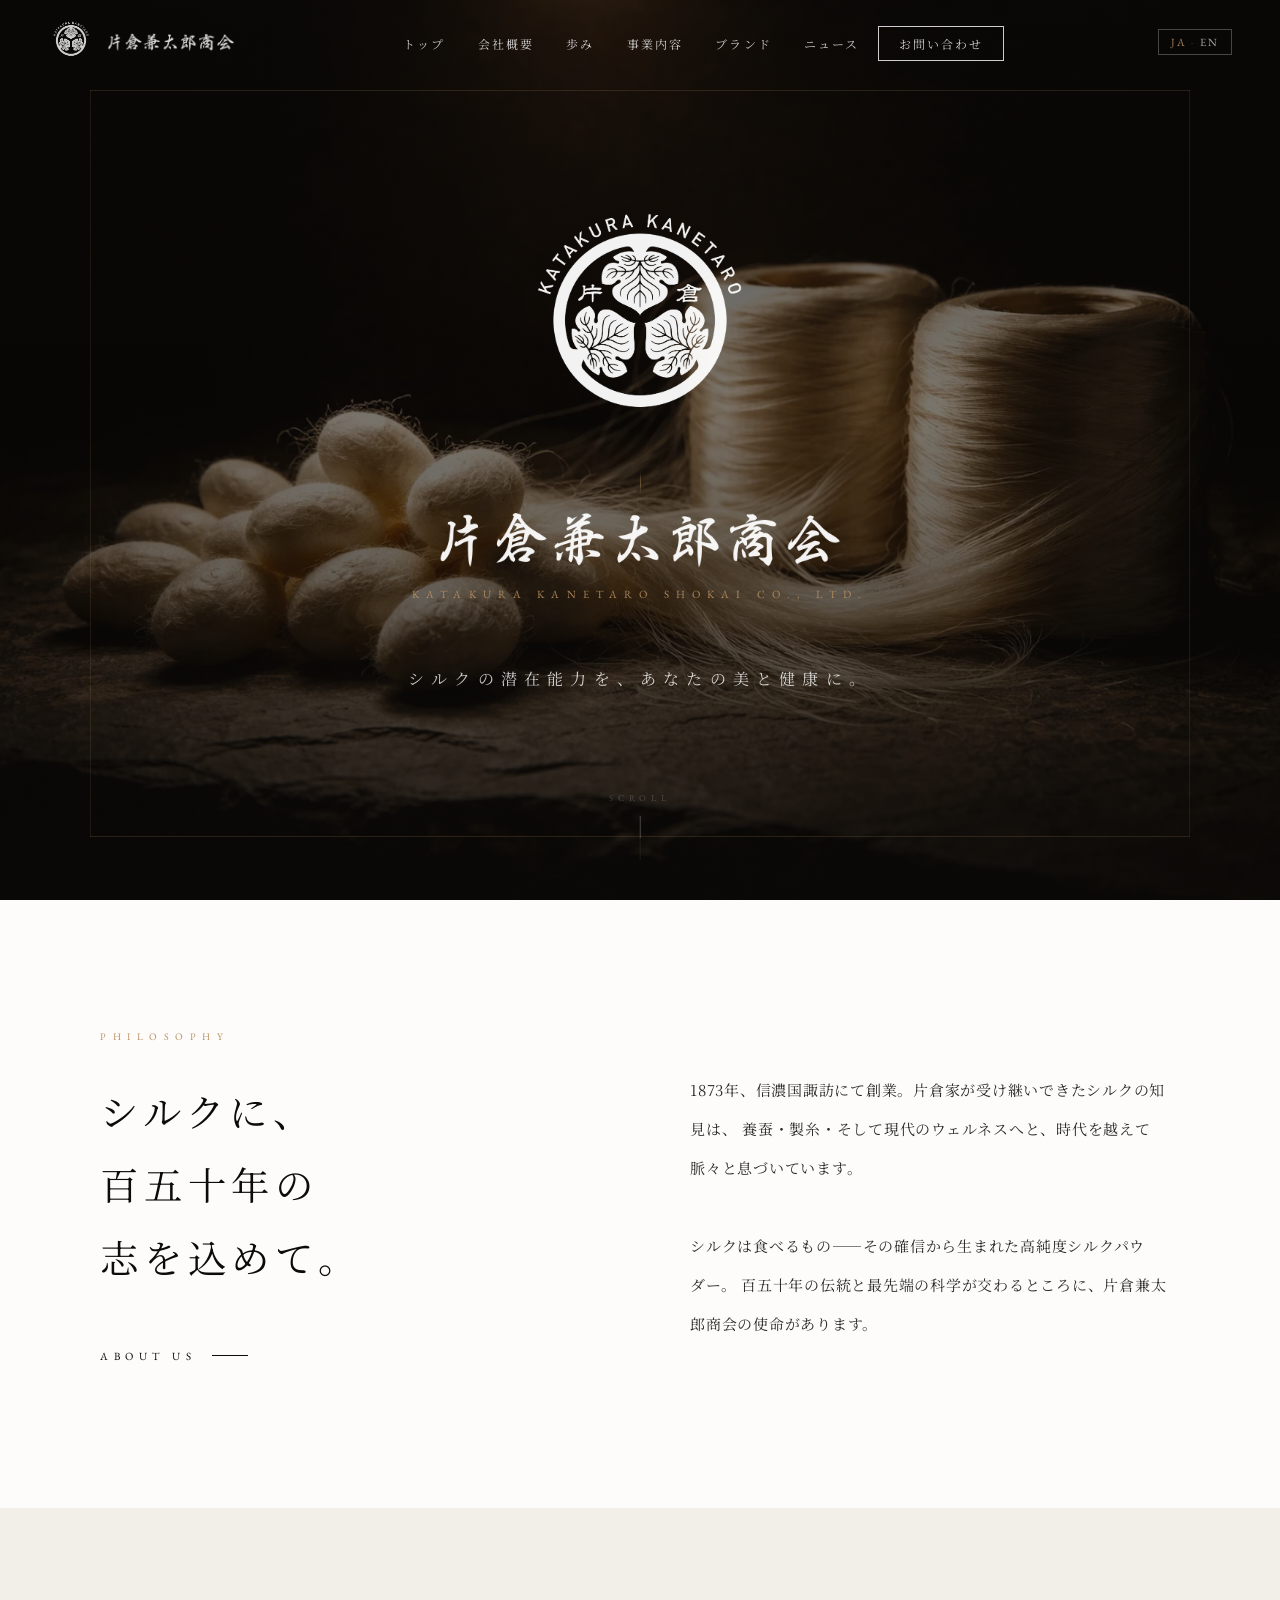
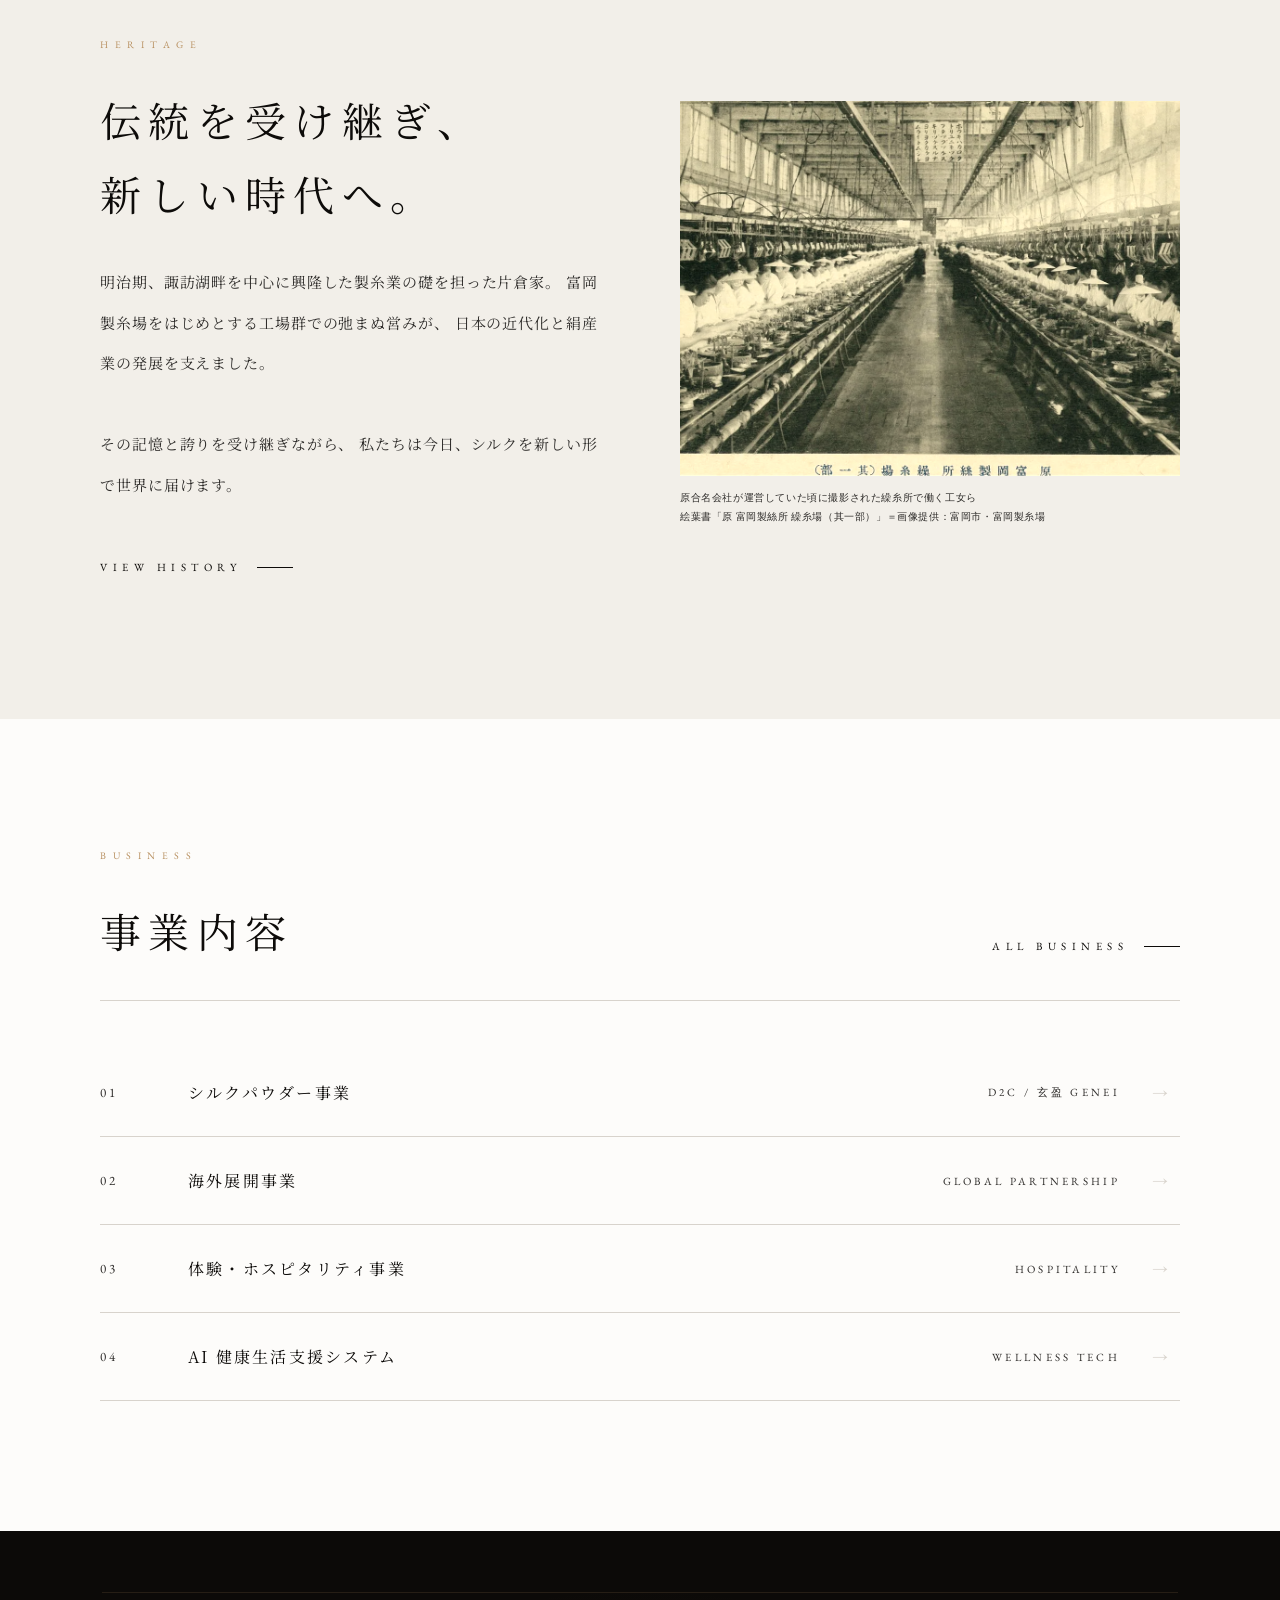
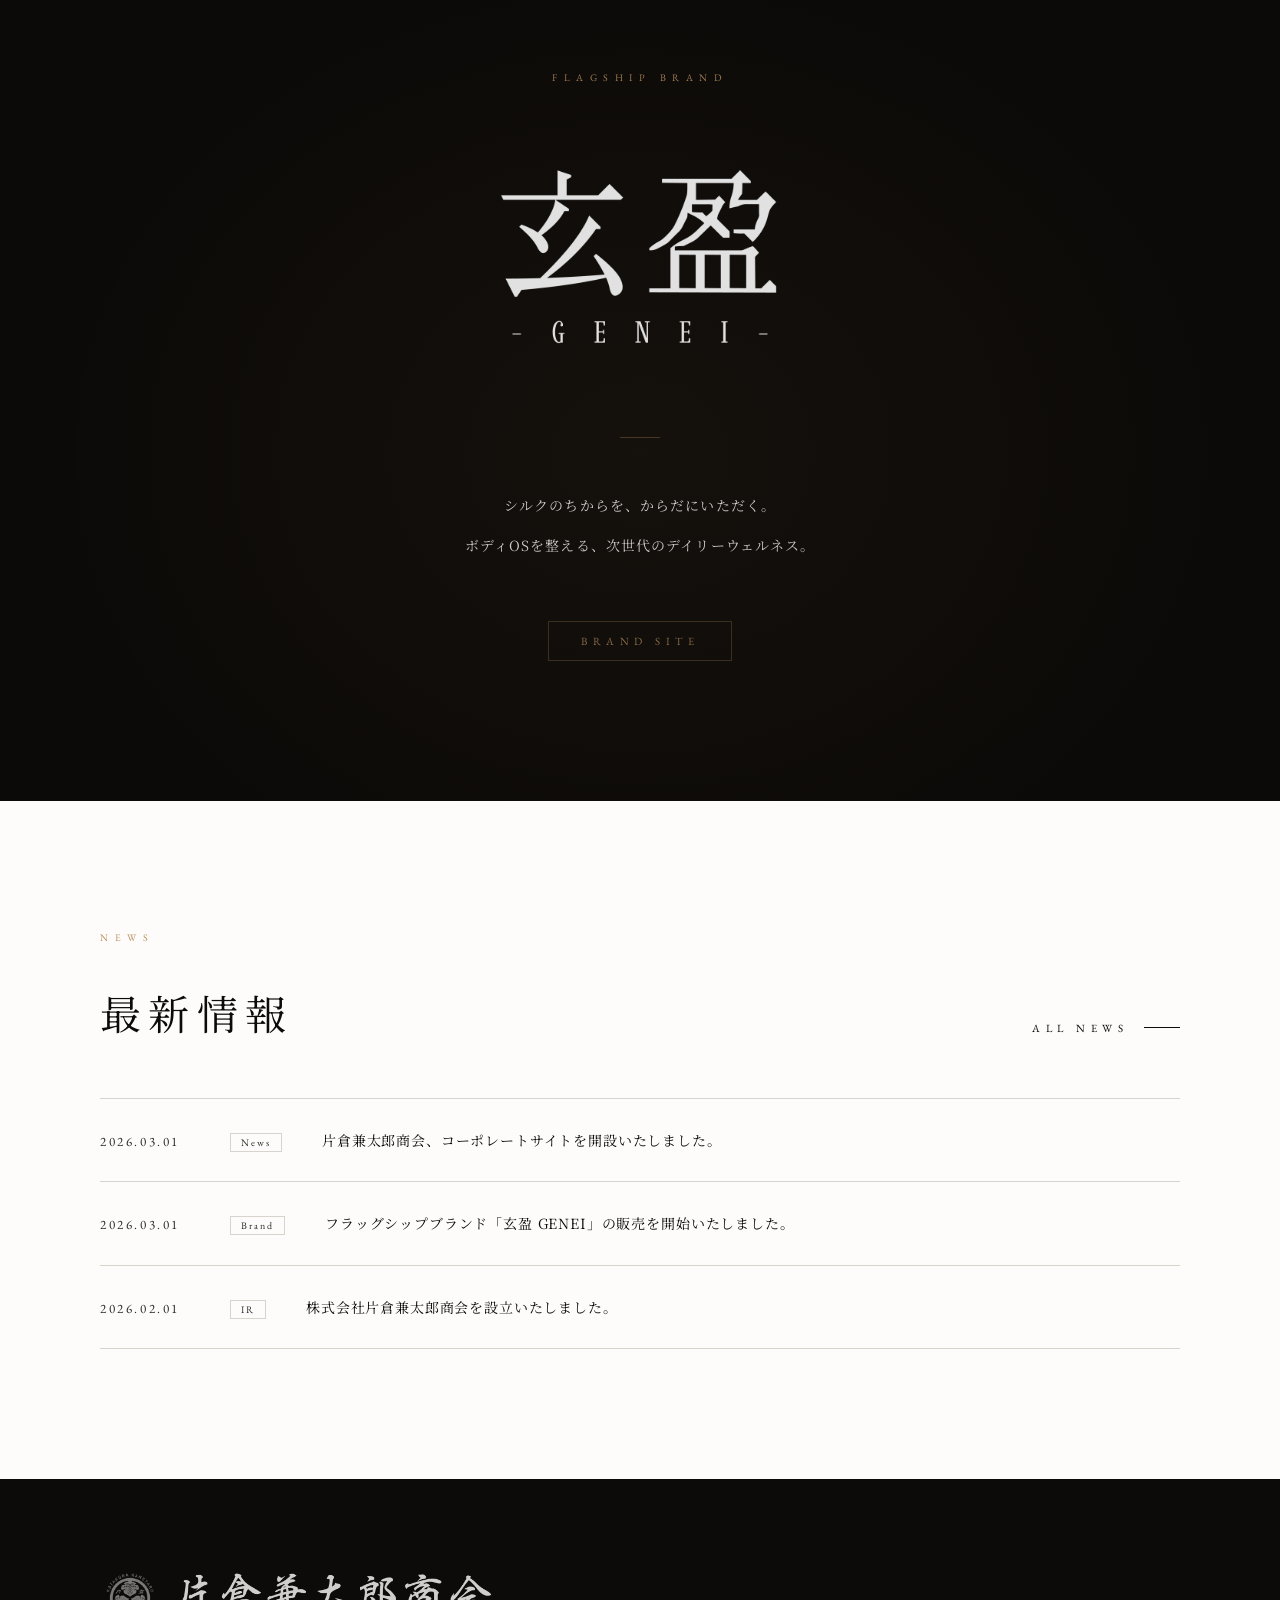
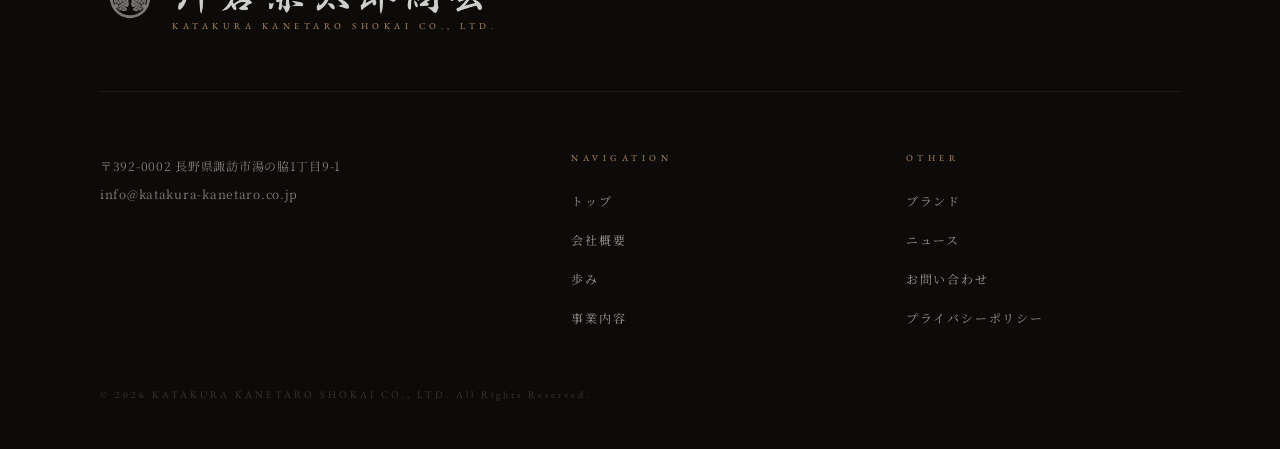
<file: index.html>
<!DOCTYPE html>
<html lang="ja">
<head>
  <meta charset="utf-8"/>
  <meta name="viewport" content="width=device-width, initial-scale=1.0, viewport-fit=cover"/>
  <title>片倉兼太郎商会 | KATAKURA KANETARO SHOKAI CO., LTD.</title>
  <meta name="description" content="株式会社片倉兼太郎商会の公式サイト。1873年創業のシルクの知見を基に、シルクパウダーとウェルネスブランド「玄盈 GENEI」を展開。長野県諏訪市本社。"/>
  <meta name="robots" content="index, follow"/>
  <meta name="theme-color" content="#0c0a08"/>
  <link rel="canonical" href="https://www.katakura-kanetaro.co.jp/"/>
  <link rel="icon" href="assets/logos/crest.webp" type="image/png"/>
  <link rel="apple-touch-icon" href="assets/logos/crest.webp"/>
  <link rel="preload" href="assets/images/hero.webp" as="image" type="image/webp" fetchpriority="high"/>
  <meta property="og:type" content="website"/>
  <meta property="og:site_name" content="株式会社片倉兼太郎商会"/>
  <meta property="og:locale" content="ja_JP"/>
  <meta property="og:url" content="https://www.katakura-kanetaro.co.jp/"/>
  <meta property="og:title" content="片倉兼太郎商会 | KATAKURA KANETARO SHOKAI CO., LTD."/>
  <meta property="og:description" content="株式会社片倉兼太郎商会の公式サイト。1873年創業のシルクの知見を基に、シルクパウダーとウェルネスブランド「玄盈 GENEI」を展開。長野県諏訪市本社。"/>
  <meta property="og:image" content="https://www.katakura-kanetaro.co.jp/assets/images/hero.webp"/>
  <meta property="og:image:alt" content="片倉兼太郎商会 コーポレートサイト"/>
  <meta name="twitter:card" content="summary_large_image"/>
  <meta name="twitter:title" content="片倉兼太郎商会 | KATAKURA KANETARO SHOKAI CO., LTD."/>
  <meta name="twitter:description" content="株式会社片倉兼太郎商会の公式サイト。1873年創業のシルクの知見を基に、シルクパウダーとウェルネスブランド「玄盈 GENEI」を展開。"/>
  <meta name="twitter:image" content="https://www.katakura-kanetaro.co.jp/assets/images/hero.webp"/>
  <script type="application/ld+json">
  {
    "@context": "https://schema.org",
    "@graph": [
      {
        "@type": "WebSite",
        "@id": "https://www.katakura-kanetaro.co.jp/#website",
        "url": "https://www.katakura-kanetaro.co.jp/",
        "name": "株式会社片倉兼太郎商会",
        "description": "1873年創業。シルクパウダーとウェルネスブランドの開発・展開。",
        "publisher": { "@id": "https://www.katakura-kanetaro.co.jp/#organization" },
        "inLanguage": "ja"
      },
      {
        "@type": "Organization",
        "@id": "https://www.katakura-kanetaro.co.jp/#organization",
        "name": "株式会社片倉兼太郎商会",
        "alternateName": ["KATAKURA KANETARO SHOKAI CO., LTD.", "片倉兼太郎商会"],
        "url": "https://www.katakura-kanetaro.co.jp/",
        "logo": "https://www.katakura-kanetaro.co.jp/assets/logos/crest.webp",
        "email": "info@katakura-kanetaro.co.jp",
        "address": {
          "@type": "PostalAddress",
          "postalCode": "392-0002",
          "addressRegion": "長野県",
          "addressLocality": "諏訪市",
          "streetAddress": "湯の脇1丁目9-1"
        }
      }
    ]
  }
  </script>
  <link rel="preconnect" href="https://fonts.googleapis.com"/>
  <link rel="preconnect" href="https://fonts.gstatic.com" crossorigin/>
  <link rel="preload" as="style" href="https://fonts.googleapis.com/css2?family=Noto+Serif+JP:wght@200;300;400;500;700&family=EB+Garamond:ital,wght@0,300;0,400;0,500;1,300;1,400&display=swap"/>
  <link rel="stylesheet" href="https://fonts.googleapis.com/css2?family=Noto+Serif+JP:wght@200;300;400;500;700&family=EB+Garamond:ital,wght@0,300;0,400;0,500;1,300;1,400&display=swap" media="print" onload="this.media='all'"/>
  <noscript><link rel="stylesheet" href="https://fonts.googleapis.com/css2?family=Noto+Serif+JP:wght@200;300;400;500;700&family=EB+Garamond:ital,wght@0,300;0,400;0,500;1,300;1,400&display=swap"/></noscript>
  <link rel="stylesheet" href="style.css"/>
  <style>

/* ── HERO ── */
.hero {
  height: 100vh;       /* fallback */
  height: 100svh;      /* iOS Safariのアドレスバー込みvhバグ修正 */
  min-height: 620px;
  background-color: #0c0a08;
  background-image:
    linear-gradient(to bottom,
      rgba(12,10,8,0.72) 0%,
      rgba(12,10,8,0.55) 45%,
      rgba(12,10,8,0.78) 100%),
    url('assets/images/hero.webp');
  background-size: cover;
  background-position: center 30%;
  position: relative;
  display: flex;
  align-items: center;
  justify-content: center;
  overflow: hidden;
}
/* Frame lines */
.hero-frame {
  position: absolute;
  inset: 10% 7% 7%;
  pointer-events: none;
}
.hero-frame-top,
.hero-frame-bottom {
  position: absolute;
  left: 0; right: 0;
  height: 1px;
  background: rgba(184, 144, 96, 0.18);
}
.hero-frame-top { top: 0; }
.hero-frame-bottom { bottom: 0; }
.hero-frame-left,
.hero-frame-right {
  position: absolute;
  top: 0; bottom: 0;
  width: 1px;
  background: rgba(184, 144, 96, 0.12);
}
.hero-frame-left { left: 0; }
.hero-frame-right { right: 0; }

/* Center content */
.hero-center {
  text-align: center;
  position: relative;
  z-index: 1;
  display: flex;
  flex-direction: column;
  align-items: center;
  padding: 0 2rem;
}
.hero-crest {
  width: 260px;
  height: 260px;
  object-fit: contain;
  filter: invert(1);
  opacity: 0.95;
  margin-bottom: 0.75rem;
}
.hero-gold-bar {
  width: 1px;
  height: 24px;
  background: linear-gradient(to bottom, transparent, rgba(184,144,96,0.45), transparent);
  margin-bottom: 0.75rem;
}
.hero-name-jp {
  height: 64px;
  width: auto;
  display: block;
  filter: brightness(0) invert(1);
  opacity: 0.95;
  margin-bottom: 1rem;
}
.hero-name-en {
  font-family: 'EB Garamond', serif;
  font-size: 11px;
  letter-spacing: 0.65em;
  color: rgba(184, 144, 96, 0.9);
  display: block;
  margin-bottom: 3.5rem;
  text-transform: uppercase;
}
.hero-catch {
  font-size: clamp(13px, 1.4vw, 16px);
  font-weight: 400;
  letter-spacing: 0.45em;
  color: rgba(255,255,255,0.78);
  line-height: 2.8;
}

/* Scroll indicator */
.hero-scroll {
  position: absolute;
  bottom: 2.5rem;
  left: 50%;
  transform: translateX(-50%);
  display: flex;
  flex-direction: column;
  align-items: center;
  gap: 0.75rem;
  text-decoration: none;
}
.hero-scroll-text {
  font-family: 'EB Garamond', serif;
  font-size: 9px;
  letter-spacing: 0.55em;
  color: rgba(255,255,255,0.2);
  text-transform: uppercase;
}
.hero-scroll-line {
  width: 1px;
  height: 44px;
  position: relative;
  overflow: hidden;
  background: rgba(255,255,255,0.08);
}
.hero-scroll-line::after {
  content: '';
  position: absolute;
  top: 0; left: 0; right: 0;
  height: 50%;
  background: rgba(255,255,255,0.35);
  animation: scrollDown 2s cubic-bezier(0.4,0,0.2,1) infinite;
}
@keyframes scrollDown {
  0%   { transform: translateY(-100%); }
  100% { transform: translateY(200%); }
}

/* ── INTRO ── */
.intro-sec { background: var(--white); }
.intro-layout {
  display: grid;
  grid-template-columns: 1fr 1fr;
  gap: 100px;
  align-items: start;
}
.intro-heading {
  font-size: clamp(24px, 3vw, 40px);
  font-weight: 400;
  letter-spacing: 0.15em;
  line-height: 1.9;
  margin-top: 2rem;
}
.intro-body {
  font-family: 'Noto Serif JP', serif;
  font-size: 15px;
  font-weight: 400;
  line-height: 2.6;
  color: var(--gray);
  letter-spacing: 0.05em;
  margin-top: 2.5rem;
}

/* ── LEGACY ── */
.legacy-sec { background: var(--stone); }
.legacy-layout {
  display: grid;
  grid-template-columns: 1fr 1fr;
  gap: 80px;
  align-items: center;
}
.legacy-photo {
  width: 100%;
  display: block;
  aspect-ratio: 4/3;
  object-fit: cover;
  filter: sepia(0.25) contrast(1.06);
}
.legacy-photo-caption {
  font-family: 'EB Garamond', serif;
  font-size: 10px;
  line-height: 1.9;
  letter-spacing: 0.06em;
  color: var(--gray);
  margin-top: 0.75rem;
  display: block;
}

/* ── BUSINESS ── */
.biz-sec { background: var(--white); }
.biz-header {
  display: flex;
  justify-content: space-between;
  align-items: flex-end;
  margin-bottom: 3rem;
  padding-bottom: 2rem;
  border-bottom: 1px solid var(--ash);
}
.biz-list { }
.biz-row {
  display: grid;
  grid-template-columns: 56px 1fr auto 28px;
  align-items: center;
  gap: 2rem;
  padding: 2rem 0;
  border-bottom: 1px solid var(--ash);
  text-decoration: none;
  color: var(--black);
  transition: opacity 0.2s;
}
.biz-row:hover { opacity: 0.5; }
.biz-row-num {
  font-family: 'EB Garamond', serif;
  font-size: 13px;
  letter-spacing: 0.25em;
  color: var(--gray);
}
.biz-row-name {
  font-size: 16px;
  letter-spacing: 0.14em;
}
.biz-row-sub {
  font-family: 'EB Garamond', serif;
  font-size: 11px;
  letter-spacing: 0.3em;
  color: var(--gray);
  text-transform: uppercase;
}
.biz-row-arrow {
  font-family: 'EB Garamond', serif;
  font-size: 16px;
  color: var(--ash);
  transition: transform 0.25s, color 0.25s;
}
.biz-row:hover .biz-row-arrow { transform: translateX(5px); color: var(--gray); }

/* ── GENEI BRAND ── */
.genei-sec {
  background: #0c0a08;
  padding: 140px 3rem;
  text-align: center;
  position: relative;
  overflow: hidden;
}
.genei-sec::before {
  content: '';
  position: absolute;
  inset: 0;
  background: radial-gradient(ellipse at center 60%, rgba(184,144,96,0.05) 0%, transparent 65%);
  pointer-events: none;
}
/* Gold horizontal frame */
.genei-sec::after {
  content: '';
  position: absolute;
  left: 8%; right: 8%;
  top: 7%;
  height: 1px;
  background: rgba(184, 144, 96, 0.15);
}
.genei-inner {
  max-width: 640px;
  margin: 0 auto;
  position: relative;
  z-index: 1;
}
.genei-label {
  font-family: 'EB Garamond', serif;
  font-size: 10px;
  letter-spacing: 0.65em;
  color: rgba(184,144,96,0.85);
  text-transform: uppercase;
  display: block;
  margin-bottom: 3rem;
}
.genei-logo {
  width: clamp(200px, 36vw, 340px);
  height: auto;
  display: block;
  margin: 0 auto 3.5rem;
  filter: brightness(0) invert(1);
  opacity: 0.88;
}
.genei-gold-line {
  width: 40px;
  height: 1px;
  background: rgba(184,144,96,0.3);
  margin: 0 auto 3rem;
}
.genei-body {
  font-size: 14px;
  line-height: 2.8;
  color: rgba(255,255,255,0.78);
  letter-spacing: 0.08em;
  margin-bottom: 3.5rem;
}
.genei-link {
  display: inline-flex;
  align-items: center;
  gap: 1rem;
  font-family: 'EB Garamond', serif;
  font-size: 11px;
  letter-spacing: 0.5em;
  color: rgba(184,144,96,0.7);
  text-decoration: none;
  text-transform: uppercase;
  border: 1px solid rgba(184,144,96,0.25);
  padding: 12px 32px;
  transition: all 0.35s;
}
.genei-link:hover {
  background: rgba(184,144,96,0.08);
  border-color: rgba(184,144,96,0.55);
  color: rgba(184,144,96,1);
}

/* ── NEWS ── */
.news-sec { background: var(--white); }
.news-header {
  display: flex;
  justify-content: space-between;
  align-items: flex-end;
  margin-bottom: 3rem;
}

/* ── RESPONSIVE ── */
@media (max-width: 900px) {
  .intro-layout { grid-template-columns: 1fr; gap: 3rem; }
  .intro-body { margin-top: 0; }
  .legacy-layout { grid-template-columns: 1fr; gap: 3rem; }
  .biz-row { grid-template-columns: 40px 1fr; }
  .biz-row-sub, .biz-row-arrow { display: none; }
}
@media (max-width: 640px) {
  .hero-crest { width: 120px; height: 120px; }
  .hero-name-jp { height: 48px; }
  .hero-name-en { letter-spacing: 0.15em; font-size: 9px; }
  .hero-catch { letter-spacing: 0.08em; line-height: 2.2; font-size: 12px; }
  .genei-sec { padding: 80px 1.5rem; }
  .genei-title-jp { letter-spacing: 0.2em; }
  .genei-title-en { letter-spacing: 0.3em; font-size: 16px; }
  .news-header { flex-direction: column; align-items: flex-start; gap: 1.5rem; }
  .biz-header { flex-direction: column; align-items: flex-start; gap: 1rem; }
  .intro-layout { gap: 2rem; }
}
  </style>
<script type="text/javascript">
    // 計測は本番ドメインのみ（プレビュー・社内確認は除外）
    if (location.hostname.endsWith('katakura-kanetaro.co.jp')) {
    (function(c,l,a,r,i,t,y){
        c[a]=c[a]||function(){(c[a].q=c[a].q||[]).push(arguments)};
        t=l.createElement(r);t.async=1;t.src="https://www.clarity.ms/tag/"+i;
        y=l.getElementsByTagName(r)[0];y.parentNode.insertBefore(t,y);
    })(window, document, "clarity", "script", "y46qo7iu3i");
    }
</script>
<script type="text/javascript">
    // GA4計測も本番ドメインのみ（プレビュー・社内確認は除外）
    if (location.hostname.endsWith('katakura-kanetaro.co.jp')) {
        var gaEl = document.createElement('script');
        gaEl.async = true;
        gaEl.src = 'https://www.googletagmanager.com/gtag/js?id=G-ZVNGG28WLH';
        document.head.appendChild(gaEl);
        window.dataLayer = window.dataLayer || [];
        window.gtag = function(){dataLayer.push(arguments);};
        gtag('js', new Date());
        gtag('config', 'G-ZVNGG28WLH');
    }
</script>
</head>
<body>

<!-- ── NAVIGATION ── -->
<nav class="site-nav" id="site-nav">
  <div class="nav-inner">
    <a href="index.html" class="nav-logo">
      <img src="assets/logos/crest.webp" alt="片倉兼太郎商会" class="nav-logo-crest"/>
      <img src="assets/logos/text.webp" alt="片倉兼太郎商会" class="nav-logo-jp"/>
    </a>
    <ul class="nav-menu">
      <li><a href="index.html" data-en="Top">トップ</a></li>
      <li><a href="about.html" data-en="About">会社概要</a></li>
      <li><a href="history.html" data-en="History">歩み</a></li>
      <li><a href="business.html" data-en="Business">事業内容</a></li>
      <li><a href="brand.html" data-en="Brand">ブランド</a></li>
      <li><a href="news.html" data-en="News">ニュース</a></li>
      <li><a href="contact.html" class="nav-contact" data-en="Contact">お問い合わせ</a></li>
    </ul>
    <button class="lang-toggle" id="lang-toggle" aria-label="Language / 言語"><span class="lt-ja">JA</span><span class="lt-dot"> · </span><span class="lt-en">EN</span></button>
    <button class="nav-hamburger" id="hamburger" aria-label="メニュー">
      <span></span><span></span><span></span>
    </button>
  </div>
  <div class="nav-mobile" id="nav-mobile">
    <a href="index.html" data-en="Top">トップ</a>
    <a href="about.html" data-en="About">会社概要</a>
    <a href="history.html" data-en="History">歩み</a>
    <a href="business.html" data-en="Business">事業内容</a>
    <a href="brand.html" data-en="Brand">ブランド</a>
    <a href="news.html" data-en="News">ニュース</a>
    <a href="contact.html" data-en="Contact">お問い合わせ</a>
    <button class="lang-toggle" aria-label="Language / 言語"><span class="lt-ja">JA</span><span class="lt-dot"> · </span><span class="lt-en">EN</span></button>
  </div>
</nav>

<!-- ── HERO ── -->
<section class="hero">
  <div class="hero-frame">
    <span class="hero-frame-top"></span>
    <span class="hero-frame-bottom"></span>
    <span class="hero-frame-left"></span>
    <span class="hero-frame-right"></span>
  </div>
  <div class="hero-center">
    <h1 class="sr-only">株式会社片倉兼太郎商会 — シルクとウェルネス</h1>
    <img src="assets/logos/crest.webp" alt="片倉兼太郎商会 家紋" class="hero-crest"/>
    <div class="hero-gold-bar"></div>
    <img src="assets/logos/text.webp" alt="片倉兼太郎商会" class="hero-name-jp"/>
    <span class="hero-name-en">KATAKURA KANETARO SHOKAI CO., LTD.</span>
    <p class="hero-catch" data-en="Harnessing the power of silk — for your beauty and wellbeing.">シルクの潜在能力を、あなたの美と健康に。</p>
  </div>
  <div class="hero-scroll">
    <span class="hero-scroll-text">Scroll</span>
    <span class="hero-scroll-line"></span>
  </div>
</section>

<!-- ── INTRO ── -->
<section class="intro-sec section">
  <div class="section-inner">
    <div class="intro-layout">
      <div>
        <span class="section-label">Philosophy</span>
        <h2 class="intro-heading" data-en="One hundred and fifty years<br/>of dedication,<br/>woven into silk.">シルクに、<br/>百五十年の<br/>志を込めて。</h2>
        <a href="about.html" class="read-more">About Us</a>
      </div>
      <div>
        <p class="intro-body" data-en="Founded in 1873 in Suwa, Shinano Province. The knowledge of silk passed down through the Katakura family lives on across the ages — from sericulture and silk reeling to modern wellness.<br/><br/>Silk is something to be consumed. From that conviction emerged a high-purity silk powder. At the intersection of 150 years of tradition and cutting-edge science lies the mission of Katakura Kanetaro Shokai.">
          1873年、信濃国諏訪にて創業。片倉家が受け継いできたシルクの知見は、
          養蚕・製糸・そして現代のウェルネスへと、時代を越えて脈々と息づいています。<br/><br/>
          シルクは食べるもの——その確信から生まれた高純度シルクパウダー。
          百五十年の伝統と最先端の科学が交わるところに、片倉兼太郎商会の使命があります。
        </p>
      </div>
    </div>
  </div>
</section>

<!-- ── LEGACY ── -->
<section class="legacy-sec section">
  <div class="section-inner">
    <div class="legacy-layout">
      <div>
        <span class="section-label">Heritage</span>
        <h2 class="section-title" data-en="Inheriting tradition,<br/>embracing a new era.">伝統を受け継ぎ、<br/>新しい時代へ。</h2>
        <p class="section-body" data-en="The Katakura family was a cornerstone of the silk-reeling industry that flourished around Lake Suwa during the Meiji era. Their tireless work across mills including the Tomioka Silk Mill supported Japan&#39;s modernization and the development of the silk industry.<br/><br/>Carrying forward that memory and pride, we deliver silk to the world in a new form today.">
          明治期、諏訪湖畔を中心に興隆した製糸業の礎を担った片倉家。
          富岡製糸場をはじめとする工場群での弛まぬ営みが、
          日本の近代化と絹産業の発展を支えました。<br/><br/>
          その記憶と誇りを受け継ぎながら、
          私たちは今日、シルクを新しい形で世界に届けます。
        </p>
        <a href="history.html" class="read-more">View History</a>
      </div>
      <figure>
        <img src="assets/images/tomioka_silk_mill.webp" alt="富岡製糸場 繰糸場で働く工女ら" class="legacy-photo"/ loading="lazy" decoding="async">
        <figcaption class="legacy-photo-caption" data-en="Female workers at the reeling hall, photographed during the Hara Gomei Co. era.<br/>Postcard: &quot;Hara Tomioka Silk Mill — Reeling Hall&quot; — Courtesy of Tomioka City · Tomioka Silk Mill">
          原合名会社が運営していた頃に撮影された繰糸所で働く工女ら<br/>
          絵葉書「原 富岡製絲所 繰糸場（其一部）」＝画像提供：富岡市・富岡製糸場
        </figcaption>
      </figure>
    </div>
  </div>
</section>

<!-- ── BUSINESS ── -->
<section class="biz-sec section">
  <div class="section-inner">
    <div class="biz-header">
      <div>
        <span class="section-label">Business</span>
        <h2 class="section-title" data-en="Our Business">事業内容</h2>
      </div>
      <a href="business.html" class="read-more">All Business</a>
    </div>
    <div class="biz-list">
      <a href="business.html#silk" class="biz-row">
        <span class="biz-row-num">01</span>
        <span class="biz-row-name" data-en="Silk Powder Business">シルクパウダー事業</span>
        <span class="biz-row-sub">D2C / 玄盈 GENEI</span>
        <span class="biz-row-arrow">→</span>
      </a>
      <a href="business.html#global" class="biz-row">
        <span class="biz-row-num">02</span>
        <span class="biz-row-name" data-en="Global Expansion">海外展開事業</span>
        <span class="biz-row-sub">Global Partnership</span>
        <span class="biz-row-arrow">→</span>
      </a>
      <a href="business.html#hospitality" class="biz-row">
        <span class="biz-row-num">03</span>
        <span class="biz-row-name" data-en="Hospitality &amp; Experience">体験・ホスピタリティ事業</span>
        <span class="biz-row-sub">Hospitality</span>
        <span class="biz-row-arrow">→</span>
      </a>
      <a href="business.html#ai" class="biz-row">
        <span class="biz-row-num">04</span>
        <span class="biz-row-name" data-en="AI Wellness Support">AI 健康生活支援システム</span>
        <span class="biz-row-sub">Wellness Tech</span>
        <span class="biz-row-arrow">→</span>
      </a>
    </div>
  </div>
</section>

<!-- ── GENEI BRAND ── -->
<section class="genei-sec">
  <div class="genei-inner">
    <span class="genei-label">Flagship Brand</span>
    <img src="assets/logos/genei.webp" alt="玄盈 GENEI" class="genei-logo"/>
    <div class="genei-gold-line"></div>
    <p class="genei-body" data-en="Nourish your body with the power of silk.<br/>Next-generation daily wellness that restores your body&#39;s OS.">
      シルクのちからを、からだにいただく。<br/>
      ボディOSを整える、次世代のデイリーウェルネス。
    </p>
    <a href="brand.html" class="genei-link">Brand Site</a>
  </div>
</section>

<!-- ── NEWS ── -->
<section class="news-sec section">
  <div class="section-inner">
    <div class="news-header">
      <div>
        <span class="section-label">News</span>
        <h2 class="section-title" data-en="Latest News">最新情報</h2>
      </div>
      <a href="news.html" class="read-more">All News</a>
    </div>
    <div class="news-list">
      <a href="news.html" class="news-item">
        <span class="news-date">2026.03.01</span>
        <span class="news-tag">News</span>
        <span class="news-title" data-en="Katakura Kanetaro Shokai has launched its corporate website.">片倉兼太郎商会、コーポレートサイトを開設いたしました。</span>
      </a>
      <a href="news.html" class="news-item">
        <span class="news-date">2026.03.01</span>
        <span class="news-tag">Brand</span>
        <span class="news-title" data-en='Sales of flagship brand "GENEI" have commenced.'>フラッグシップブランド「玄盈 GENEI」の販売を開始いたしました。</span>
      </a>
      <a href="news.html" class="news-item">
        <span class="news-date">2026.02.01</span>
        <span class="news-tag">IR</span>
        <span class="news-title" data-en="Katakura Kanetaro Shokai Co., Ltd. has been established.">株式会社片倉兼太郎商会を設立いたしました。</span>
      </a>
    </div>
  </div>
</section>

<!-- ── FOOTER ── -->
<footer class="site-footer">
  <div class="footer-inner">
    <div class="footer-logo">
      <img src="assets/logos/crest.webp" alt="片倉兼太郎商会"/>
      <div class="footer-logo-text">
        <img src="assets/logos/text.webp" alt="片倉兼太郎商会" class="footer-logo-jp"/>
        <span class="footer-logo-en">KATAKURA KANETARO SHOKAI CO., LTD.</span>
      </div>
    </div>
    <div class="footer-grid">
      <div>
        <address class="footer-addr" data-en="1-9-1 Yunowaki, Suwa City, Nagano 392-0002, Japan&lt;br/&gt;info@katakura-kanetaro.co.jp">
          〒392-0002 長野県諏訪市湯の脇1丁目9-1<br/>
          info@katakura-kanetaro.co.jp
        </address>
      </div>
      <div>
        <span class="footer-nav-label">Navigation</span>
        <ul class="footer-nav-list">
          <li><a href="index.html" data-en="Top">トップ</a></li>
          <li><a href="about.html" data-en="About">会社概要</a></li>
          <li><a href="history.html" data-en="History">歩み</a></li>
          <li><a href="business.html" data-en="Business">事業内容</a></li>
        </ul>
      </div>
      <div>
        <span class="footer-nav-label">Other</span>
        <ul class="footer-nav-list">
          <li><a href="brand.html" data-en="Brand">ブランド</a></li>
          <li><a href="news.html" data-en="News">ニュース</a></li>
          <li><a href="contact.html" data-en="Contact">お問い合わせ</a></li>
          <li><a href="privacy.html" data-en="Privacy Policy">プライバシーポリシー</a></li>
        </ul>
      </div>
    </div>
    <div class="footer-bottom">
      <p class="footer-copy">© 2026 KATAKURA KANETARO SHOKAI CO., LTD. All Rights Reserved.</p>
    </div>
  </div>
</footer>

<script src="assets/js/lang.js"></script>
<script>
  const nav = document.getElementById('site-nav');
  window.addEventListener('scroll', () => {
    nav.classList.toggle('is-scrolled', window.scrollY > 60);
  }, { passive: true });
  const hamburger = document.getElementById('hamburger');
  const navMobile = document.getElementById('nav-mobile');
  hamburger.addEventListener('click', () => {
    navMobile.classList.toggle('open');
  });
  navMobile.querySelectorAll('a').forEach(a => {
    a.addEventListener('click', () => navMobile.classList.remove('open'));
  });
</script>
</body>
</html>
</file>
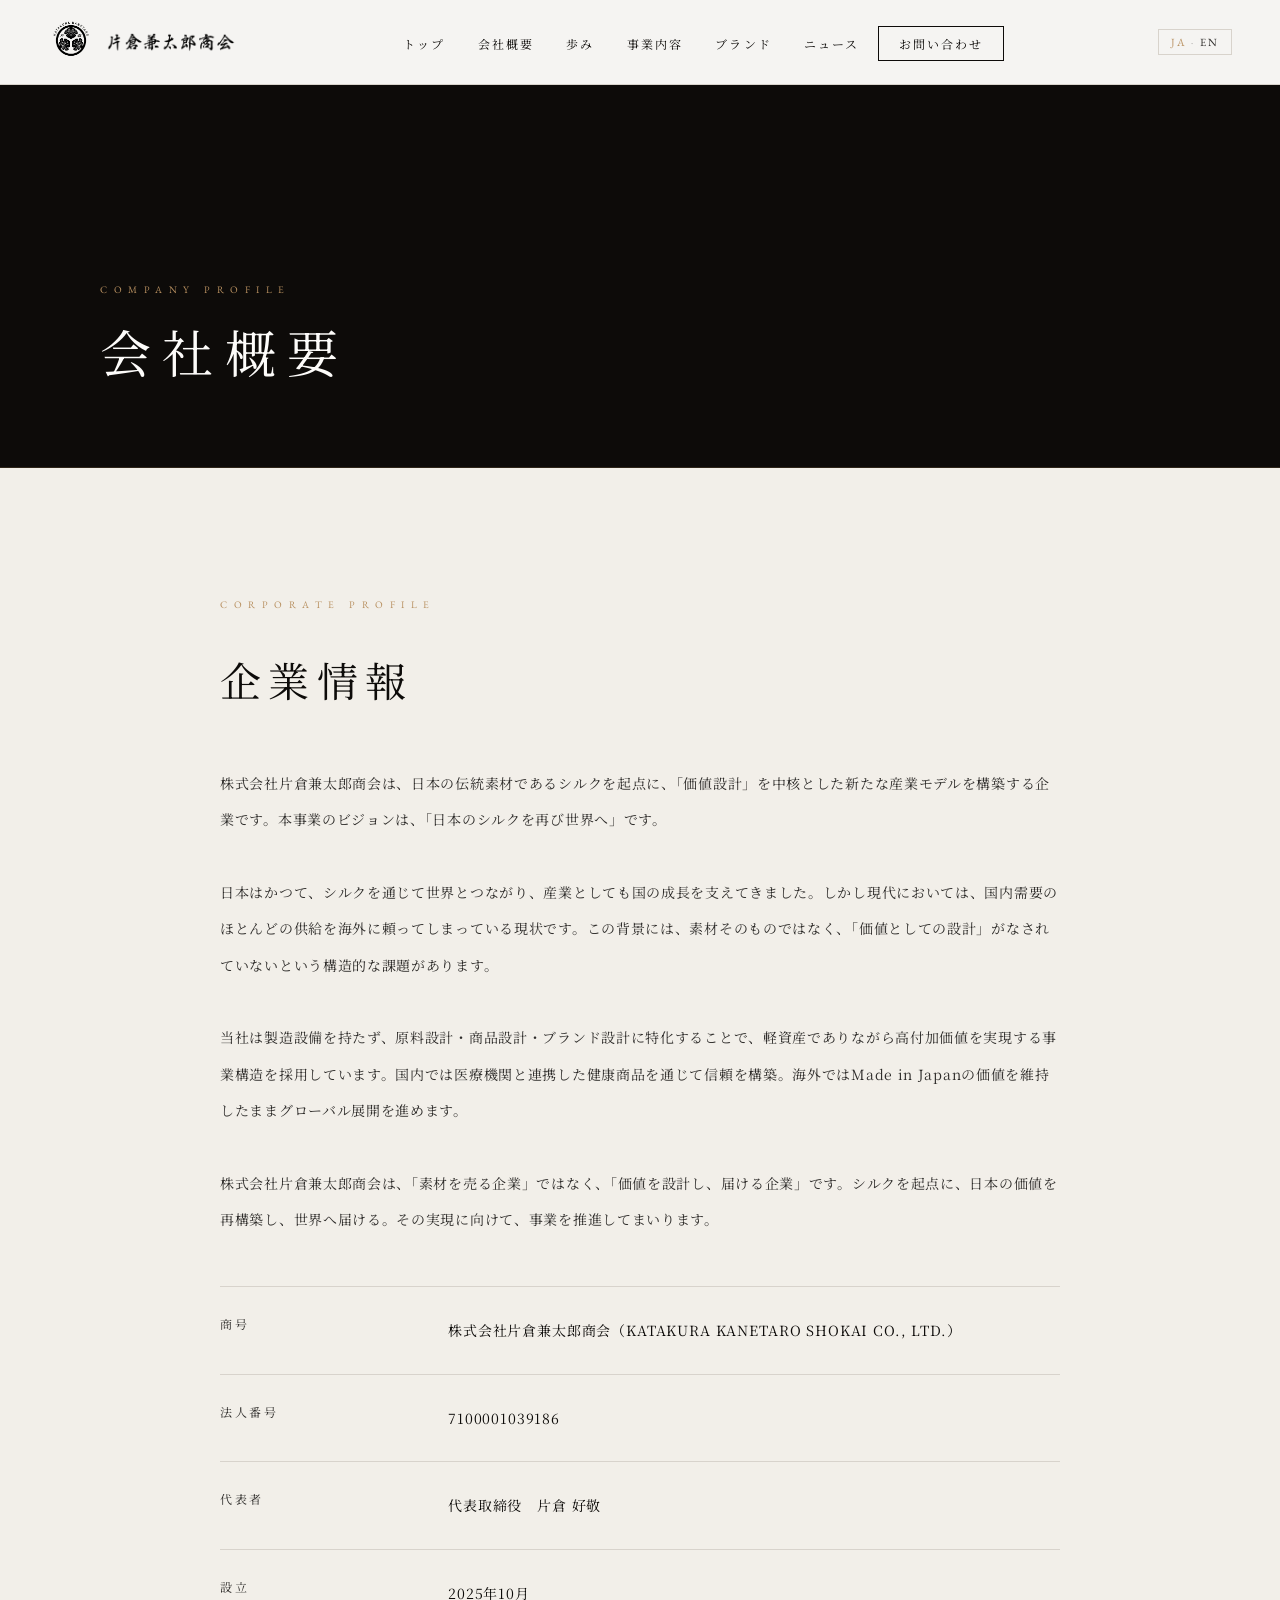
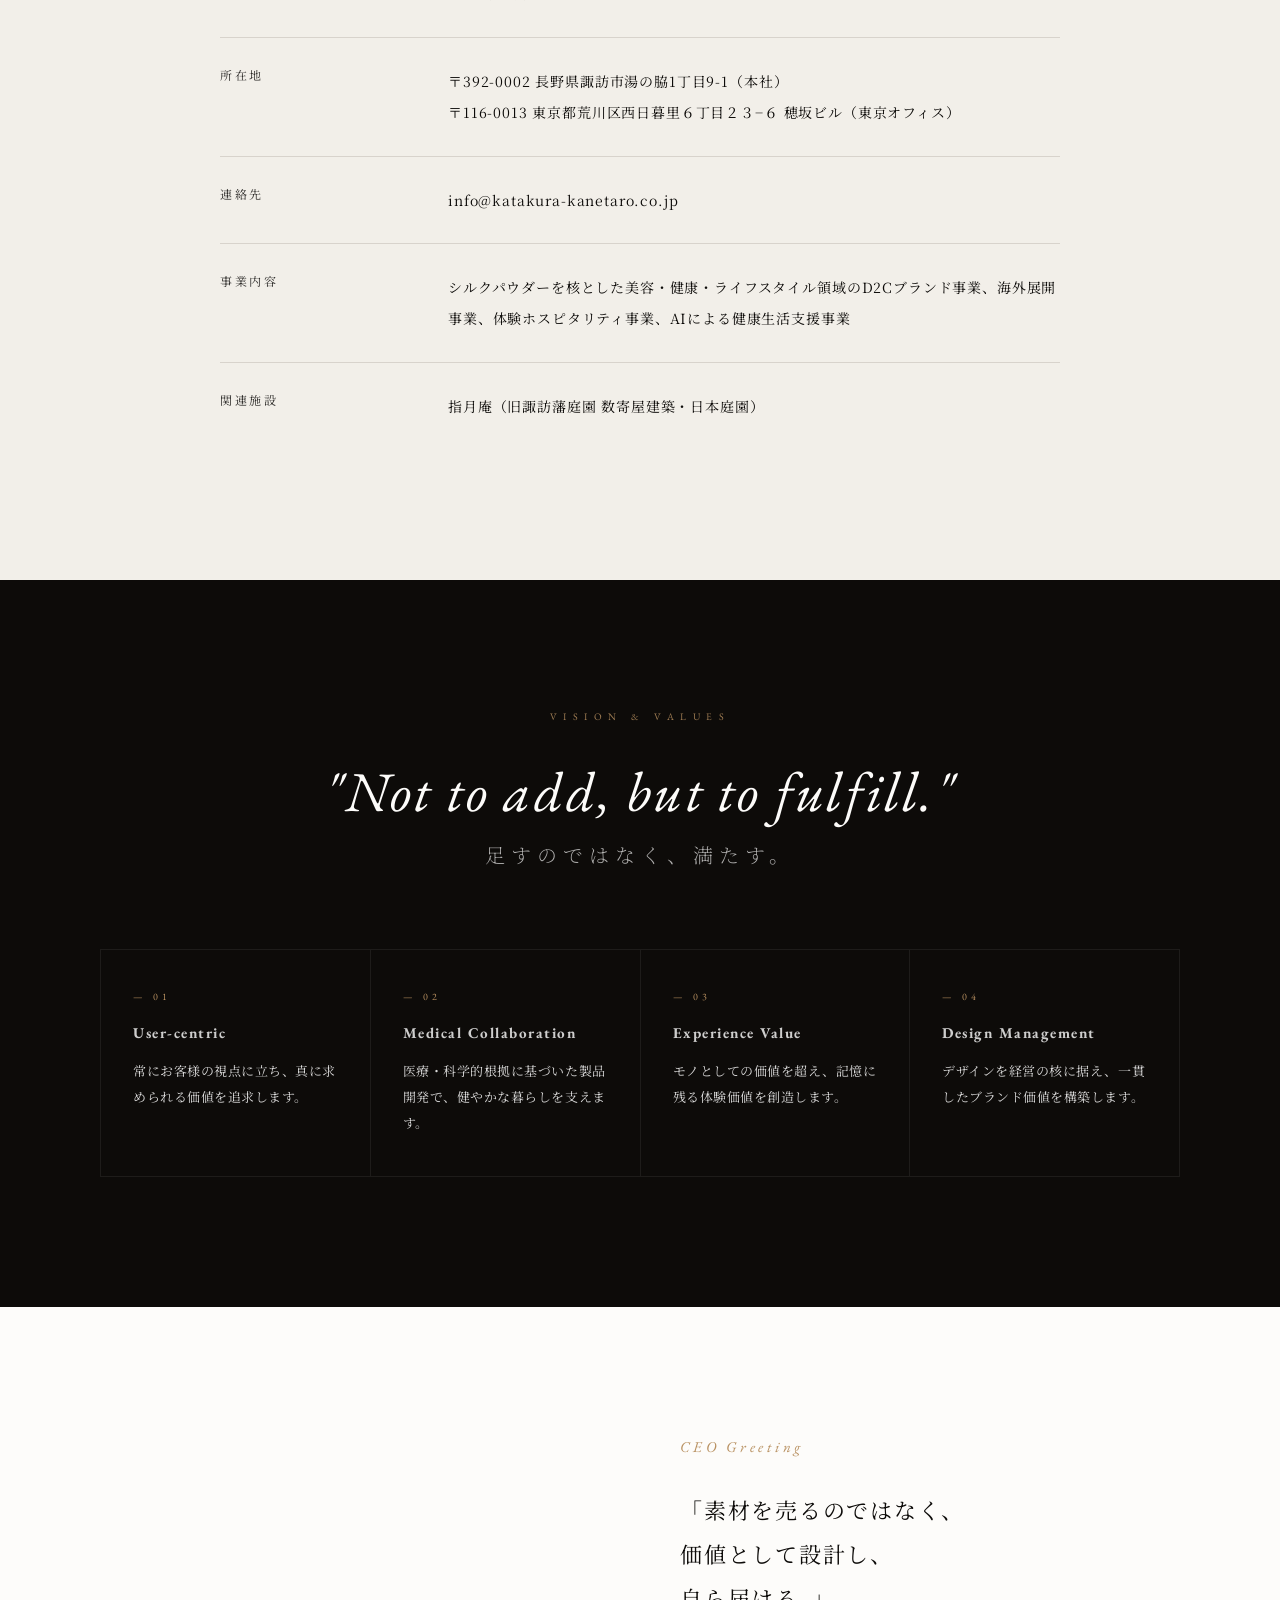
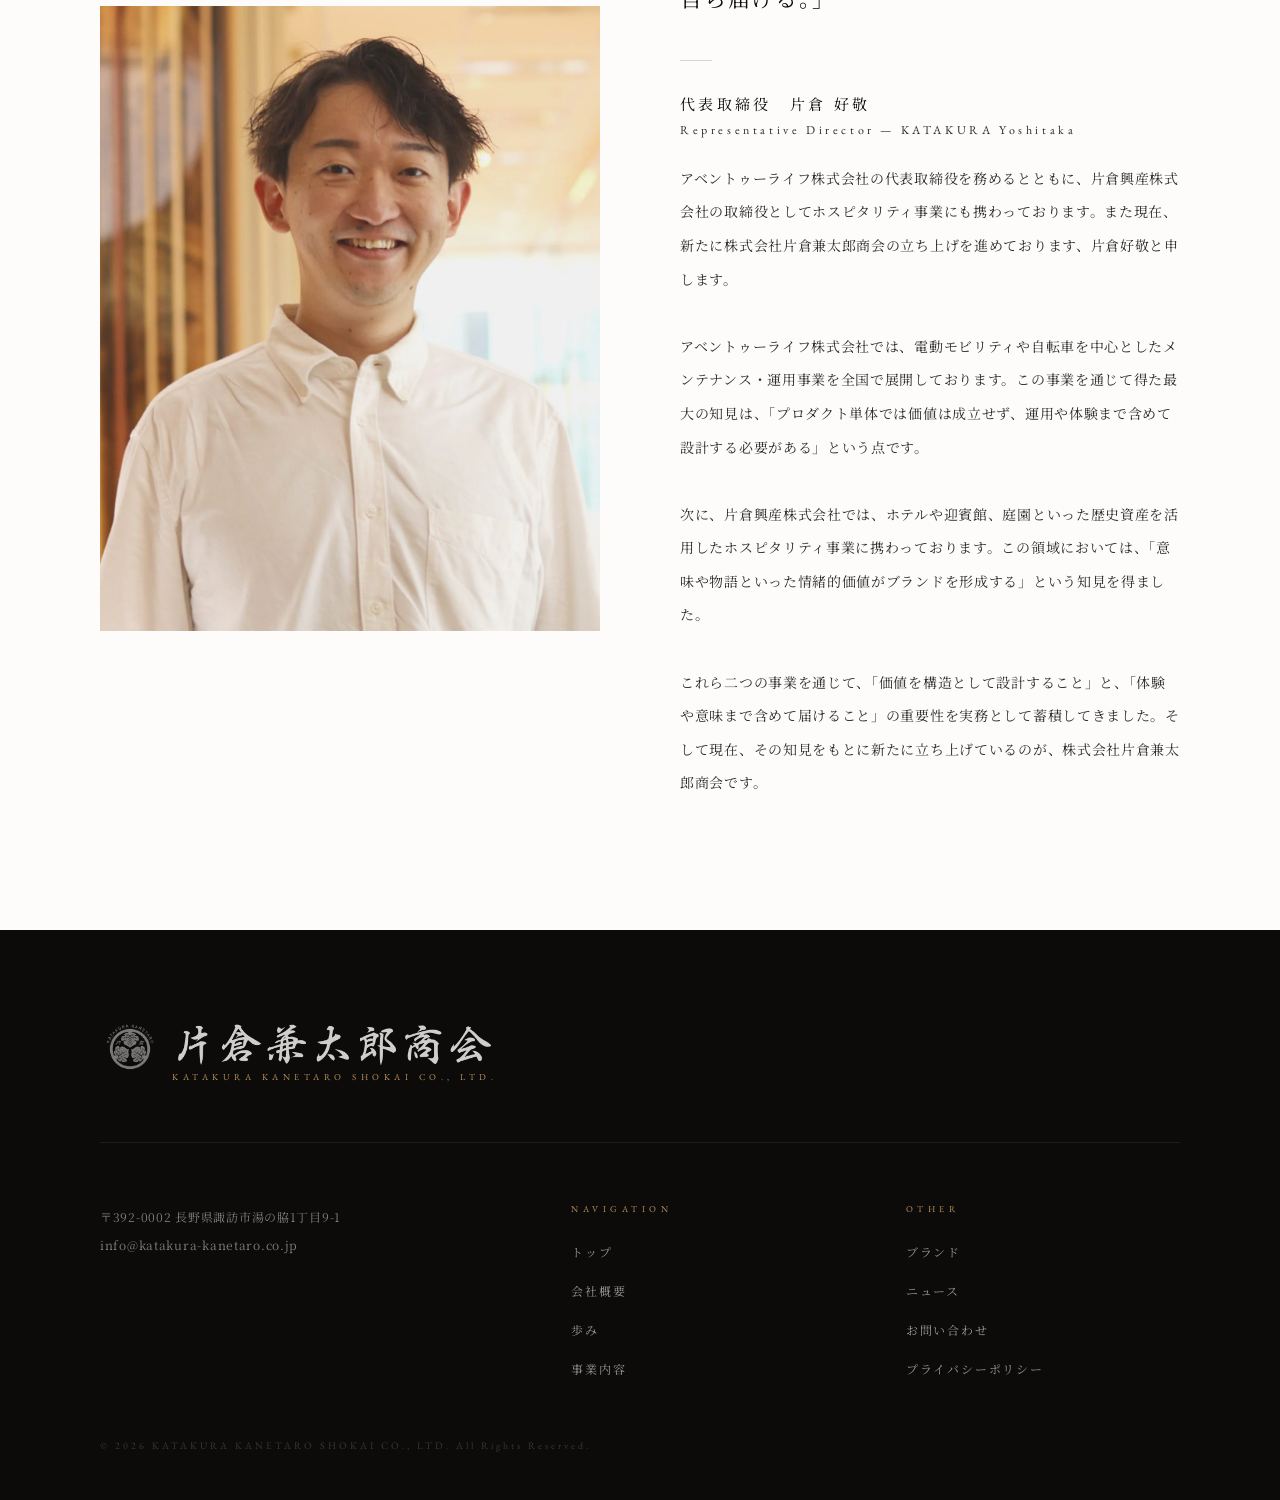
<file: about.html>
<!DOCTYPE html>
<html lang="ja">
<head>
  <meta charset="utf-8"/>
  <meta name="viewport" content="width=device-width, initial-scale=1.0, viewport-fit=cover"/>
  <title>会社概要 | 片倉兼太郎商会</title>
  <meta name="description" content="株式会社片倉兼太郎商会の会社概要。代表メッセージ、ビジョン、企業としての想い。1873年創業のシルクの知見をウェルネスへ。長野県諏訪市本社。"/>
  <meta name="robots" content="index, follow"/>
  <meta name="theme-color" content="#fdfcfa"/>
  <link rel="canonical" href="https://www.katakura-kanetaro.co.jp/about.html"/>
  <link rel="icon" href="assets/logos/crest.webp" type="image/png"/>
  <link rel="apple-touch-icon" href="assets/logos/crest.webp"/>
  <meta property="og:type" content="website"/>
  <meta property="og:site_name" content="株式会社片倉兼太郎商会"/>
  <meta property="og:locale" content="ja_JP"/>
  <meta property="og:url" content="https://www.katakura-kanetaro.co.jp/about.html"/>
  <meta property="og:title" content="会社概要 | 片倉兼太郎商会"/>
  <meta property="og:description" content="株式会社片倉兼太郎商会の会社概要。代表メッセージ、ビジョン、企業としての想いをご紹介します。"/>
  <meta property="og:image" content="https://www.katakura-kanetaro.co.jp/assets/images/ceo.webp"/>
  <meta property="og:image:alt" content="株式会社片倉兼太郎商会 会社概要"/>
  <meta name="twitter:card" content="summary_large_image"/>
  <meta name="twitter:title" content="会社概要 | 片倉兼太郎商会"/>
  <meta name="twitter:description" content="株式会社片倉兼太郎商会の会社概要。代表メッセージ、ビジョン、企業としての想いをご紹介します。"/>
  <meta name="twitter:image" content="https://www.katakura-kanetaro.co.jp/assets/images/ceo.webp"/>
  <script type="application/ld+json">
  {
    "@context": "https://schema.org",
    "@graph": [
      {
        "@type": "WebPage",
        "@id": "https://www.katakura-kanetaro.co.jp/about.html#webpage",
        "url": "https://www.katakura-kanetaro.co.jp/about.html",
        "name": "会社概要 | 片倉兼太郎商会",
        "isPartOf": { "@id": "https://www.katakura-kanetaro.co.jp/#website" },
        "about": { "@id": "https://www.katakura-kanetaro.co.jp/#organization" },
        "inLanguage": "ja"
      },
      {
        "@type": "BreadcrumbList",
        "@id": "https://www.katakura-kanetaro.co.jp/about.html#breadcrumb",
        "itemListElement": [
          { "@type": "ListItem", "position": 1, "name": "トップ", "item": "https://www.katakura-kanetaro.co.jp/" },
          { "@type": "ListItem", "position": 2, "name": "会社概要", "item": "https://www.katakura-kanetaro.co.jp/about.html" }
        ]
      }
    ]
  }
  </script>
  <link rel="preconnect" href="https://fonts.googleapis.com"/>
  <link rel="preconnect" href="https://fonts.gstatic.com" crossorigin/>
  <link rel="preload" as="style" href="https://fonts.googleapis.com/css2?family=Noto+Serif+JP:wght@200;300;400;500;700&family=EB+Garamond:ital,wght@0,300;0,400;0,500;1,300;1,400&display=swap"/>
  <link rel="stylesheet" href="https://fonts.googleapis.com/css2?family=Noto+Serif+JP:wght@200;300;400;500;700&family=EB+Garamond:ital,wght@0,300;0,400;0,500;1,300;1,400&display=swap" media="print" onload="this.media='all'"/>
  <noscript><link rel="stylesheet" href="https://fonts.googleapis.com/css2?family=Noto+Serif+JP:wght@200;300;400;500;700&family=EB+Garamond:ital,wght@0,300;0,400;0,500;1,300;1,400&display=swap"/></noscript>
  <link rel="stylesheet" href="style.css"/>
  <style>
    /* ── CEO ── */
    .ceo-sec { background: var(--white); }
    .ceo-layout {
      display: grid;
      grid-template-columns: 1fr 1fr;
      gap: 80px;
      align-items: center;
    }
    .ceo-photo {
      aspect-ratio: 4/5;
      overflow: hidden;
      background: var(--stone);
    }
    .ceo-photo img { width: 100%; height: 100%; object-fit: cover; object-position: top; display: block; }
    .ceo-label {
      font-family: 'EB Garamond', serif;
      font-style: italic;
      font-size: 15px;
      letter-spacing: 0.25em;
      color: var(--gold);
      margin-bottom: 2rem;
      display: block;
    }
    .ceo-quote {
      font-size: clamp(17px, 2.2vw, 22px);
      font-weight: 400;
      line-height: 2;
      letter-spacing: 0.08em;
      margin-bottom: 2.5rem;
    }
    .ceo-divider {
      width: 32px;
      height: 1px;
      background: var(--ash);
      margin: 2rem 0;
    }
    .ceo-name {
      font-size: 15px;
      font-weight: 400;
      letter-spacing: 0.22em;
      margin-bottom: 0.5rem;
    }
    .ceo-name-en {
      font-family: 'EB Garamond', serif;
      font-size: 12px;
      letter-spacing: 0.3em;
      color: var(--gray);
    }
    .ceo-bio {
      font-family: 'Noto Serif JP', serif;
      font-size: 14px;
      font-weight: 400;
      line-height: 2.4;
      color: var(--gray);
      margin-top: 1.5rem;
      letter-spacing: 0.05em;
    }

    /* ── VISION ── */
    .vision-sec { background: var(--black); color: var(--white); }
    .vision-heading {
      font-family: 'EB Garamond', serif;
      font-style: italic;
      font-size: clamp(28px, 4.5vw, 56px);
      font-weight: 300;
      letter-spacing: 0.05em;
      text-align: center;
      margin-bottom: 0.75rem;
    }
    .vision-jp {
      text-align: center;
      font-size: clamp(15px, 1.8vw, 20px);
      font-weight: 200;
      letter-spacing: 0.3em;
      color: rgba(255,255,255,0.68);
      margin-bottom: 5rem;
    }
    .value-grid {
      display: grid;
      grid-template-columns: repeat(4, 1fr);
      border-top: 1px solid rgba(255,255,255,0.07);
      border-left: 1px solid rgba(255,255,255,0.07);
    }
    .value-card {
      padding: 2.5rem 2rem;
      border-right: 1px solid rgba(255,255,255,0.07);
      border-bottom: 1px solid rgba(255,255,255,0.07);
    }
    .value-num {
      font-family: 'EB Garamond', serif;
      font-size: 10px;
      letter-spacing: 0.4em;
      color: var(--gold);
      display: block;
      margin-bottom: 1.25rem;
    }
    .value-title {
      font-family: 'EB Garamond', serif;
      font-size: 15px;
      letter-spacing: 0.1em;
      margin-bottom: 1rem;
      color: rgba(255,255,255,0.8);
    }
    .value-body {
      font-family: 'Noto Serif JP', serif;
      font-size: 13px;
      font-weight: 400;
      line-height: 2;
      color: rgba(255,255,255,0.85);
      letter-spacing: 0.04em;
    }

    /* ── PROFILE ── */
    .profile-sec { background: var(--stone); }
    .profile-table { border-top: 1px solid var(--ash); }
    .profile-row {
      display: grid;
      grid-template-columns: 180px 1fr;
      padding: 1.75rem 0;
      border-bottom: 1px solid var(--ash);
      gap: 3rem;
    }
    .profile-row:last-child { border-bottom: none; }
    .profile-key {
      font-size: 12px;
      font-weight: 400;
      letter-spacing: 0.22em;
      color: var(--gray);
    }
    .profile-val {
      font-size: 14px;
      line-height: 2.2;
      color: var(--black);
      letter-spacing: 0.06em;
    }

    @media (max-width: 900px) {
      .ceo-layout { grid-template-columns: 1fr; gap: 3rem; }
      .ceo-photo { aspect-ratio: 4/3; }
      .value-grid { grid-template-columns: 1fr 1fr; }
      .profile-row { grid-template-columns: 1fr; gap: 0.5rem; }
    }
    @media (max-width: 640px) {
      .ceo-photo { aspect-ratio: 3/2; }
      .ceo-quote { font-size: 16px; }
      .ceo-bio { font-size: 13px; line-height: 2.2; }
      .value-grid { grid-template-columns: 1fr; }
      .profile-row { padding: 1.25rem 0; }
      .profile-key { font-size: 11px; }
      .profile-val { font-size: 13px; }
    }
  </style>
<script type="text/javascript">
    // 計測は本番ドメインのみ（プレビュー・社内確認は除外）
    if (location.hostname.endsWith('katakura-kanetaro.co.jp')) {
    (function(c,l,a,r,i,t,y){
        c[a]=c[a]||function(){(c[a].q=c[a].q||[]).push(arguments)};
        t=l.createElement(r);t.async=1;t.src="https://www.clarity.ms/tag/"+i;
        y=l.getElementsByTagName(r)[0];y.parentNode.insertBefore(t,y);
    })(window, document, "clarity", "script", "y46qo7iu3i");
    }
</script>
<script type="text/javascript">
    // GA4計測も本番ドメインのみ（プレビュー・社内確認は除外）
    if (location.hostname.endsWith('katakura-kanetaro.co.jp')) {
        var gaEl = document.createElement('script');
        gaEl.async = true;
        gaEl.src = 'https://www.googletagmanager.com/gtag/js?id=G-ZVNGG28WLH';
        document.head.appendChild(gaEl);
        window.dataLayer = window.dataLayer || [];
        window.gtag = function(){dataLayer.push(arguments);};
        gtag('js', new Date());
        gtag('config', 'G-ZVNGG28WLH');
    }
</script>
</head>
<body>

<nav class="site-nav is-scrolled" id="site-nav">
  <div class="nav-inner">
    <a href="index.html" class="nav-logo">
      <img src="assets/logos/crest.webp" alt="片倉兼太郎商会" class="nav-logo-crest"/>
      <img src="assets/logos/text.webp" alt="片倉兼太郎商会" class="nav-logo-jp"/>
    </a>
    <ul class="nav-menu">
      <li><a href="index.html" data-en="Top">トップ</a></li>
      <li><a href="about.html" data-en="About">会社概要</a></li>
      <li><a href="history.html" data-en="History">歩み</a></li>
      <li><a href="business.html" data-en="Business">事業内容</a></li>
      <li><a href="brand.html" data-en="Brand">ブランド</a></li>
      <li><a href="news.html" data-en="News">ニュース</a></li>
      <li><a href="contact.html" class="nav-contact" data-en="Contact">お問い合わせ</a></li>
    </ul>
    <button class="lang-toggle" id="lang-toggle" aria-label="Language / 言語"><span class="lt-ja">JA</span><span class="lt-dot"> · </span><span class="lt-en">EN</span></button>
    <button class="nav-hamburger" id="hamburger" aria-label="メニュー">
      <span></span><span></span><span></span>
    </button>
  </div>
  <div class="nav-mobile" id="nav-mobile">
    <a href="index.html" data-en="Top">トップ</a>
    <a href="about.html" data-en="About">会社概要</a>
    <a href="history.html" data-en="History">歩み</a>
    <a href="business.html" data-en="Business">事業内容</a>
    <a href="brand.html" data-en="Brand">ブランド</a>
    <a href="news.html" data-en="News">ニュース</a>
    <a href="contact.html" data-en="Contact">お問い合わせ</a>
    <button class="lang-toggle" aria-label="Language / 言語"><span class="lt-ja">JA</span><span class="lt-dot"> · </span><span class="lt-en">EN</span></button>
  </div>
</nav>

<section class="page-hero">
  <div class="page-hero-inner">
    <span class="page-hero-label">Company Profile</span>
    <h1 class="page-hero-title" data-en="About Us">会社概要</h1>
  </div>
</section>

<!-- CORPORATE PROFILE -->
<section class="profile-sec section">
  <div class="section-inner" style="max-width:840px;">
    <span class="section-label">Corporate Profile</span>
    <h2 class="section-title" data-en="Corporate Profile">企業情報</h2>
    <p style="margin-top:3rem; font-size:14px; line-height:2.6; color:var(--gray); letter-spacing:0.05em; margin-bottom:3rem;" data-en="Katakura Kanetaro Shokai Co., Ltd. is a company building a new industrial model centered on &quot;value design,&quot; starting from silk — one of Japan&#39;s most treasured traditional materials. Our vision: to bring Japanese silk back to the world.<br/><br/>Japan was once connected to the world through silk, supporting national growth as an industry. Today, however, most of domestic demand is supplied from overseas. Behind this lies a structural issue — not a lack of quality in the material itself, but the absence of design as value.<br/><br/>We own no manufacturing facilities, focusing instead on ingredient design, product design, and brand design — achieving high added value with a lean asset structure. Domestically, we build trust through wellness products developed in partnership with medical institutions. Internationally, we advance our global expansion while preserving the value of Made in Japan.<br/><br/>Katakura Kanetaro Shokai is not a company that sells materials — we are a company that designs value and delivers it. Starting from silk, we rebuild the value of Japan and bring it to the world.">
      株式会社片倉兼太郎商会は、日本の伝統素材であるシルクを起点に、「価値設計」を中核とした新たな産業モデルを構築する企業です。本事業のビジョンは、「日本のシルクを再び世界へ」です。<br/><br/>
      日本はかつて、シルクを通じて世界とつながり、産業としても国の成長を支えてきました。しかし現代においては、国内需要のほとんどの供給を海外に頼ってしまっている現状です。この背景には、素材そのものではなく、「価値としての設計」がなされていないという構造的な課題があります。<br/><br/>
      当社は製造設備を持たず、原料設計・商品設計・ブランド設計に特化することで、軽資産でありながら高付加価値を実現する事業構造を採用しています。国内では医療機関と連携した健康商品を通じて信頼を構築。海外ではMade in Japanの価値を維持したままグローバル展開を進めます。<br/><br/>
      株式会社片倉兼太郎商会は、「素材を売る企業」ではなく、「価値を設計し、届ける企業」です。シルクを起点に、日本の価値を再構築し、世界へ届ける。その実現に向けて、事業を推進してまいります。
    </p>
    <div>
      <div class="profile-table">
        <div class="profile-row">
          <span class="profile-key" data-en="Trade Name">商号</span>
          <span class="profile-val">株式会社片倉兼太郎商会（KATAKURA KANETARO SHOKAI CO., LTD.）</span>
        </div>
        <div class="profile-row">
          <span class="profile-key" data-en="Corp. Number">法人番号</span>
          <span class="profile-val">7100001039186</span>
        </div>
        <div class="profile-row">
          <span class="profile-key" data-en="Representative">代表者</span>
          <span class="profile-val" data-en="Representative Director — KATAKURA Yoshitaka">代表取締役　片倉 好敬</span>
        </div>
        <div class="profile-row">
          <span class="profile-key" data-en="Founded">設立</span>
          <span class="profile-val" data-en="October 2025">2025年10月</span>
        </div>
        <div class="profile-row">
          <span class="profile-key" data-en="Head Office">所在地</span>
          <span class="profile-val" data-en="1-9-1 Yunowaki, Suwa City, Nagano 392-0002, Japan (HQ)<br/>Hosaka Bldg., 6-23-6 Nishinippori, Arakawa-ku, Tokyo 116-0013, Japan (Tokyo Office)">
            〒392-0002 長野県諏訪市湯の脇1丁目9-1（本社）<br/>
            〒116-0013 東京都荒川区西日暮里６丁目２３−６ 穂坂ビル（東京オフィス）
          </span>
        </div>
        <div class="profile-row">
          <span class="profile-key" data-en="Contact">連絡先</span>
          <span class="profile-val">info@katakura-kanetaro.co.jp</span>
        </div>
        <div class="profile-row">
          <span class="profile-key" data-en="Business">事業内容</span>
          <span class="profile-val" data-en="D2C brand business in beauty, health, and lifestyle centered on silk powder; global expansion; experience hospitality; AI-driven wellness support">シルクパウダーを核とした美容・健康・ライフスタイル領域のD2Cブランド事業、海外展開事業、体験ホスピタリティ事業、AIによる健康生活支援事業</span>
        </div>
        <div class="profile-row">
          <span class="profile-key" data-en="Facilities">関連施設</span>
          <span class="profile-val" data-en="Shigetsuan (Former Suwa Domain Garden — sukiya architecture and Japanese garden)">指月庵（旧諏訪藩庭園 数寄屋建築・日本庭園）</span>
        </div>
      </div>
    </div>
  </div>
</section>

<!-- VISION / VALUE -->
<section class="vision-sec section">
  <div class="section-inner">
    <span class="section-label" style="color:rgba(184,144,96,0.85); justify-content:center; display:flex;">Vision &amp; Values</span>
    <h2 class="vision-heading">"Not to add, but to fulfill."</h2>
    <p class="vision-jp" data-en="Not to add — but to fulfill.">足すのではなく、満たす。</p>
    <div class="value-grid">
      <div class="value-card">
        <span class="value-num">— 01</span>
        <h3 class="value-title">User-centric</h3>
        <p class="value-body" data-en="We always take the customer&#39;s perspective and pursue the value they truly seek.">常にお客様の視点に立ち、真に求められる価値を追求します。</p>
      </div>
      <div class="value-card">
        <span class="value-num">— 02</span>
        <h3 class="value-title">Medical Collaboration</h3>
        <p class="value-body" data-en="We support healthy lives through product development grounded in medical and scientific evidence.">医療・科学的根拠に基づいた製品開発で、健やかな暮らしを支えます。</p>
      </div>
      <div class="value-card">
        <span class="value-num">— 03</span>
        <h3 class="value-title">Experience Value</h3>
        <p class="value-body" data-en="We create memorable experiential value that transcends the product itself.">モノとしての価値を超え、記憶に残る体験価値を創造します。</p>
      </div>
      <div class="value-card">
        <span class="value-num">— 04</span>
        <h3 class="value-title">Design Management</h3>
        <p class="value-body" data-en="We place design at the core of management and build consistent brand value.">デザインを経営の核に据え、一貫したブランド価値を構築します。</p>
      </div>
    </div>
  </div>
</section>

<!-- CEO GREETING -->
<section class="ceo-sec section">
  <div class="section-inner">
    <div class="ceo-layout">
      <div class="ceo-photo">
        <img src="assets/images/ceo.webp" alt="代表取締役 片倉 好敬"/ loading="lazy" decoding="async">
      </div>
      <div>
        <span class="ceo-label">CEO Greeting</span>
        <blockquote class="ceo-quote" data-en="&quot;Not to sell materials —<br/>but to design value,<br/>and deliver it ourselves.&quot;">
          「素材を売るのではなく、<br/>
          価値として設計し、<br/>
          自ら届ける。」
        </blockquote>
        <div class="ceo-divider"></div>
        <p class="ceo-name" data-en="KATAKURA Yoshitaka">代表取締役　片倉 好敬</p>
        <p class="ceo-name-en" data-en="Representative Director">Representative Director — KATAKURA Yoshitaka</p>
        <p class="ceo-bio" data-en="I am Yoshitaka Katakura, Representative Director of Aventure Life Co., Ltd. and a Director of Katakura Kosan Co., Ltd., where I am involved in hospitality operations. I am also currently leading the launch of Katakura Kanetaro Shokai Co., Ltd.<br/><br/>At Aventure Life, I oversee nationwide maintenance and operations centered on electric mobility and bicycles. The greatest insight I gained through this work is that value cannot be established by a product alone — it must be designed to include the entire experience of use.<br/><br/>At Katakura Kosan, I work in hospitality leveraging historical assets such as hotels, guesthouses, and gardens. This taught me that emotional value — meaning and narrative — is what forms a brand.<br/><br/>Through these two ventures, I have accumulated the understanding that designing value as a structure, and delivering it in a way that encompasses experience and meaning, are of the utmost importance. It is on this foundation that I am now building Katakura Kanetaro Shokai Co., Ltd.">
          アベントゥーライフ株式会社の代表取締役を務めるとともに、片倉興産株式会社の取締役としてホスピタリティ事業にも携わっております。また現在、新たに株式会社片倉兼太郎商会の立ち上げを進めております、片倉好敬と申します。<br/><br/>
          アベントゥーライフ株式会社では、電動モビリティや自転車を中心としたメンテナンス・運用事業を全国で展開しております。この事業を通じて得た最大の知見は、「プロダクト単体では価値は成立せず、運用や体験まで含めて設計する必要がある」という点です。<br/><br/>
          次に、片倉興産株式会社では、ホテルや迎賓館、庭園といった歴史資産を活用したホスピタリティ事業に携わっております。この領域においては、「意味や物語といった情緒的価値がブランドを形成する」という知見を得ました。<br/><br/>
          これら二つの事業を通じて、「価値を構造として設計すること」と、「体験や意味まで含めて届けること」の重要性を実務として蓄積してきました。そして現在、その知見をもとに新たに立ち上げているのが、株式会社片倉兼太郎商会です。
        </p>
      </div>
    </div>
  </div>
</section>

<footer class="site-footer">
  <div class="footer-inner">
    <div class="footer-logo">
      <img src="assets/logos/crest.webp" alt="片倉兼太郎商会"/>
      <div class="footer-logo-text">
        <img src="assets/logos/text.webp" alt="片倉兼太郎商会" class="footer-logo-jp"/>
        <span class="footer-logo-en">KATAKURA KANETARO SHOKAI CO., LTD.</span>
      </div>
    </div>
    <div class="footer-grid">
      <div>
        <address class="footer-addr" data-en="1-9-1 Yunowaki, Suwa City, Nagano 392-0002, Japan&lt;br/&gt;info@katakura-kanetaro.co.jp">
          〒392-0002 長野県諏訪市湯の脇1丁目9-1<br/>
          info@katakura-kanetaro.co.jp
        </address>
      </div>
      <div>
        <span class="footer-nav-label">Navigation</span>
        <ul class="footer-nav-list">
          <li><a href="index.html" data-en="Top">トップ</a></li>
          <li><a href="about.html" data-en="About">会社概要</a></li>
          <li><a href="history.html" data-en="History">歩み</a></li>
          <li><a href="business.html" data-en="Business">事業内容</a></li>
        </ul>
      </div>
      <div>
        <span class="footer-nav-label">Other</span>
        <ul class="footer-nav-list">
          <li><a href="brand.html" data-en="Brand">ブランド</a></li>
          <li><a href="news.html" data-en="News">ニュース</a></li>
          <li><a href="contact.html" data-en="Contact">お問い合わせ</a></li>
          <li><a href="privacy.html" data-en="Privacy Policy">プライバシーポリシー</a></li>
        </ul>
      </div>
    </div>
    <div class="footer-bottom">
      <p class="footer-copy">© 2026 KATAKURA KANETARO SHOKAI CO., LTD. All Rights Reserved.</p>
    </div>
  </div>
</footer>

<script src="assets/js/lang.js"></script>
<script>
  const hamburger = document.getElementById('hamburger');
  const navMobile = document.getElementById('nav-mobile');
  hamburger.addEventListener('click', () => navMobile.classList.toggle('open'));
  navMobile.querySelectorAll('a').forEach(a => {
    a.addEventListener('click', () => navMobile.classList.remove('open'));
  });
</script>
</body>
</html>
</file>
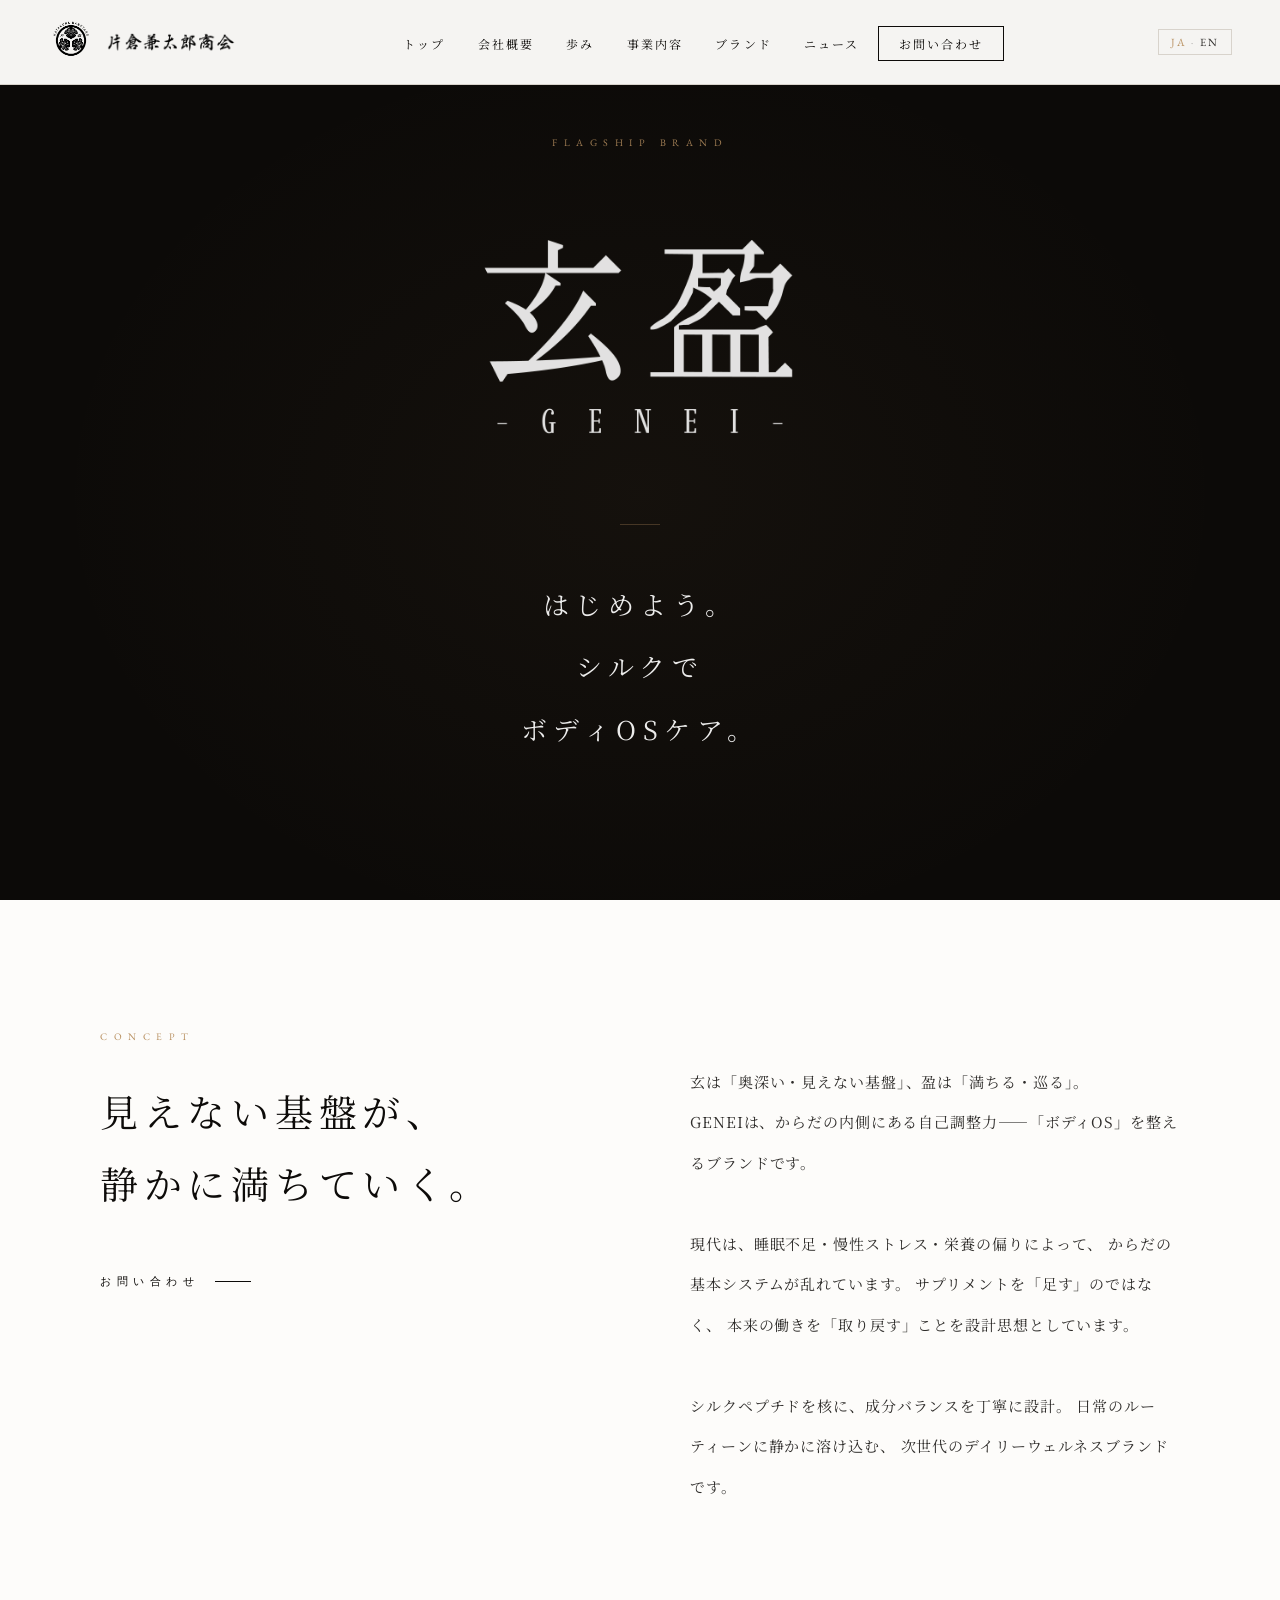
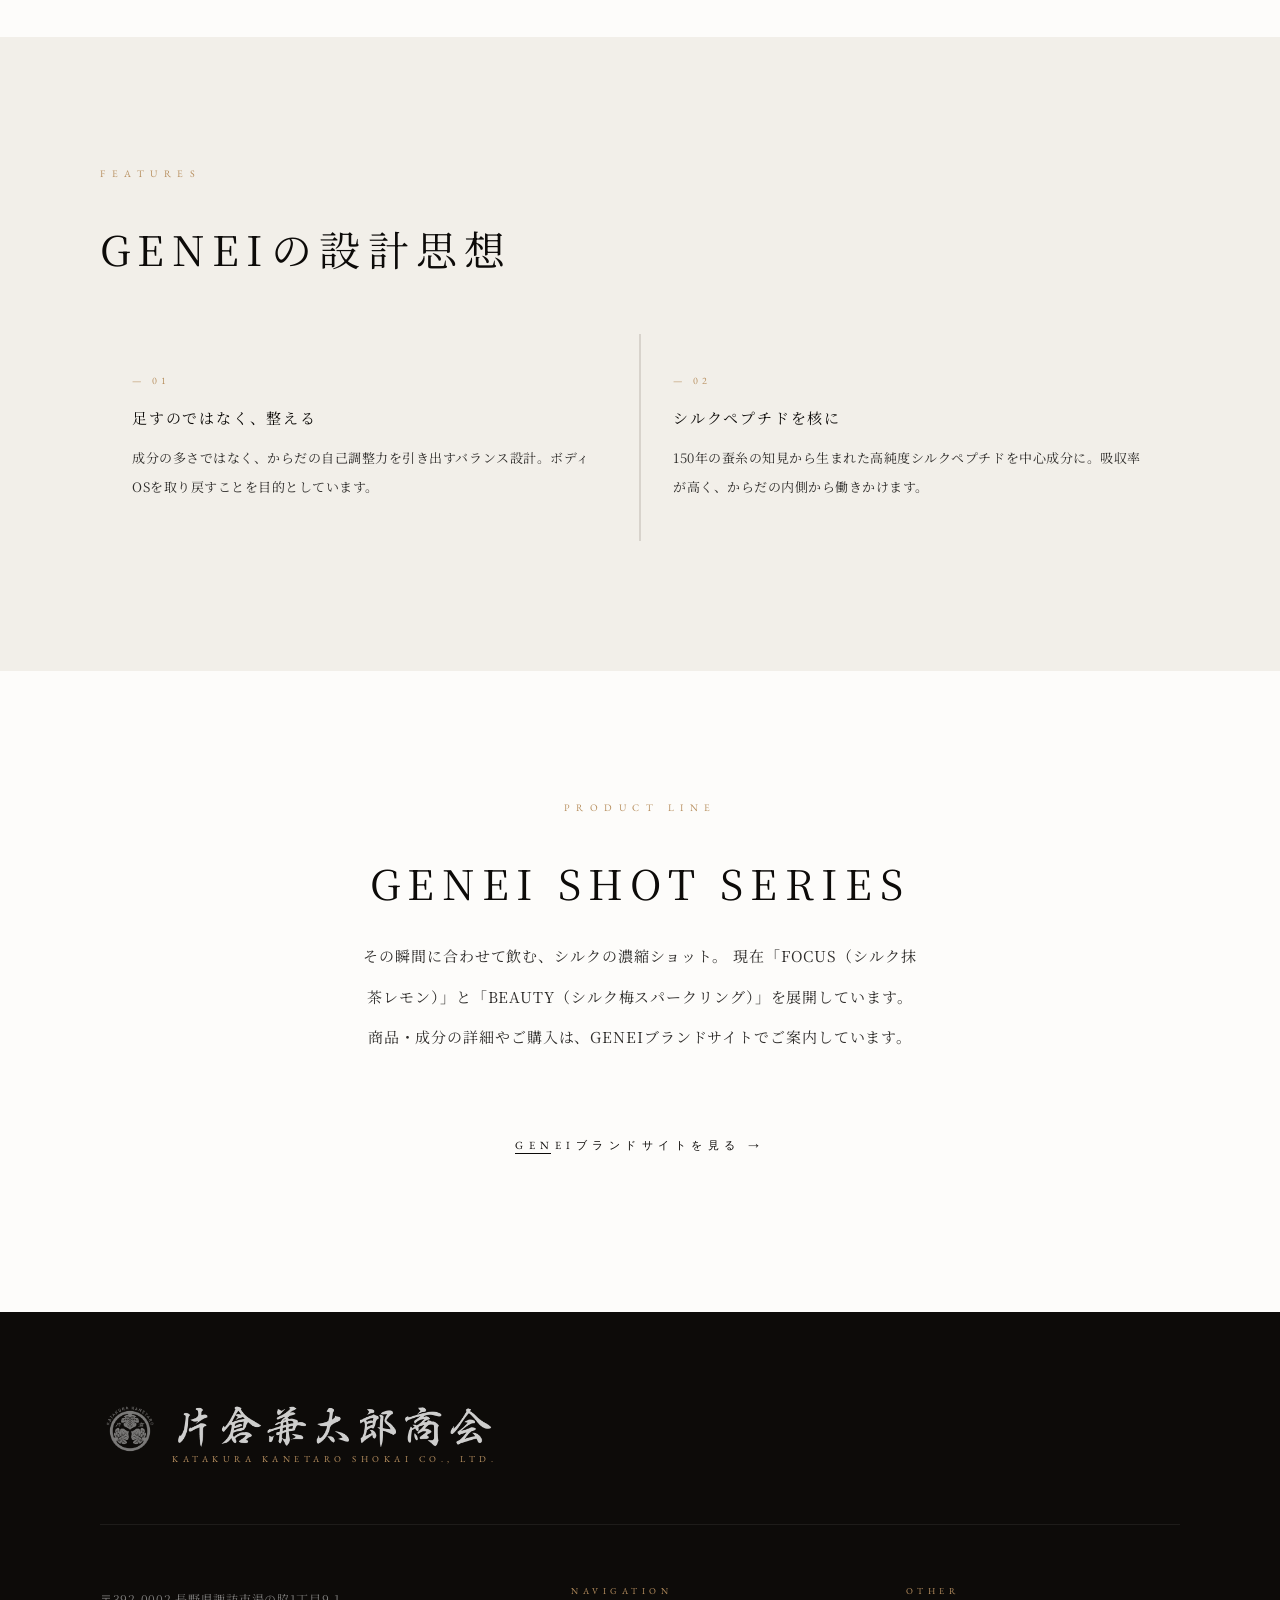
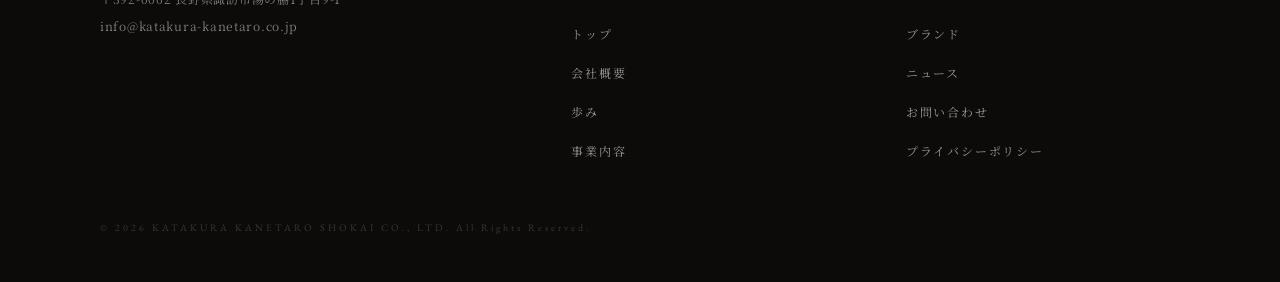
<file: brand.html>
<!DOCTYPE html>
<html lang="ja">
<head>
  <meta charset="utf-8"/>
  <meta name="viewport" content="width=device-width, initial-scale=1.0, viewport-fit=cover"/>
  <title>ブランド・玄盈 GENEI | 片倉兼太郎商会</title>
  <meta name="description" content="玄盈 GENEI（ジェネイ）のコンセプト、設計思想、シルクペプチドを核としたウェルネスブランド。株式会社片倉兼太郎商会のフラッグシップブランドをご紹介。"/>
  <meta name="robots" content="index, follow"/>
  <meta name="theme-color" content="#0c0a08"/>
  <link rel="canonical" href="https://www.katakura-kanetaro.co.jp/brand.html"/>
  <link rel="icon" href="assets/logos/crest.webp" type="image/png"/>
  <link rel="apple-touch-icon" href="assets/logos/crest.webp"/>
  <meta property="og:type" content="website"/>
  <meta property="og:site_name" content="株式会社片倉兼太郎商会"/>
  <meta property="og:locale" content="ja_JP"/>
  <meta property="og:url" content="https://www.katakura-kanetaro.co.jp/brand.html"/>
  <meta property="og:title" content="ブランド・玄盈 GENEI | 片倉兼太郎商会"/>
  <meta property="og:description" content="玄盈 GENEIのコンセプトと設計思想。シルクペプチドを核に、ボディOSを整える次世代ウェルネスブランド。"/>
  <meta property="og:image" content="https://www.katakura-kanetaro.co.jp/assets/logos/genei.webp"/>
  <meta property="og:image:alt" content="玄盈 GENEI"/>
  <meta name="twitter:card" content="summary_large_image"/>
  <meta name="twitter:title" content="ブランド・玄盈 GENEI | 片倉兼太郎商会"/>
  <meta name="twitter:description" content="玄盈 GENEIのコンセプトと設計思想。シルクペプチドを核に、ボディOSを整える次世代ウェルネスブランド。"/>
  <meta name="twitter:image" content="https://www.katakura-kanetaro.co.jp/assets/logos/genei.webp"/>
  <script type="application/ld+json">
  {
    "@context": "https://schema.org",
    "@graph": [
      {
        "@type": "WebPage",
        "@id": "https://www.katakura-kanetaro.co.jp/brand.html#webpage",
        "url": "https://www.katakura-kanetaro.co.jp/brand.html",
        "name": "ブランド・玄盈 GENEI | 片倉兼太郎商会",
        "isPartOf": { "@id": "https://www.katakura-kanetaro.co.jp/#website" },
        "about": { "@id": "https://www.katakura-kanetaro.co.jp/#organization" },
        "inLanguage": "ja"
      },
      {
        "@type": "BreadcrumbList",
        "@id": "https://www.katakura-kanetaro.co.jp/brand.html#breadcrumb",
        "itemListElement": [
          { "@type": "ListItem", "position": 1, "name": "トップ", "item": "https://www.katakura-kanetaro.co.jp/" },
          { "@type": "ListItem", "position": 2, "name": "ブランド", "item": "https://www.katakura-kanetaro.co.jp/brand.html" }
        ]
      }
    ]
  }
  </script>
  <link rel="preconnect" href="https://fonts.googleapis.com"/>
  <link rel="preconnect" href="https://fonts.gstatic.com" crossorigin/>
  <link rel="preload" as="style" href="https://fonts.googleapis.com/css2?family=Noto+Serif+JP:wght@200;300;400;500;700&family=EB+Garamond:ital,wght@0,300;0,400;0,500;1,300;1,400&display=swap"/>
  <link rel="stylesheet" href="https://fonts.googleapis.com/css2?family=Noto+Serif+JP:wght@200;300;400;500;700&family=EB+Garamond:ital,wght@0,300;0,400;0,500;1,300;1,400&display=swap" media="print" onload="this.media='all'"/>
  <noscript><link rel="stylesheet" href="https://fonts.googleapis.com/css2?family=Noto+Serif+JP:wght@200;300;400;500;700&family=EB+Garamond:ital,wght@0,300;0,400;0,500;1,300;1,400&display=swap"/></noscript>
  <link rel="stylesheet" href="style.css"/>
  <style>
    /* ── GENEI HERO ── */
    .brand-hero-sec {
      background: #0c0a08;
      padding: calc(72px + 4rem) 3rem 140px; /* nav高さ分を確保 */
      text-align: center;
      position: relative;
      overflow: hidden;
    }
    .brand-hero-sec::before {
      content: '';
      position: absolute;
      inset: 0;
      background: radial-gradient(ellipse at center 55%, rgba(184,144,96,0.05) 0%, transparent 65%);
      pointer-events: none;
    }
    .brand-hero-inner {
      max-width: 700px;
      margin: 0 auto;
      position: relative;
      z-index: 1;
    }
    .brand-hero-label {
      font-family: 'EB Garamond', serif;
      font-size: 10px;
      letter-spacing: 0.65em;
      color: rgba(184,144,96,0.85);
      text-transform: uppercase;
      display: block;
      margin-bottom: 3rem;
    }
    .brand-hero-logo {
      width: clamp(220px, 40vw, 380px);
      height: auto;
      display: block;
      margin: 0 auto 3rem;
      filter: brightness(0) invert(1);
      opacity: 0.88;
    }
    .brand-hero-gold {
      width: 40px;
      height: 1px;
      background: rgba(184,144,96,0.3);
      margin: 0 auto 3rem;
    }
    .brand-hero-catch {
      font-size: clamp(18px, 2.5vw, 26px);
      font-weight: 400;
      letter-spacing: 0.25em;
      color: rgba(255,255,255,0.92);
      line-height: 2.4;
    }

    /* ── CONCEPT ── */
    .concept-sec { background: var(--white); }
    .concept-layout {
      display: grid;
      grid-template-columns: 1fr 1fr;
      gap: 100px;
      align-items: start;
    }
    .concept-heading {
      font-size: clamp(24px, 3vw, 38px);
      font-weight: 400;
      letter-spacing: 0.15em;
      line-height: 1.9;
      margin-top: 2rem;
    }

    /* ── FEATURES ── */
    .feature-sec { background: var(--stone); }
    .feature-grid {
      display: grid;
      grid-template-columns: repeat(2, 1fr); /* PC: 2×2グリッド */
      gap: 2px;
      margin-top: 3rem;
      background: var(--ash);
    }
    .feature-card {
      background: var(--stone);
      padding: 2.5rem 2rem;
    }
    .feature-num {
      font-family: 'EB Garamond', serif;
      font-size: 10px;
      letter-spacing: 0.4em;
      color: var(--gold);
      display: block;
      margin-bottom: 1.25rem;
    }
    .feature-title {
      font-size: 15px;
      font-weight: 400;
      letter-spacing: 0.12em;
      margin-bottom: 1rem;
    }
    .feature-body {
      font-size: 13px;
      line-height: 2.2;
      color: var(--gray);
      letter-spacing: 0.04em;
    }

    /* ── PRODUCT ── */
    .product-sec { background: var(--white); }
    .product-layout {
      display: grid;
      grid-template-columns: 1fr 1fr;
      gap: 80px;
      align-items: center;
    }
    .product-visual {
      aspect-ratio: 1;
      background: var(--stone);
      display: flex;
      align-items: center;
      justify-content: center;
      position: relative;
    }
    .product-visual::before {
      content: '';
      position: absolute;
      inset: 16px;
      border: 1px solid var(--ash);
    }
    .product-visual-label {
      font-family: 'EB Garamond', serif;
      font-size: 10px;
      letter-spacing: 0.4em;
      color: rgba(136,131,124,0.45);
      text-transform: uppercase;
    }
    .product-name {
      font-size: clamp(20px, 2.5vw, 28px);
      font-weight: 400;
      letter-spacing: 0.2em;
      margin-bottom: 0.5rem;
    }
    .product-name-en {
      font-family: 'EB Garamond', serif;
      font-size: 13px;
      letter-spacing: 0.4em;
      color: var(--gold);
      display: block;
      margin-bottom: 2rem;
      text-transform: uppercase;
    }
    .product-spec {
      border-top: 1px solid var(--ash);
      margin-top: 2rem;
    }
    .product-spec-row {
      display: grid;
      grid-template-columns: 120px 1fr;
      gap: 1rem;
      padding: 1rem 0;
      border-bottom: 1px solid var(--ash);
      font-size: 13px;
    }
    .product-spec-key { color: var(--gray); letter-spacing: 0.1em; }
    .product-spec-val { letter-spacing: 0.06em; }

    /* ── COMING SOON ── */
    .coming-sec { background: var(--stone); }
    .coming-grid {
      display: grid;
      grid-template-columns: repeat(3, 1fr);
      gap: 2px;
      margin-top: 3rem;
      background: var(--ash);
    }
    .coming-card {
      background: var(--stone);
      padding: 2.5rem 2rem;
    }
    .coming-tag {
      font-family: 'EB Garamond', serif;
      font-size: 9px;
      letter-spacing: 0.35em;
      color: var(--gray);
      border: 1px solid var(--ash);
      padding: 2px 8px;
      text-transform: uppercase;
      display: inline-block;
      margin-bottom: 1.25rem;
    }
    .coming-name {
      font-size: 16px;
      font-weight: 400;
      letter-spacing: 0.15em;
      margin-bottom: 0.75rem;
    }
    .coming-body {
      font-size: 13px;
      line-height: 2.1;
      color: var(--gray);
      letter-spacing: 0.04em;
    }

    @media (max-width: 900px) {
      .concept-layout, .product-layout { grid-template-columns: 1fr; gap: 3rem; }
      .feature-grid { grid-template-columns: 1fr; } /* モバイル: 縦1列 */
      .coming-grid { grid-template-columns: 1fr 1fr; }
    }
    @media (max-width: 640px) {
      .coming-grid { grid-template-columns: 1fr; }
      .brand-hero-sec { padding: calc(72px + 1.5rem) 1.5rem 80px; }
      .product-visual { aspect-ratio: 4/3; max-height: 300px; } /* 正方形→横長に */
    }
  </style>
<script type="text/javascript">
    // 計測は本番ドメインのみ（プレビュー・社内確認は除外）
    if (location.hostname.endsWith('katakura-kanetaro.co.jp')) {
    (function(c,l,a,r,i,t,y){
        c[a]=c[a]||function(){(c[a].q=c[a].q||[]).push(arguments)};
        t=l.createElement(r);t.async=1;t.src="https://www.clarity.ms/tag/"+i;
        y=l.getElementsByTagName(r)[0];y.parentNode.insertBefore(t,y);
    })(window, document, "clarity", "script", "y46qo7iu3i");
    }
</script>
<script type="text/javascript">
    // GA4計測も本番ドメインのみ（プレビュー・社内確認は除外）
    if (location.hostname.endsWith('katakura-kanetaro.co.jp')) {
        var gaEl = document.createElement('script');
        gaEl.async = true;
        gaEl.src = 'https://www.googletagmanager.com/gtag/js?id=G-ZVNGG28WLH';
        document.head.appendChild(gaEl);
        window.dataLayer = window.dataLayer || [];
        window.gtag = function(){dataLayer.push(arguments);};
        gtag('js', new Date());
        gtag('config', 'G-ZVNGG28WLH');
    }
</script>
</head>
<body>

<nav class="site-nav is-scrolled" id="site-nav">
  <div class="nav-inner">
    <a href="index.html" class="nav-logo">
      <img src="assets/logos/crest.webp" alt="片倉兼太郎商会" class="nav-logo-crest"/>
      <img src="assets/logos/text.webp" alt="片倉兼太郎商会" class="nav-logo-jp"/>
    </a>
    <ul class="nav-menu">
      <li><a href="index.html" data-en="Top">トップ</a></li>
      <li><a href="about.html" data-en="About">会社概要</a></li>
      <li><a href="history.html" data-en="History">歩み</a></li>
      <li><a href="business.html" data-en="Business">事業内容</a></li>
      <li><a href="brand.html" data-en="Brand">ブランド</a></li>
      <li><a href="news.html" data-en="News">ニュース</a></li>
      <li><a href="contact.html" class="nav-contact" data-en="Contact">お問い合わせ</a></li>
    </ul>
    <button class="lang-toggle" id="lang-toggle" aria-label="Language / 言語"><span class="lt-ja">JA</span><span class="lt-dot"> · </span><span class="lt-en">EN</span></button>
    <button class="nav-hamburger" id="hamburger" aria-label="メニュー">
      <span></span><span></span><span></span>
    </button>
  </div>
  <div class="nav-mobile" id="nav-mobile">
    <a href="index.html" data-en="Top">トップ</a>
    <a href="about.html" data-en="About">会社概要</a>
    <a href="history.html" data-en="History">歩み</a>
    <a href="business.html" data-en="Business">事業内容</a>
    <a href="brand.html" data-en="Brand">ブランド</a>
    <a href="news.html" data-en="News">ニュース</a>
    <a href="contact.html" data-en="Contact">お問い合わせ</a>
    <button class="lang-toggle" aria-label="Language / 言語"><span class="lt-ja">JA</span><span class="lt-dot"> · </span><span class="lt-en">EN</span></button>
  </div>
</nav>

<!-- GENEI BRAND HERO -->
<div class="brand-hero-sec">
  <div class="brand-hero-inner">
    <span class="brand-hero-label">Flagship Brand</span>
    <img src="assets/logos/genei.webp" alt="玄盈 GENEI" class="brand-hero-logo"/>
    <div class="brand-hero-gold"></div>
    <h1 class="brand-hero-catch" data-en="Begin.<br/>Body OS care<br/>with silk.">
      はじめよう。<br/>
      シルクで<br/>
      ボディOSケア。
    </h1>
  </div>
</div>

<!-- CONCEPT -->
<section class="concept-sec section">
  <div class="section-inner">
    <div class="concept-layout">
      <div>
        <span class="section-label">Concept</span>
        <h2 class="concept-heading" data-en="The unseen foundation,<br/>quietly becoming full.">見えない基盤が、<br/>静かに満ちていく。</h2>
        <a href="contact.html" class="read-more">お問い合わせ</a>
      </div>
      <div>
        <p class="section-body" data-en="Gen means &quot;the deep, unseen foundation&quot;; ei means &quot;to fill, to flow.&quot;<br/>GENEI is a brand dedicated to nurturing the body&#39;s self-regulating capacity — its &quot;Body OS.&quot;<br/><br/>Today&#39;s world disrupts the body&#39;s fundamental systems through sleep deprivation, chronic stress, and nutritional imbalance. Our design philosophy is not to &quot;add&quot; supplements, but to help the body &quot;recover&quot; its natural function.<br/><br/>Centered on silk peptides, the formulas are carefully balanced. A next-generation daily wellness brand that quietly integrates into your everyday routine.">
          玄は「奥深い・見えない基盤」、盈は「満ちる・巡る」。<br/>
          GENEIは、からだの内側にある自己調整力——「ボディOS」を整えるブランドです。<br/><br/>
          現代は、睡眠不足・慢性ストレス・栄養の偏りによって、
          からだの基本システムが乱れています。
          サプリメントを「足す」のではなく、
          本来の働きを「取り戻す」ことを設計思想としています。<br/><br/>
          シルクペプチドを核に、成分バランスを丁寧に設計。
          日常のルーティーンに静かに溶け込む、
          次世代のデイリーウェルネスブランドです。
        </p>
      </div>
    </div>
  </div>
</section>

<!-- FEATURES -->
<section class="feature-sec section">
  <div class="section-inner">
    <span class="section-label">Features</span>
    <h2 class="section-title" data-en="GENEI Design Philosophy">GENEIの設計思想</h2>
    <div class="feature-grid">
      <div class="feature-card">
        <span class="feature-num">— 01</span>
        <h3 class="feature-title" data-en="Not to add — but to restore.">足すのではなく、整える</h3>
        <p class="feature-body" data-en="Not more ingredients, but a balanced design that draws out the body&#39;s self-regulating capacity. The purpose is to recover your Body OS.">成分の多さではなく、からだの自己調整力を引き出すバランス設計。ボディOSを取り戻すことを目的としています。</p>
      </div>
      <div class="feature-card">
        <span class="feature-num">— 02</span>
        <h3 class="feature-title" data-en="Centered on silk peptides.">シルクペプチドを核に</h3>
        <p class="feature-body" data-en="High-purity silk peptides born from 150 years of sericulture expertise at the core. Highly absorbable, working from within the body.">150年の蚕糸の知見から生まれた高純度シルクペプチドを中心成分に。吸収率が高く、からだの内側から働きかけます。</p>
      </div>
    </div>
  </div>
</section>

<!-- PRODUCT LINE & BRAND SITE -->
<section class="concept-sec section" style="text-align:center;">
  <div class="section-inner">
    <span class="section-label">Product Line</span>
    <h2 class="section-title" style="margin-bottom: 1rem;" data-en="GENEI SHOT SERIES">GENEI SHOT SERIES</h2>
    <p class="section-body" style="max-width:560px; margin: 0 auto 2.5rem;" data-en="A concentrated silk shot for your defining moments. Now available: FOCUS — silk matcha lemon, and BEAUTY — silk plum sparkling. For product details, ingredients, and purchase, please visit the GENEI brand site.">
      その瞬間に合わせて飲む、シルクの濃縮ショット。
      現在「FOCUS（シルク抹茶レモン）」と「BEAUTY（シルク梅スパークリング）」を展開しています。<br/>
      商品・成分の詳細やご購入は、GENEIブランドサイトでご案内しています。
    </p>
    <a href="https://genei-japan.com/" target="_blank" rel="noopener" class="read-more" style="display:inline-block;" data-en="Visit GENEI Brand Site →">GENEIブランドサイトを見る →</a>
  </div>
</section>

<footer class="site-footer">
  <div class="footer-inner">
    <div class="footer-logo">
      <img src="assets/logos/crest.webp" alt="片倉兼太郎商会"/>
      <div class="footer-logo-text">
        <img src="assets/logos/text.webp" alt="片倉兼太郎商会" class="footer-logo-jp"/>
        <span class="footer-logo-en">KATAKURA KANETARO SHOKAI CO., LTD.</span>
      </div>
    </div>
    <div class="footer-grid">
      <div>
        <address class="footer-addr" data-en="1-9-1 Yunowaki, Suwa City, Nagano 392-0002, Japan&lt;br/&gt;info@katakura-kanetaro.co.jp">
          〒392-0002 長野県諏訪市湯の脇1丁目9-1<br/>
          info@katakura-kanetaro.co.jp
        </address>
      </div>
      <div>
        <span class="footer-nav-label">Navigation</span>
        <ul class="footer-nav-list">
          <li><a href="index.html" data-en="Top">トップ</a></li>
          <li><a href="about.html" data-en="About">会社概要</a></li>
          <li><a href="history.html" data-en="History">歩み</a></li>
          <li><a href="business.html" data-en="Business">事業内容</a></li>
        </ul>
      </div>
      <div>
        <span class="footer-nav-label">Other</span>
        <ul class="footer-nav-list">
          <li><a href="brand.html" data-en="Brand">ブランド</a></li>
          <li><a href="news.html" data-en="News">ニュース</a></li>
          <li><a href="contact.html" data-en="Contact">お問い合わせ</a></li>
          <li><a href="privacy.html" data-en="Privacy Policy">プライバシーポリシー</a></li>
        </ul>
      </div>
    </div>
    <div class="footer-bottom">
      <p class="footer-copy">© 2026 KATAKURA KANETARO SHOKAI CO., LTD. All Rights Reserved.</p>
    </div>
  </div>
</footer>

<script src="assets/js/lang.js"></script>
<script>
  const hamburger = document.getElementById('hamburger');
  const navMobile = document.getElementById('nav-mobile');
  hamburger.addEventListener('click', () => navMobile.classList.toggle('open'));
  navMobile.querySelectorAll('a').forEach(a => {
    a.addEventListener('click', () => navMobile.classList.remove('open'));
  });
</script>
</body>
</html>
</file>
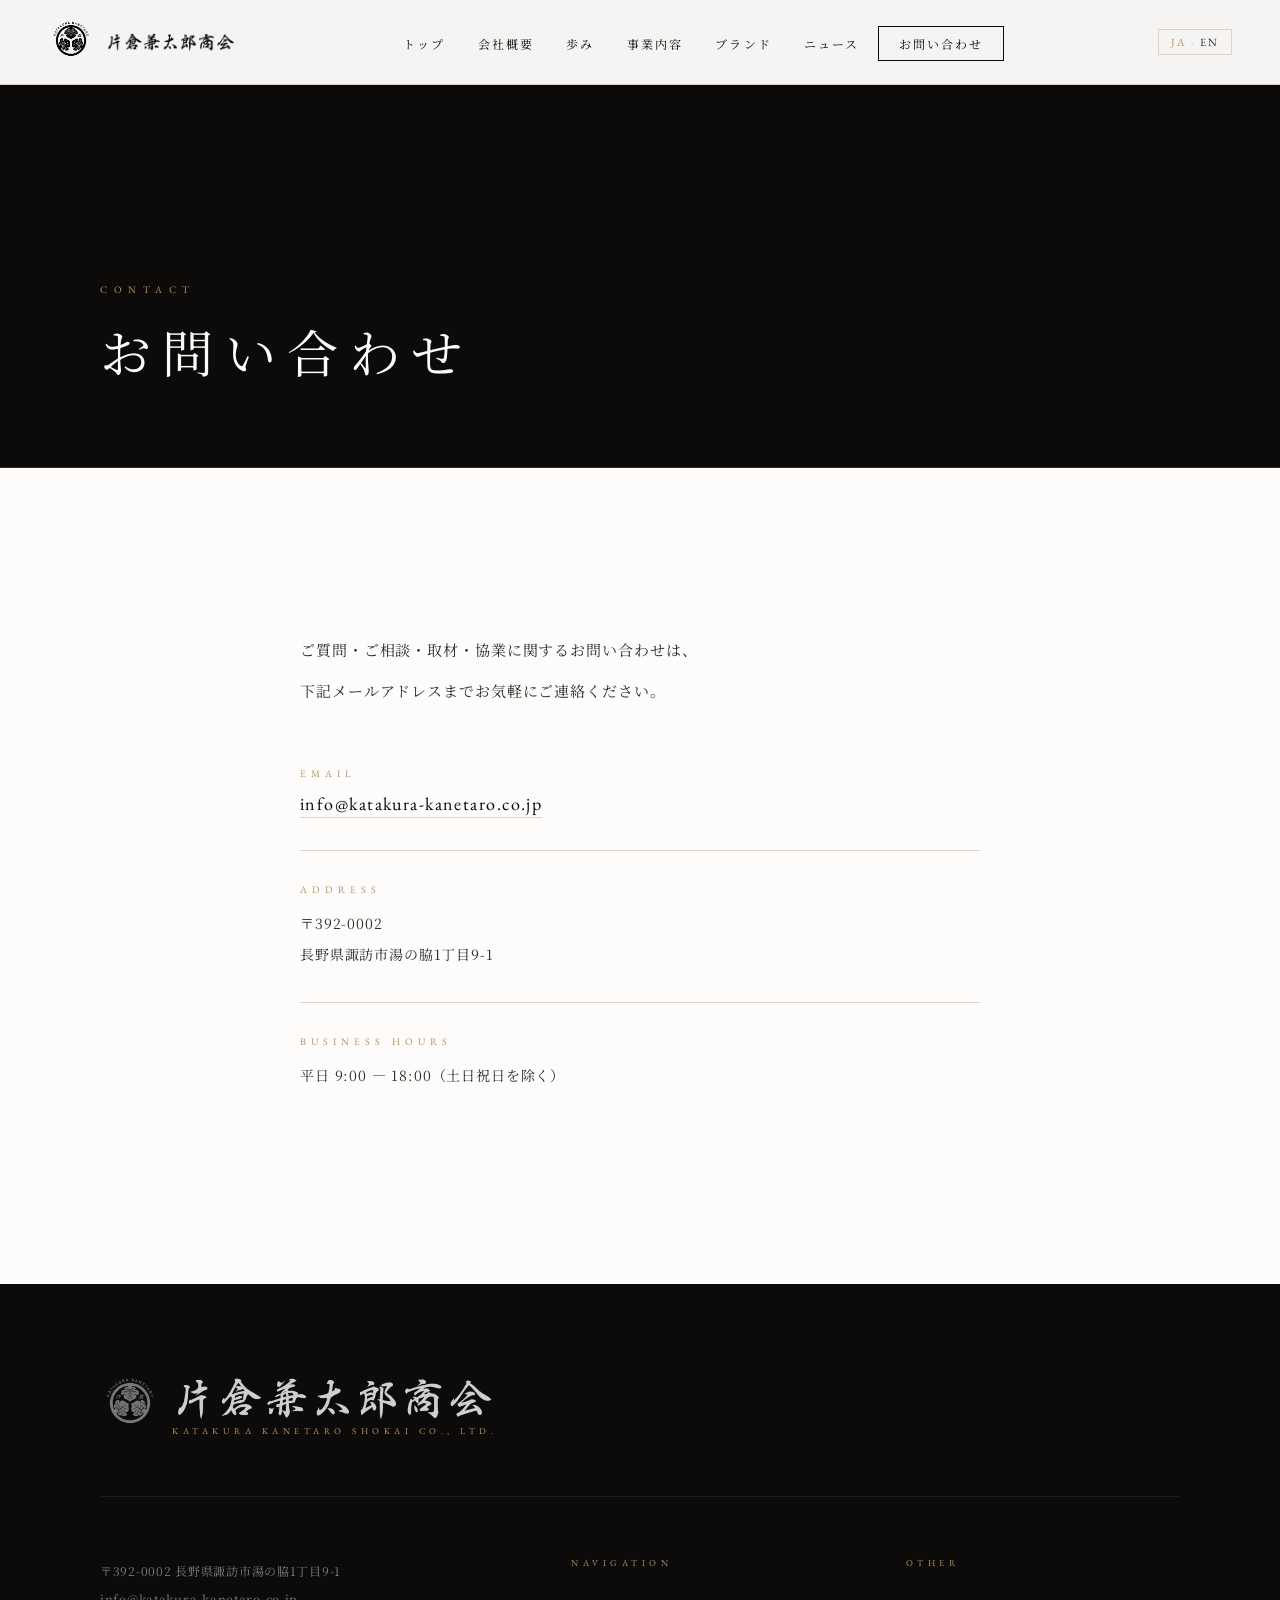
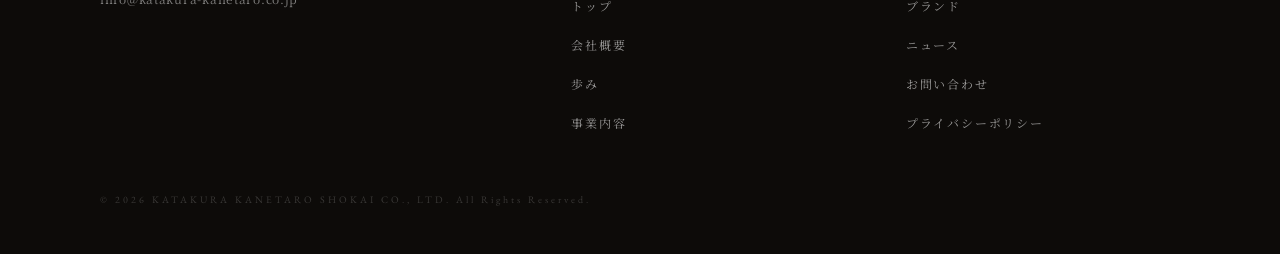
<file: contact.html>
<!DOCTYPE html>
<html lang="ja">
<head>
  <meta charset="utf-8"/>
  <meta name="viewport" content="width=device-width, initial-scale=1.0, viewport-fit=cover"/>
  <title>お問い合わせ | 片倉兼太郎商会</title>
  <meta name="description" content="株式会社片倉兼太郎商会へのお問い合わせ。メール・所在地（長野県諏訪市）・営業時間。取材・協業・ご質問はこちらから。"/>
  <meta name="robots" content="index, follow"/>
  <meta name="theme-color" content="#fdfcfa"/>
  <link rel="canonical" href="https://www.katakura-kanetaro.co.jp/contact.html"/>
  <link rel="icon" href="assets/logos/crest.webp" type="image/png"/>
  <link rel="apple-touch-icon" href="assets/logos/crest.webp"/>
  <meta property="og:type" content="website"/>
  <meta property="og:site_name" content="株式会社片倉兼太郎商会"/>
  <meta property="og:locale" content="ja_JP"/>
  <meta property="og:url" content="https://www.katakura-kanetaro.co.jp/contact.html"/>
  <meta property="og:title" content="お問い合わせ | 片倉兼太郎商会"/>
  <meta property="og:description" content="取材・協業・ご質問はメールにて。長野県諏訪市本社。株式会社片倉兼太郎商会のお問い合わせ先です。"/>
  <meta property="og:image" content="https://www.katakura-kanetaro.co.jp/assets/images/hero.webp"/>
  <meta property="og:image:alt" content="片倉兼太郎商会 お問い合わせ"/>
  <meta name="twitter:card" content="summary_large_image"/>
  <meta name="twitter:title" content="お問い合わせ | 片倉兼太郎商会"/>
  <meta name="twitter:description" content="取材・協業・ご質問はメールにて。長野県諏訪市本社。株式会社片倉兼太郎商会のお問い合わせ先です。"/>
  <meta name="twitter:image" content="https://www.katakura-kanetaro.co.jp/assets/images/hero.webp"/>
  <script type="application/ld+json">
  {
    "@context": "https://schema.org",
    "@graph": [
      {
        "@type": "ContactPage",
        "@id": "https://www.katakura-kanetaro.co.jp/contact.html#webpage",
        "url": "https://www.katakura-kanetaro.co.jp/contact.html",
        "name": "お問い合わせ | 片倉兼太郎商会",
        "isPartOf": { "@id": "https://www.katakura-kanetaro.co.jp/#website" },
        "about": { "@id": "https://www.katakura-kanetaro.co.jp/#organization" },
        "inLanguage": "ja"
      },
      {
        "@type": "BreadcrumbList",
        "@id": "https://www.katakura-kanetaro.co.jp/contact.html#breadcrumb",
        "itemListElement": [
          { "@type": "ListItem", "position": 1, "name": "トップ", "item": "https://www.katakura-kanetaro.co.jp/" },
          { "@type": "ListItem", "position": 2, "name": "お問い合わせ", "item": "https://www.katakura-kanetaro.co.jp/contact.html" }
        ]
      }
    ]
  }
  </script>
  <link rel="preconnect" href="https://fonts.googleapis.com"/>
  <link rel="preconnect" href="https://fonts.gstatic.com" crossorigin/>
  <link rel="preload" as="style" href="https://fonts.googleapis.com/css2?family=Noto+Serif+JP:wght@200;300;400;500;700&family=EB+Garamond:ital,wght@0,300;0,400;0,500;1,300;1,400&display=swap"/>
  <link rel="stylesheet" href="https://fonts.googleapis.com/css2?family=Noto+Serif+JP:wght@200;300;400;500;700&family=EB+Garamond:ital,wght@0,300;0,400;0,500;1,300;1,400&display=swap" media="print" onload="this.media='all'"/>
  <noscript><link rel="stylesheet" href="https://fonts.googleapis.com/css2?family=Noto+Serif+JP:wght@200;300;400;500;700&family=EB+Garamond:ital,wght@0,300;0,400;0,500;1,300;1,400&display=swap"/></noscript>
  <link rel="stylesheet" href="style.css"/>
  <style>
    .contact-sec { background: var(--white); }
    .contact-info-item {
      margin-bottom: 2rem;
      padding-bottom: 2rem;
      border-bottom: 1px solid var(--ash);
    }
    .contact-info-item:last-child { border-bottom: none; }
    .contact-info-label {
      font-family: 'EB Garamond', serif;
      font-size: 10px;
      letter-spacing: 0.5em;
      color: var(--gold);
      text-transform: uppercase;
      display: block;
      margin-bottom: 0.75rem;
    }
    .contact-info-val {
      font-family: 'Noto Serif JP', serif;
      font-size: 14px;
      line-height: 2.2;
      color: var(--gray);
      letter-spacing: 0.06em;
    }
    .contact-email-link {
      display: inline-block;
      font-family: 'EB Garamond', serif;
      font-size: 18px;
      letter-spacing: 0.08em;
      color: var(--black);
      text-decoration: none;
      border-bottom: 1px solid var(--ash);
      padding-bottom: 2px;
      transition: border-color 0.25s, opacity 0.25s;
      word-break: break-all;
    }
    .contact-email-link:hover { opacity: 0.55; border-color: var(--black); }
    @media (max-width: 640px) {
      .contact-email-link { font-size: 14px; letter-spacing: 0.03em; }
    }
  </style>
<script type="text/javascript">
    // 計測は本番ドメインのみ（プレビュー・社内確認は除外）
    if (location.hostname.endsWith('katakura-kanetaro.co.jp')) {
    (function(c,l,a,r,i,t,y){
        c[a]=c[a]||function(){(c[a].q=c[a].q||[]).push(arguments)};
        t=l.createElement(r);t.async=1;t.src="https://www.clarity.ms/tag/"+i;
        y=l.getElementsByTagName(r)[0];y.parentNode.insertBefore(t,y);
    })(window, document, "clarity", "script", "y46qo7iu3i");
    }
</script>
<script type="text/javascript">
    // GA4計測も本番ドメインのみ（プレビュー・社内確認は除外）
    if (location.hostname.endsWith('katakura-kanetaro.co.jp')) {
        var gaEl = document.createElement('script');
        gaEl.async = true;
        gaEl.src = 'https://www.googletagmanager.com/gtag/js?id=G-ZVNGG28WLH';
        document.head.appendChild(gaEl);
        window.dataLayer = window.dataLayer || [];
        window.gtag = function(){dataLayer.push(arguments);};
        gtag('js', new Date());
        gtag('config', 'G-ZVNGG28WLH');
    }
</script>
</head>
<body>

<nav class="site-nav is-scrolled" id="site-nav">
  <div class="nav-inner">
    <a href="index.html" class="nav-logo">
      <img src="assets/logos/crest.webp" alt="片倉兼太郎商会" class="nav-logo-crest"/>
      <img src="assets/logos/text.webp" alt="片倉兼太郎商会" class="nav-logo-jp"/>
    </a>
    <ul class="nav-menu">
      <li><a href="index.html" data-en="Top">トップ</a></li>
      <li><a href="about.html" data-en="About">会社概要</a></li>
      <li><a href="history.html" data-en="History">歩み</a></li>
      <li><a href="business.html" data-en="Business">事業内容</a></li>
      <li><a href="brand.html" data-en="Brand">ブランド</a></li>
      <li><a href="news.html" data-en="News">ニュース</a></li>
      <li><a href="contact.html" class="nav-contact" data-en="Contact">お問い合わせ</a></li>
    </ul>
    <button class="lang-toggle" id="lang-toggle" aria-label="Language / 言語"><span class="lt-ja">JA</span><span class="lt-dot"> · </span><span class="lt-en">EN</span></button>
    <button class="nav-hamburger" id="hamburger" aria-label="メニュー">
      <span></span><span></span><span></span>
    </button>
  </div>
  <div class="nav-mobile" id="nav-mobile">
    <a href="index.html" data-en="Top">トップ</a>
    <a href="about.html" data-en="About">会社概要</a>
    <a href="history.html" data-en="History">歩み</a>
    <a href="business.html" data-en="Business">事業内容</a>
    <a href="brand.html" data-en="Brand">ブランド</a>
    <a href="news.html" data-en="News">ニュース</a>
    <a href="contact.html" data-en="Contact">お問い合わせ</a>
    <button class="lang-toggle" aria-label="Language / 言語"><span class="lt-ja">JA</span><span class="lt-dot"> · </span><span class="lt-en">EN</span></button>
  </div>
</nav>

<section class="page-hero">
  <div class="page-hero-inner">
    <span class="page-hero-label">Contact</span>
    <h1 class="page-hero-title" data-en="Contact">お問い合わせ</h1>
  </div>
</section>

<section class="contact-sec section">
  <div class="section-inner" style="max-width: 680px;">
    <p class="section-body" data-en="For inquiries regarding questions, consultations, press, or partnerships,<br/>please feel free to reach out via the email address below.">
      ご質問・ご相談・取材・協業に関するお問い合わせは、<br/>
      下記メールアドレスまでお気軽にご連絡ください。
    </p>
    <div style="margin-top: 3.5rem;">
      <div class="contact-info-item">
        <span class="contact-info-label">Email</span>
        <a href="mailto:info@katakura-kanetaro.co.jp" class="contact-email-link">
          info@katakura-kanetaro.co.jp
        </a>
      </div>
      <div class="contact-info-item">
        <span class="contact-info-label">Address</span>
        <p class="contact-info-val" data-en="1-9-1 Yunowaki&lt;br/&gt;Suwa City, Nagano 392-0002, Japan">
          〒392-0002<br/>
          長野県諏訪市湯の脇1丁目9-1
        </p>
      </div>
      <div class="contact-info-item">
        <span class="contact-info-label">Business Hours</span>
        <p class="contact-info-val" data-en="Monday — Friday, 9:00 — 18:00 (excluding public holidays)">
          平日 9:00 — 18:00（土日祝日を除く）
        </p>
      </div>
    </div>
  </div>
</section>

<footer class="site-footer">
  <div class="footer-inner">
    <div class="footer-logo">
      <img src="assets/logos/crest.webp" alt="片倉兼太郎商会"/>
      <div class="footer-logo-text">
        <img src="assets/logos/text.webp" alt="片倉兼太郎商会" class="footer-logo-jp"/>
        <span class="footer-logo-en">KATAKURA KANETARO SHOKAI CO., LTD.</span>
      </div>
    </div>
    <div class="footer-grid">
      <div>
        <address class="footer-addr" data-en="1-9-1 Yunowaki, Suwa City, Nagano 392-0002, Japan&lt;br/&gt;info@katakura-kanetaro.co.jp">
          〒392-0002 長野県諏訪市湯の脇1丁目9-1<br/>
          info@katakura-kanetaro.co.jp
        </address>
      </div>
      <div>
        <span class="footer-nav-label">Navigation</span>
        <ul class="footer-nav-list">
          <li><a href="index.html" data-en="Top">トップ</a></li>
          <li><a href="about.html" data-en="About">会社概要</a></li>
          <li><a href="history.html" data-en="History">歩み</a></li>
          <li><a href="business.html" data-en="Business">事業内容</a></li>
        </ul>
      </div>
      <div>
        <span class="footer-nav-label">Other</span>
        <ul class="footer-nav-list">
          <li><a href="brand.html" data-en="Brand">ブランド</a></li>
          <li><a href="news.html" data-en="News">ニュース</a></li>
          <li><a href="contact.html" data-en="Contact">お問い合わせ</a></li>
          <li><a href="privacy.html" data-en="Privacy Policy">プライバシーポリシー</a></li>
        </ul>
      </div>
    </div>
    <div class="footer-bottom">
      <p class="footer-copy">© 2026 KATAKURA KANETARO SHOKAI CO., LTD. All Rights Reserved.</p>
    </div>
  </div>
</footer>

<script src="assets/js/lang.js"></script>
<script>
  const hamburger = document.getElementById('hamburger');
  const navMobile = document.getElementById('nav-mobile');
  hamburger.addEventListener('click', () => navMobile.classList.toggle('open'));
  navMobile.querySelectorAll('a').forEach(a => {
    a.addEventListener('click', () => navMobile.classList.remove('open'));
  });
</script>
</body>
</html>
</file>
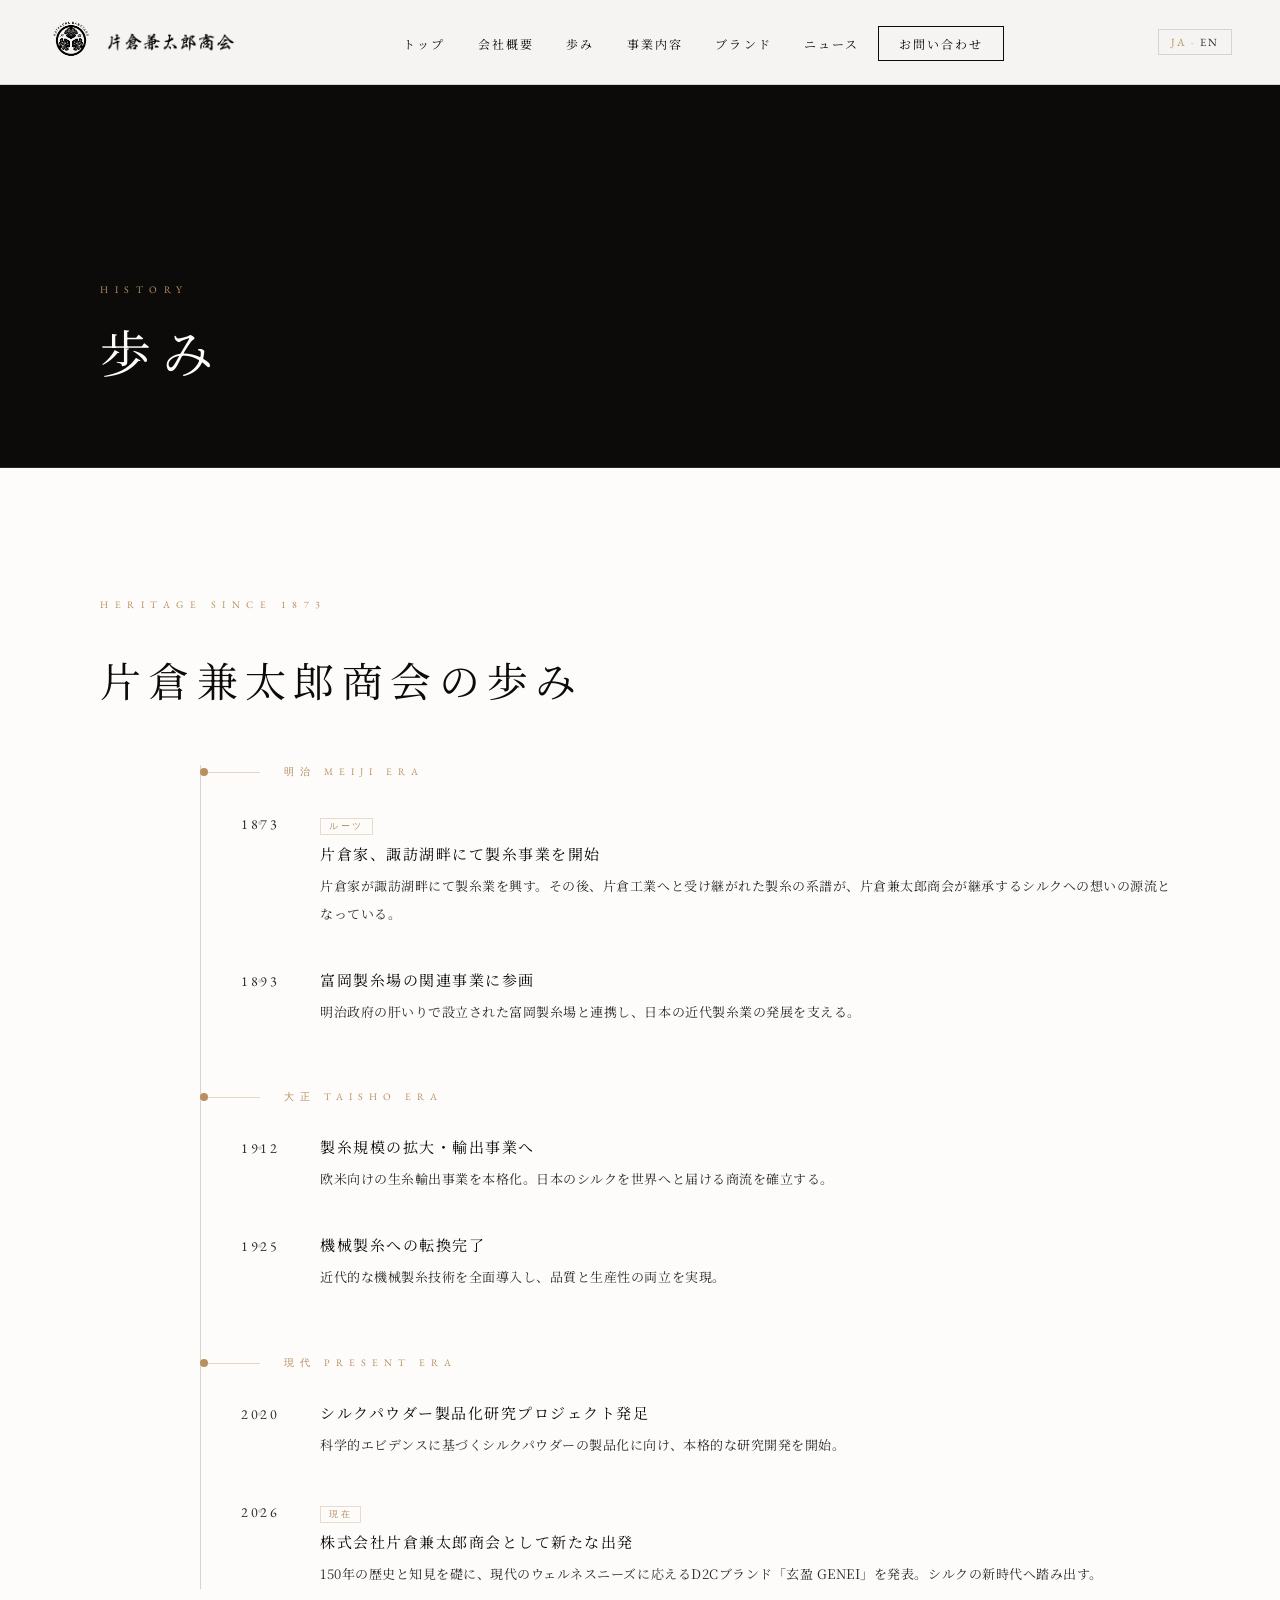
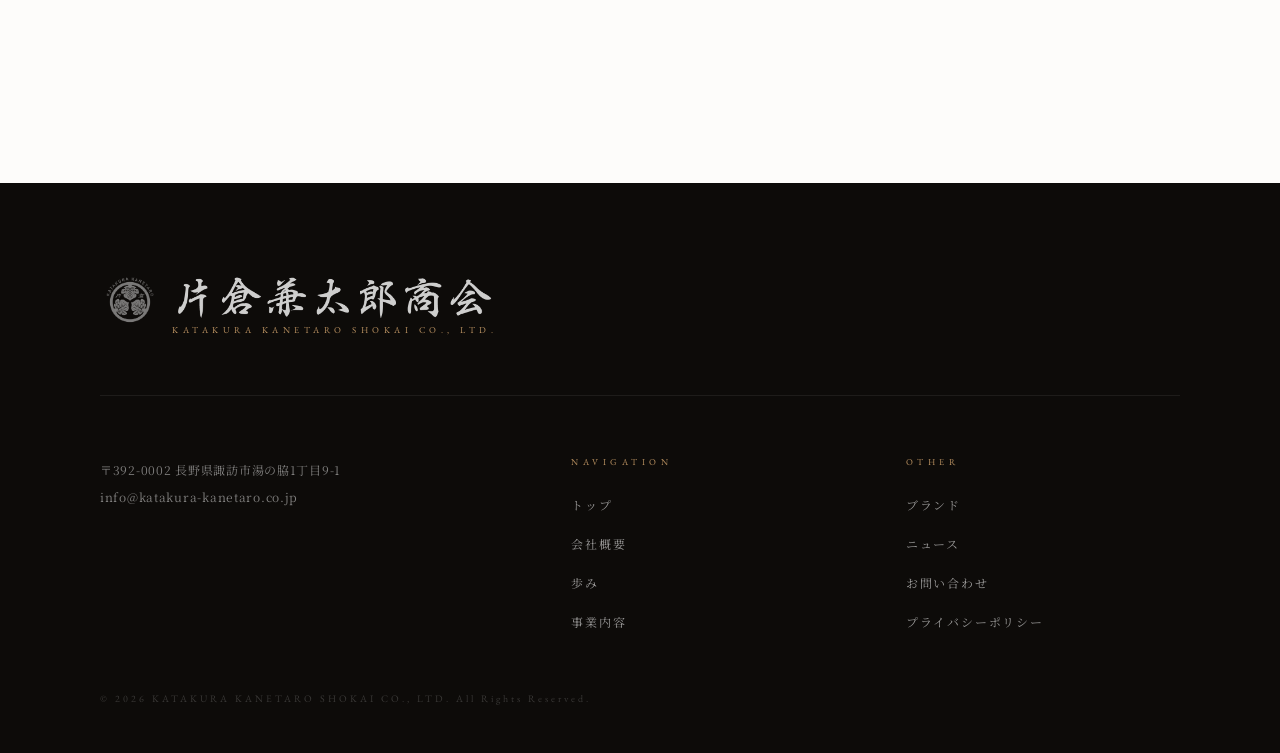
<file: history.html>
<!DOCTYPE html>
<html lang="ja">
<head>
  <meta charset="utf-8"/>
  <meta name="viewport" content="width=device-width, initial-scale=1.0, viewport-fit=cover"/>
  <title>歩み | 片倉兼太郎商会</title>
  <meta name="description" content="片倉家と製糸の歴史、諏訪と富岡製糸場にまつわる传承。株式会社片倉兼太郎商会の歩みと、シルクへの想いを年表でご紹介します。"/>
  <meta name="robots" content="index, follow"/>
  <meta name="theme-color" content="#fdfcfa"/>
  <link rel="canonical" href="https://www.katakura-kanetaro.co.jp/history.html"/>
  <link rel="icon" href="assets/logos/crest.webp" type="image/png"/>
  <link rel="apple-touch-icon" href="assets/logos/crest.webp"/>
  <meta property="og:type" content="website"/>
  <meta property="og:site_name" content="株式会社片倉兼太郎商会"/>
  <meta property="og:locale" content="ja_JP"/>
  <meta property="og:url" content="https://www.katakura-kanetaro.co.jp/history.html"/>
  <meta property="og:title" content="歩み | 片倉兼太郎商会"/>
  <meta property="og:description" content="片倉家と製糸の歴史、諏訪と富岡製糸場にまつわる传承。片倉兼太郎商会の歩みをご紹介します。"/>
  <meta property="og:image" content="https://www.katakura-kanetaro.co.jp/assets/images/tomioka_silk_mill.webp"/>
  <meta property="og:image:alt" content="片倉兼太郎商会 歩み・歴史"/>
  <meta name="twitter:card" content="summary_large_image"/>
  <meta name="twitter:title" content="歩み | 片倉兼太郎商会"/>
  <meta name="twitter:description" content="片倉家と製糸の歴史、諏訪と富岡製糸場にまつわる传承。片倉兼太郎商会の歩みをご紹介します。"/>
  <meta name="twitter:image" content="https://www.katakura-kanetaro.co.jp/assets/images/tomioka_silk_mill.webp"/>
  <script type="application/ld+json">
  {
    "@context": "https://schema.org",
    "@graph": [
      {
        "@type": "WebPage",
        "@id": "https://www.katakura-kanetaro.co.jp/history.html#webpage",
        "url": "https://www.katakura-kanetaro.co.jp/history.html",
        "name": "歩み | 片倉兼太郎商会",
        "isPartOf": { "@id": "https://www.katakura-kanetaro.co.jp/#website" },
        "about": { "@id": "https://www.katakura-kanetaro.co.jp/#organization" },
        "inLanguage": "ja"
      },
      {
        "@type": "BreadcrumbList",
        "@id": "https://www.katakura-kanetaro.co.jp/history.html#breadcrumb",
        "itemListElement": [
          { "@type": "ListItem", "position": 1, "name": "トップ", "item": "https://www.katakura-kanetaro.co.jp/" },
          { "@type": "ListItem", "position": 2, "name": "歩み", "item": "https://www.katakura-kanetaro.co.jp/history.html" }
        ]
      }
    ]
  }
  </script>
  <link rel="preconnect" href="https://fonts.googleapis.com"/>
  <link rel="preconnect" href="https://fonts.gstatic.com" crossorigin/>
  <link rel="preload" as="style" href="https://fonts.googleapis.com/css2?family=Noto+Serif+JP:wght@200;300;400;500;700&family=EB+Garamond:ital,wght@0,300;0,400;0,500;1,300;1,400&display=swap"/>
  <link rel="stylesheet" href="https://fonts.googleapis.com/css2?family=Noto+Serif+JP:wght@200;300;400;500;700&family=EB+Garamond:ital,wght@0,300;0,400;0,500;1,300;1,400&display=swap" media="print" onload="this.media='all'"/>
  <noscript><link rel="stylesheet" href="https://fonts.googleapis.com/css2?family=Noto+Serif+JP:wght@200;300;400;500;700&family=EB+Garamond:ital,wght@0,300;0,400;0,500;1,300;1,400&display=swap"/></noscript>
  <link rel="stylesheet" href="style.css"/>
  <style>
    .timeline-sec { background: var(--white); }
    .timeline {
      margin-top: 3rem;
      position: relative;
      padding-left: 160px;
    }
    /* Vertical line */
    .timeline::before {
      content: '';
      position: absolute;
      left: 100px;
      top: 0; bottom: 0;
      width: 1px;
      background: var(--ash);
    }
    .timeline-era {
      margin-bottom: 4rem;
    }
    .timeline-era-label {
      font-family: 'EB Garamond', serif;
      font-size: 10px;
      letter-spacing: 0.6em;
      color: var(--gold);
      text-transform: uppercase;
      display: block;
      margin-bottom: 2rem;
      position: relative;
      /* 縦線の右側（コンテンツエリア）に配置 — テキストが線と被らない */
      padding-left: 1.5rem;
    }
    .timeline-era-label::before {
      /* 縦線上にドットを配置 (コンテンツ開始 160px − 縦線 100px = 60px 戻す) */
      content: '';
      position: absolute;
      left: -60px;
      top: 50%;
      transform: translateY(-50%);
      width: 8px;
      height: 8px;
      background: var(--gold);
      border-radius: 50%;
    }
    /* 縦線からラベルまでの短い水平ブリッジ */
    .timeline-era-label::after {
      content: '';
      position: absolute;
      left: -56px;
      top: 50%;
      width: 56px;
      height: 1px;
      background: rgba(184,144,96,0.35);
    }
    .timeline-item {
      display: grid;
      grid-template-columns: 80px 1fr;
      gap: 2.5rem;
      margin-bottom: 2.5rem;
      align-items: baseline;
      margin-left: -60px;
      position: relative;
    }
    .timeline-item::before {
      content: '';
      position: absolute;
      left: 60px;
      top: 10px;
      width: 4px;
      height: 4px;
      background: var(--ash);
      border-radius: 50%;
      transform: translateX(-50%);
    }
    .timeline-year {
      font-family: 'EB Garamond', serif;
      font-size: 14px;
      letter-spacing: 0.2em;
      color: var(--gray);
      text-align: right;
    }
    .timeline-content {}
    .timeline-title {
      font-size: 15px;
      font-weight: 400;
      letter-spacing: 0.1em;
      margin-bottom: 0.5rem;
    }
    .timeline-body {
      font-size: 13px;
      line-height: 2.2;
      color: var(--gray);
      letter-spacing: 0.04em;
    }
    .timeline-tag {
      font-family: 'EB Garamond', serif;
      font-size: 9px;
      letter-spacing: 0.3em;
      color: var(--gold);
      border: 1px solid rgba(184,144,96,0.3);
      padding: 1px 8px;
      text-transform: uppercase;
      display: inline-block;
      margin-bottom: 0.5rem;
    }

    @media (max-width: 768px) {
      .timeline { padding-left: 80px; }
      .timeline::before { left: 50px; }
      /* タブレット〜モバイル: コンテンツ開始 80px − 縦線 50px = 30px 戻す */
      .timeline-era-label { padding-left: 1rem; }
      .timeline-era-label::before { left: -30px; width: 6px; height: 6px; }
      .timeline-era-label::after { left: -26px; width: 26px; }
      .timeline-item { grid-template-columns: 50px 1fr; gap: 1.5rem; margin-left: -30px; }
      .timeline-item::before { left: 0; }
      .timeline-year { font-size: 12px; }
    }
  </style>
<script type="text/javascript">
    // 計測は本番ドメインのみ（プレビュー・社内確認は除外）
    if (location.hostname.endsWith('katakura-kanetaro.co.jp')) {
    (function(c,l,a,r,i,t,y){
        c[a]=c[a]||function(){(c[a].q=c[a].q||[]).push(arguments)};
        t=l.createElement(r);t.async=1;t.src="https://www.clarity.ms/tag/"+i;
        y=l.getElementsByTagName(r)[0];y.parentNode.insertBefore(t,y);
    })(window, document, "clarity", "script", "y46qo7iu3i");
    }
</script>
<script type="text/javascript">
    // GA4計測も本番ドメインのみ（プレビュー・社内確認は除外）
    if (location.hostname.endsWith('katakura-kanetaro.co.jp')) {
        var gaEl = document.createElement('script');
        gaEl.async = true;
        gaEl.src = 'https://www.googletagmanager.com/gtag/js?id=G-ZVNGG28WLH';
        document.head.appendChild(gaEl);
        window.dataLayer = window.dataLayer || [];
        window.gtag = function(){dataLayer.push(arguments);};
        gtag('js', new Date());
        gtag('config', 'G-ZVNGG28WLH');
    }
</script>
</head>
<body>

<nav class="site-nav is-scrolled" id="site-nav">
  <div class="nav-inner">
    <a href="index.html" class="nav-logo">
      <img src="assets/logos/crest.webp" alt="片倉兼太郎商会" class="nav-logo-crest"/>
      <img src="assets/logos/text.webp" alt="片倉兼太郎商会" class="nav-logo-jp"/>
    </a>
    <ul class="nav-menu">
      <li><a href="index.html" data-en="Top">トップ</a></li>
      <li><a href="about.html" data-en="About">会社概要</a></li>
      <li><a href="history.html" data-en="History">歩み</a></li>
      <li><a href="business.html" data-en="Business">事業内容</a></li>
      <li><a href="brand.html" data-en="Brand">ブランド</a></li>
      <li><a href="news.html" data-en="News">ニュース</a></li>
      <li><a href="contact.html" class="nav-contact" data-en="Contact">お問い合わせ</a></li>
    </ul>
    <button class="lang-toggle" id="lang-toggle" aria-label="Language / 言語"><span class="lt-ja">JA</span><span class="lt-dot"> · </span><span class="lt-en">EN</span></button>
    <button class="nav-hamburger" id="hamburger" aria-label="メニュー">
      <span></span><span></span><span></span>
    </button>
  </div>
  <div class="nav-mobile" id="nav-mobile">
    <a href="index.html" data-en="Top">トップ</a>
    <a href="about.html" data-en="About">会社概要</a>
    <a href="history.html" data-en="History">歩み</a>
    <a href="business.html" data-en="Business">事業内容</a>
    <a href="brand.html" data-en="Brand">ブランド</a>
    <a href="news.html" data-en="News">ニュース</a>
    <a href="contact.html" data-en="Contact">お問い合わせ</a>
    <button class="lang-toggle" aria-label="Language / 言語"><span class="lt-ja">JA</span><span class="lt-dot"> · </span><span class="lt-en">EN</span></button>
  </div>
</nav>

<section class="page-hero">
  <div class="page-hero-inner">
    <span class="page-hero-label">History</span>
    <h1 class="page-hero-title" data-en="History">歩み</h1>
  </div>
</section>

<section class="timeline-sec section">
  <div class="section-inner">
    <span class="section-label">Heritage Since 1873</span>
    <h2 class="section-title" data-en="Our Journey">片倉兼太郎商会の歩み</h2>

    <div class="timeline">

      <!-- 明治 -->
      <div class="timeline-era">
        <span class="timeline-era-label" data-en="Meiji Era 明治">明治 Meiji Era</span>

        <div class="timeline-item">
          <span class="timeline-year">1873</span>
          <div class="timeline-content">
            <span class="timeline-tag" data-en="Origin">ルーツ</span>
            <p class="timeline-title" data-en="The Katakura family begins silk-reeling in Suwa">片倉家、諏訪湖畔にて製糸事業を開始</p>
            <p class="timeline-body" data-en="The Katakura family began silk-reeling operations on the shores of Lake Suwa. This heritage — carried forward through what would become Katakura Kogyo — forms the historical roots from which Katakura Kanetaro Shokai draws its identity.">片倉家が諏訪湖畔にて製糸業を興す。その後、片倉工業へと受け継がれた製糸の系譜が、片倉兼太郎商会が継承するシルクへの想いの源流となっている。</p>
          </div>
        </div>

        <div class="timeline-item">
          <span class="timeline-year">1893</span>
          <div class="timeline-content">
            <p class="timeline-title" data-en="Participation in Tomioka Silk Mill operations">富岡製糸場の関連事業に参画</p>
            <p class="timeline-body" data-en="In partnership with the Tomioka Silk Mill, established under the Meiji government&#39;s initiative, the company supported the development of Japan&#39;s modern silk-reeling industry.">明治政府の肝いりで設立された富岡製糸場と連携し、日本の近代製糸業の発展を支える。</p>
          </div>
        </div>
      </div>

      <!-- 大正 -->
      <div class="timeline-era">
        <span class="timeline-era-label" data-en="Taisho Era 大正">大正 Taisho Era</span>

        <div class="timeline-item">
          <span class="timeline-year">1912</span>
          <div class="timeline-content">
            <p class="timeline-title" data-en="Expansion and entry into export business">製糸規模の拡大・輸出事業へ</p>
            <p class="timeline-body" data-en="Export of raw silk to Europe and the United States was expanded in earnest, establishing a trade channel to deliver Japanese silk to the world.">欧米向けの生糸輸出事業を本格化。日本のシルクを世界へと届ける商流を確立する。</p>
          </div>
        </div>

        <div class="timeline-item">
          <span class="timeline-year">1925</span>
          <div class="timeline-content">
            <p class="timeline-title" data-en="Completion of transition to mechanical silk reeling">機械製糸への転換完了</p>
            <p class="timeline-body" data-en="Full adoption of modern mechanical silk-reeling technology achieved a balance of quality and productivity.">近代的な機械製糸技術を全面導入し、品質と生産性の両立を実現。</p>
          </div>
        </div>
      </div>

      <!-- 現代 -->
      <div class="timeline-era">
        <span class="timeline-era-label" data-en="Present Era 現代">現代 Present Era</span>

        <div class="timeline-item">
          <span class="timeline-year">2020</span>
          <div class="timeline-content">
            <p class="timeline-title" data-en="Launch of silk powder commercialization research">シルクパウダー製品化研究プロジェクト発足</p>
            <p class="timeline-body" data-en="Full-scale research and development began to commercialize silk powder based on scientific evidence.">科学的エビデンスに基づくシルクパウダーの製品化に向け、本格的な研究開発を開始。</p>
          </div>
        </div>

        <div class="timeline-item">
          <span class="timeline-year">2026</span>
          <div class="timeline-content">
            <span class="timeline-tag" data-en="Present">現在</span>
            <p class="timeline-title" data-en="A new beginning as Katakura Kanetaro Shokai Co., Ltd.">株式会社片倉兼太郎商会として新たな出発</p>
            <p class="timeline-body" data-en="Building on 150 years of history and expertise, the D2C brand GENEI was launched to meet modern wellness needs. Stepping into a new era of silk.">150年の歴史と知見を礎に、現代のウェルネスニーズに応えるD2Cブランド「玄盈 GENEI」を発表。シルクの新時代へ踏み出す。</p>
          </div>
        </div>
      </div>

    </div>
  </div>
</section>

<footer class="site-footer">
  <div class="footer-inner">
    <div class="footer-logo">
      <img src="assets/logos/crest.webp" alt="片倉兼太郎商会"/>
      <div class="footer-logo-text">
        <img src="assets/logos/text.webp" alt="片倉兼太郎商会" class="footer-logo-jp"/>
        <span class="footer-logo-en">KATAKURA KANETARO SHOKAI CO., LTD.</span>
      </div>
    </div>
    <div class="footer-grid">
      <div>
        <address class="footer-addr" data-en="1-9-1 Yunowaki, Suwa City, Nagano 392-0002, Japan&lt;br/&gt;info@katakura-kanetaro.co.jp">
          〒392-0002 長野県諏訪市湯の脇1丁目9-1<br/>
          info@katakura-kanetaro.co.jp
        </address>
      </div>
      <div>
        <span class="footer-nav-label">Navigation</span>
        <ul class="footer-nav-list">
          <li><a href="index.html" data-en="Top">トップ</a></li>
          <li><a href="about.html" data-en="About">会社概要</a></li>
          <li><a href="history.html" data-en="History">歩み</a></li>
          <li><a href="business.html" data-en="Business">事業内容</a></li>
        </ul>
      </div>
      <div>
        <span class="footer-nav-label">Other</span>
        <ul class="footer-nav-list">
          <li><a href="brand.html" data-en="Brand">ブランド</a></li>
          <li><a href="news.html" data-en="News">ニュース</a></li>
          <li><a href="contact.html" data-en="Contact">お問い合わせ</a></li>
          <li><a href="privacy.html" data-en="Privacy Policy">プライバシーポリシー</a></li>
        </ul>
      </div>
    </div>
    <div class="footer-bottom">
      <p class="footer-copy">© 2026 KATAKURA KANETARO SHOKAI CO., LTD. All Rights Reserved.</p>
    </div>
  </div>
</footer>

<script src="assets/js/lang.js"></script>
<script>
  const hamburger = document.getElementById('hamburger');
  const navMobile = document.getElementById('nav-mobile');
  hamburger.addEventListener('click', () => navMobile.classList.toggle('open'));
  navMobile.querySelectorAll('a').forEach(a => {
    a.addEventListener('click', () => navMobile.classList.remove('open'));
  });
</script>
</body>
</html>
</file>
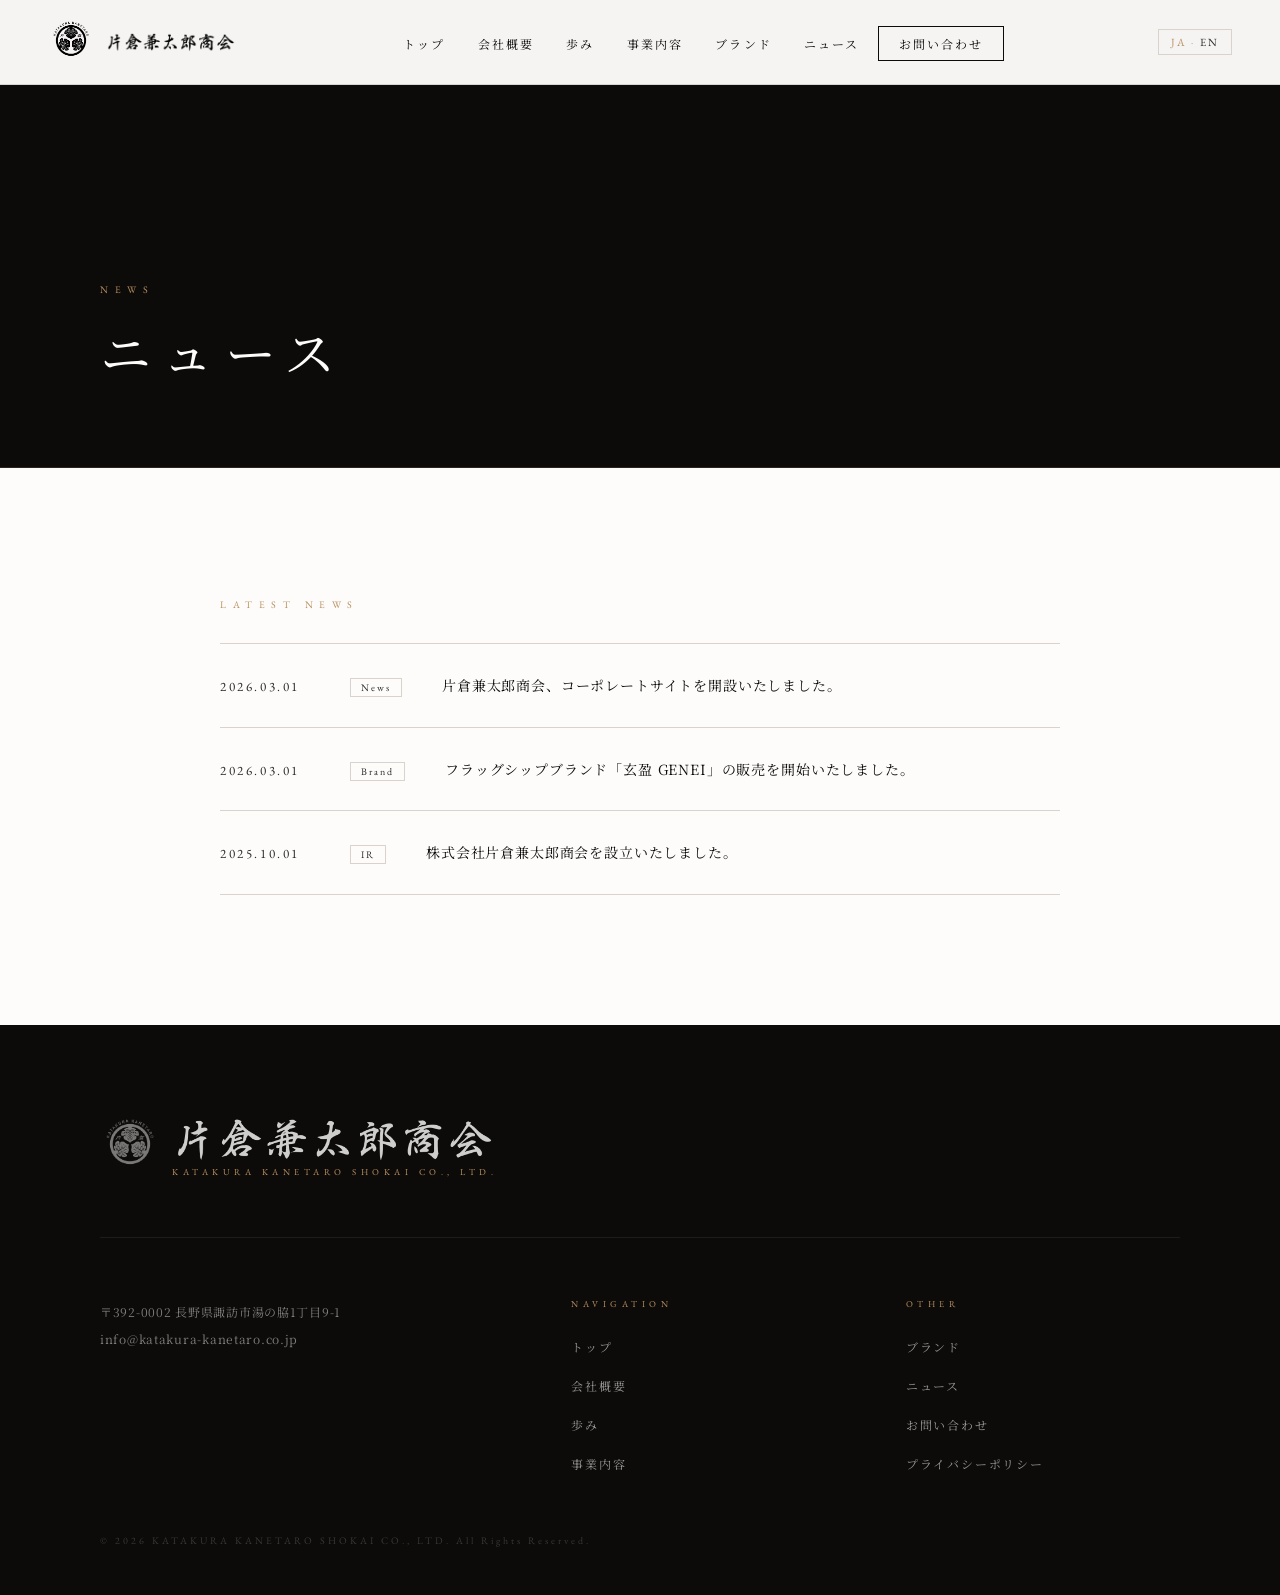
<file: news.html>
<!DOCTYPE html>
<html lang="ja">
<head>
  <meta charset="utf-8"/>
  <meta name="viewport" content="width=device-width, initial-scale=1.0, viewport-fit=cover"/>
  <title>ニュース | 片倉兼太郎商会</title>
  <meta name="description" content="株式会社片倉兼太郎商会のお知らせ・ニュース一覧。イベント、メディア、ブランドに関する最新情報を掲載します。"/>
  <meta name="robots" content="index, follow"/>
  <meta name="theme-color" content="#fdfcfa"/>
  <link rel="canonical" href="https://www.katakura-kanetaro.co.jp/news.html"/>
  <link rel="icon" href="assets/logos/crest.webp" type="image/png"/>
  <link rel="apple-touch-icon" href="assets/logos/crest.webp"/>
  <meta property="og:type" content="website"/>
  <meta property="og:site_name" content="株式会社片倉兼太郎商会"/>
  <meta property="og:locale" content="ja_JP"/>
  <meta property="og:url" content="https://www.katakura-kanetaro.co.jp/news.html"/>
  <meta property="og:title" content="ニュース | 片倉兼太郎商会"/>
  <meta property="og:description" content="片倉兼太郎商会のお知らせ・ニュース一覧。最新情報をお届けします。"/>
  <meta property="og:image" content="https://www.katakura-kanetaro.co.jp/assets/images/hero.webp"/>
  <meta property="og:image:alt" content="片倉兼太郎商会 ニュース"/>
  <meta name="twitter:card" content="summary_large_image"/>
  <meta name="twitter:title" content="ニュース | 片倉兼太郎商会"/>
  <meta name="twitter:description" content="片倉兼太郎商会のお知らせ・ニュース一覧。最新情報をお届けします。"/>
  <meta name="twitter:image" content="https://www.katakura-kanetaro.co.jp/assets/images/hero.webp"/>
  <script type="application/ld+json">
  {
    "@context": "https://schema.org",
    "@graph": [
      {
        "@type": "WebPage",
        "@id": "https://www.katakura-kanetaro.co.jp/news.html#webpage",
        "url": "https://www.katakura-kanetaro.co.jp/news.html",
        "name": "ニュース | 片倉兼太郎商会",
        "isPartOf": { "@id": "https://www.katakura-kanetaro.co.jp/#website" },
        "about": { "@id": "https://www.katakura-kanetaro.co.jp/#organization" },
        "inLanguage": "ja"
      },
      {
        "@type": "BreadcrumbList",
        "@id": "https://www.katakura-kanetaro.co.jp/news.html#breadcrumb",
        "itemListElement": [
          { "@type": "ListItem", "position": 1, "name": "トップ", "item": "https://www.katakura-kanetaro.co.jp/" },
          { "@type": "ListItem", "position": 2, "name": "ニュース", "item": "https://www.katakura-kanetaro.co.jp/news.html" }
        ]
      }
    ]
  }
  </script>
  <link rel="preconnect" href="https://fonts.googleapis.com"/>
  <link rel="preconnect" href="https://fonts.gstatic.com" crossorigin/>
  <link rel="preload" as="style" href="https://fonts.googleapis.com/css2?family=Noto+Serif+JP:wght@200;300;400;500;700&family=EB+Garamond:ital,wght@0,300;0,400;0,500;1,300;1,400&display=swap"/>
  <link rel="stylesheet" href="https://fonts.googleapis.com/css2?family=Noto+Serif+JP:wght@200;300;400;500;700&family=EB+Garamond:ital,wght@0,300;0,400;0,500;1,300;1,400&display=swap" media="print" onload="this.media='all'"/>
  <noscript><link rel="stylesheet" href="https://fonts.googleapis.com/css2?family=Noto+Serif+JP:wght@200;300;400;500;700&family=EB+Garamond:ital,wght@0,300;0,400;0,500;1,300;1,400&display=swap"/></noscript>
  <link rel="stylesheet" href="style.css"/>
<script type="text/javascript">
    // 計測は本番ドメインのみ（プレビュー・社内確認は除外）
    if (location.hostname.endsWith('katakura-kanetaro.co.jp')) {
    (function(c,l,a,r,i,t,y){
        c[a]=c[a]||function(){(c[a].q=c[a].q||[]).push(arguments)};
        t=l.createElement(r);t.async=1;t.src="https://www.clarity.ms/tag/"+i;
        y=l.getElementsByTagName(r)[0];y.parentNode.insertBefore(t,y);
    })(window, document, "clarity", "script", "y46qo7iu3i");
    }
</script>
<script type="text/javascript">
    // GA4計測も本番ドメインのみ（プレビュー・社内確認は除外）
    if (location.hostname.endsWith('katakura-kanetaro.co.jp')) {
        var gaEl = document.createElement('script');
        gaEl.async = true;
        gaEl.src = 'https://www.googletagmanager.com/gtag/js?id=G-ZVNGG28WLH';
        document.head.appendChild(gaEl);
        window.dataLayer = window.dataLayer || [];
        window.gtag = function(){dataLayer.push(arguments);};
        gtag('js', new Date());
        gtag('config', 'G-ZVNGG28WLH');
    }
</script>
</head>
<body>

<nav class="site-nav is-scrolled" id="site-nav">
  <div class="nav-inner">
    <a href="index.html" class="nav-logo">
      <img src="assets/logos/crest.webp" alt="片倉兼太郎商会" class="nav-logo-crest"/>
      <img src="assets/logos/text.webp" alt="片倉兼太郎商会" class="nav-logo-jp"/>
    </a>
    <ul class="nav-menu">
      <li><a href="index.html" data-en="Top">トップ</a></li>
      <li><a href="about.html" data-en="About">会社概要</a></li>
      <li><a href="history.html" data-en="History">歩み</a></li>
      <li><a href="business.html" data-en="Business">事業内容</a></li>
      <li><a href="brand.html" data-en="Brand">ブランド</a></li>
      <li><a href="news.html" data-en="News">ニュース</a></li>
      <li><a href="contact.html" class="nav-contact" data-en="Contact">お問い合わせ</a></li>
    </ul>
    <button class="lang-toggle" id="lang-toggle" aria-label="Language / 言語"><span class="lt-ja">JA</span><span class="lt-dot"> · </span><span class="lt-en">EN</span></button>
    <button class="nav-hamburger" id="hamburger" aria-label="メニュー">
      <span></span><span></span><span></span>
    </button>
  </div>
  <div class="nav-mobile" id="nav-mobile">
    <a href="index.html" data-en="Top">トップ</a>
    <a href="about.html" data-en="About">会社概要</a>
    <a href="history.html" data-en="History">歩み</a>
    <a href="business.html" data-en="Business">事業内容</a>
    <a href="brand.html" data-en="Brand">ブランド</a>
    <a href="news.html" data-en="News">ニュース</a>
    <a href="contact.html" data-en="Contact">お問い合わせ</a>
    <button class="lang-toggle" aria-label="Language / 言語"><span class="lt-ja">JA</span><span class="lt-dot"> · </span><span class="lt-en">EN</span></button>
  </div>
</nav>

<section class="page-hero">
  <div class="page-hero-inner">
    <span class="page-hero-label">News</span>
    <h1 class="page-hero-title" data-en="News">ニュース</h1>
  </div>
</section>

<section class="section" style="background: var(--white);">
  <div class="section-inner" style="max-width: 840px;">
    <span class="section-label">Latest News</span>
    <div class="news-list">
      <a href="#" class="news-item">
        <span class="news-date">2026.03.01</span>
        <span class="news-tag">News</span>
        <span class="news-title" data-en="Katakura Kanetaro Shokai has launched its corporate website.">片倉兼太郎商会、コーポレートサイトを開設いたしました。</span>
      </a>
      <a href="#" class="news-item">
        <span class="news-date">2026.03.01</span>
        <span class="news-tag">Brand</span>
        <span class="news-title" data-en='Sales of flagship brand "GENEI" have commenced.'>フラッグシップブランド「玄盈 GENEI」の販売を開始いたしました。</span>
      </a>
      <a href="#" class="news-item">
        <span class="news-date">2025.10.01</span>
        <span class="news-tag">IR</span>
        <span class="news-title" data-en="Katakura Kanetaro Shokai Co., Ltd. has been established.">株式会社片倉兼太郎商会を設立いたしました。</span>
      </a>
    </div>
  </div>
</section>

<footer class="site-footer">
  <div class="footer-inner">
    <div class="footer-logo">
      <img src="assets/logos/crest.webp" alt="片倉兼太郎商会"/>
      <div class="footer-logo-text">
        <img src="assets/logos/text.webp" alt="片倉兼太郎商会" class="footer-logo-jp"/>
        <span class="footer-logo-en">KATAKURA KANETARO SHOKAI CO., LTD.</span>
      </div>
    </div>
    <div class="footer-grid">
      <div>
        <address class="footer-addr" data-en="1-9-1 Yunowaki, Suwa City, Nagano 392-0002, Japan&lt;br/&gt;info@katakura-kanetaro.co.jp">
          〒392-0002 長野県諏訪市湯の脇1丁目9-1<br/>
          info@katakura-kanetaro.co.jp
        </address>
      </div>
      <div>
        <span class="footer-nav-label">Navigation</span>
        <ul class="footer-nav-list">
          <li><a href="index.html" data-en="Top">トップ</a></li>
          <li><a href="about.html" data-en="About">会社概要</a></li>
          <li><a href="history.html" data-en="History">歩み</a></li>
          <li><a href="business.html" data-en="Business">事業内容</a></li>
        </ul>
      </div>
      <div>
        <span class="footer-nav-label">Other</span>
        <ul class="footer-nav-list">
          <li><a href="brand.html" data-en="Brand">ブランド</a></li>
          <li><a href="news.html" data-en="News">ニュース</a></li>
          <li><a href="contact.html" data-en="Contact">お問い合わせ</a></li>
          <li><a href="privacy.html" data-en="Privacy Policy">プライバシーポリシー</a></li>
        </ul>
      </div>
    </div>
    <div class="footer-bottom">
      <p class="footer-copy">© 2026 KATAKURA KANETARO SHOKAI CO., LTD. All Rights Reserved.</p>
    </div>
  </div>
</footer>

<script src="assets/js/lang.js"></script>
<script>
  const hamburger = document.getElementById('hamburger');
  const navMobile = document.getElementById('nav-mobile');
  hamburger.addEventListener('click', () => navMobile.classList.toggle('open'));
  navMobile.querySelectorAll('a').forEach(a => {
    a.addEventListener('click', () => navMobile.classList.remove('open'));
  });
</script>
</body>
</html>
</file>
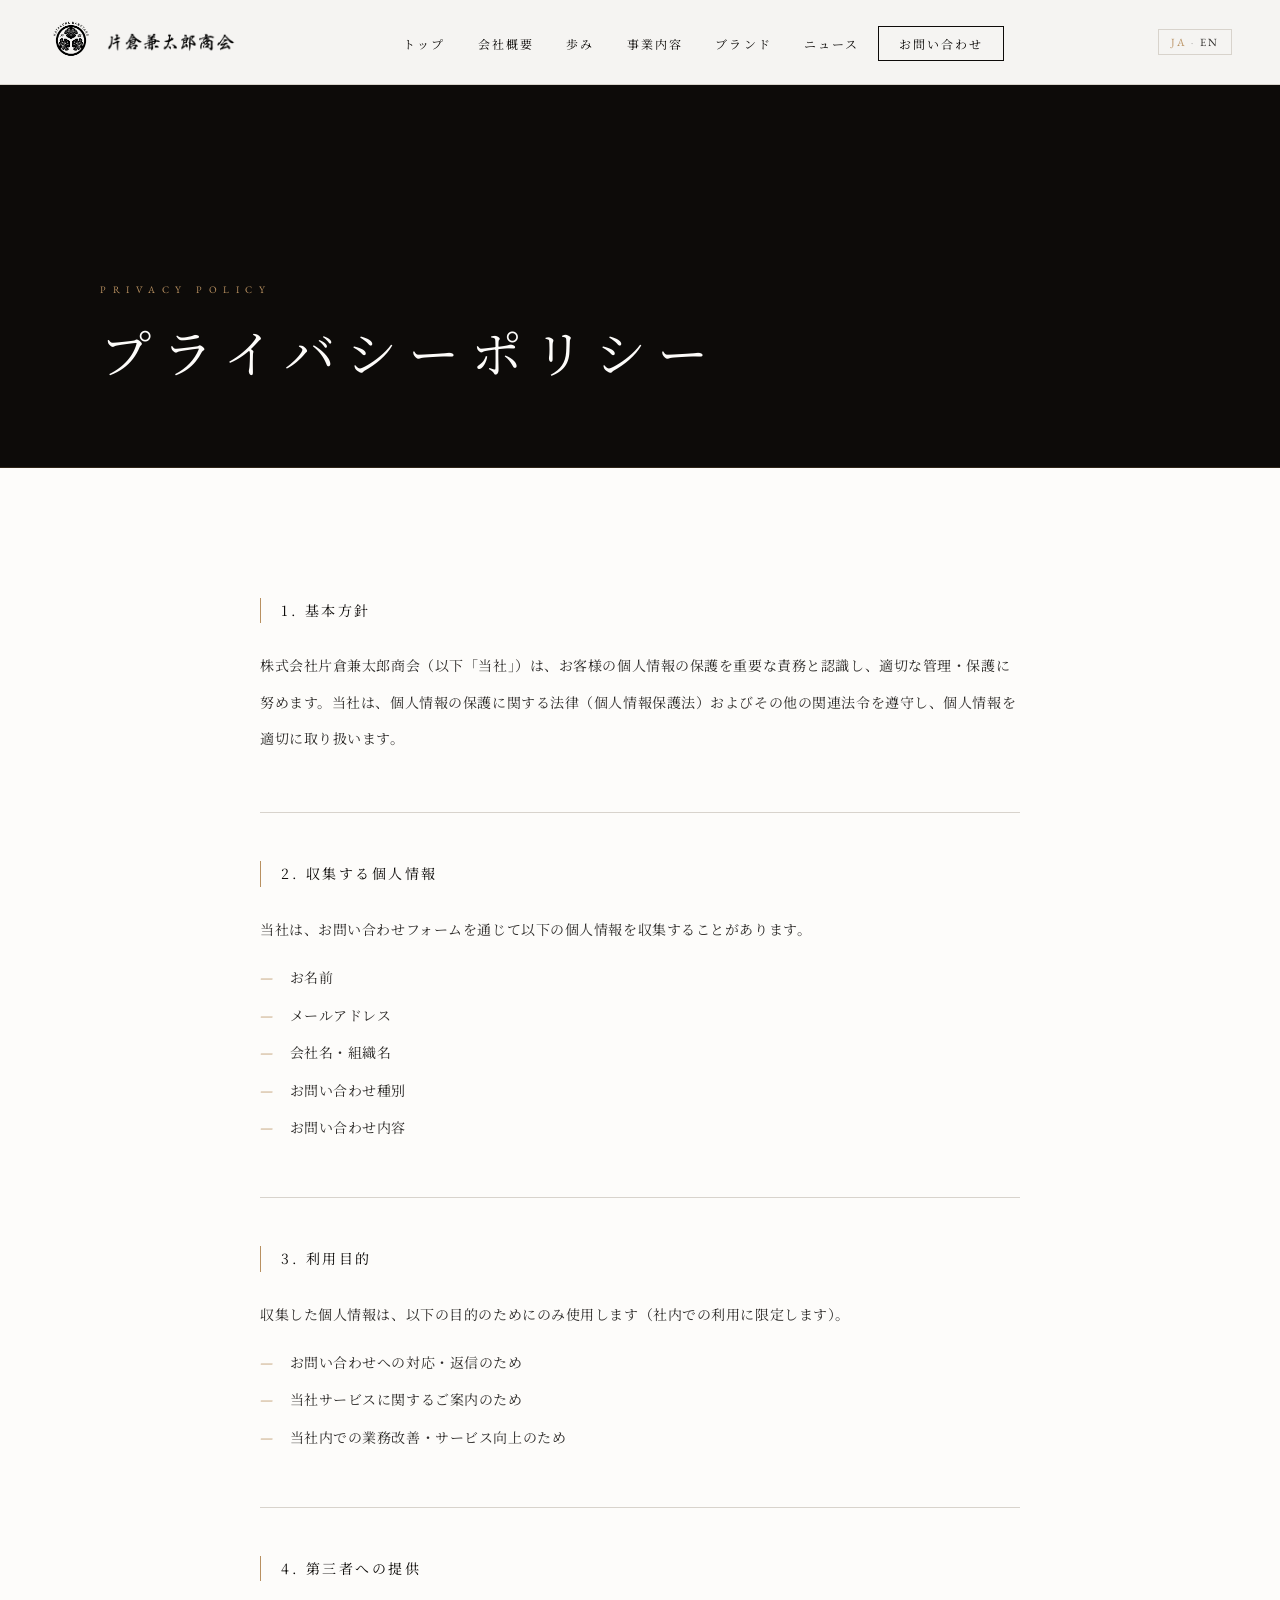
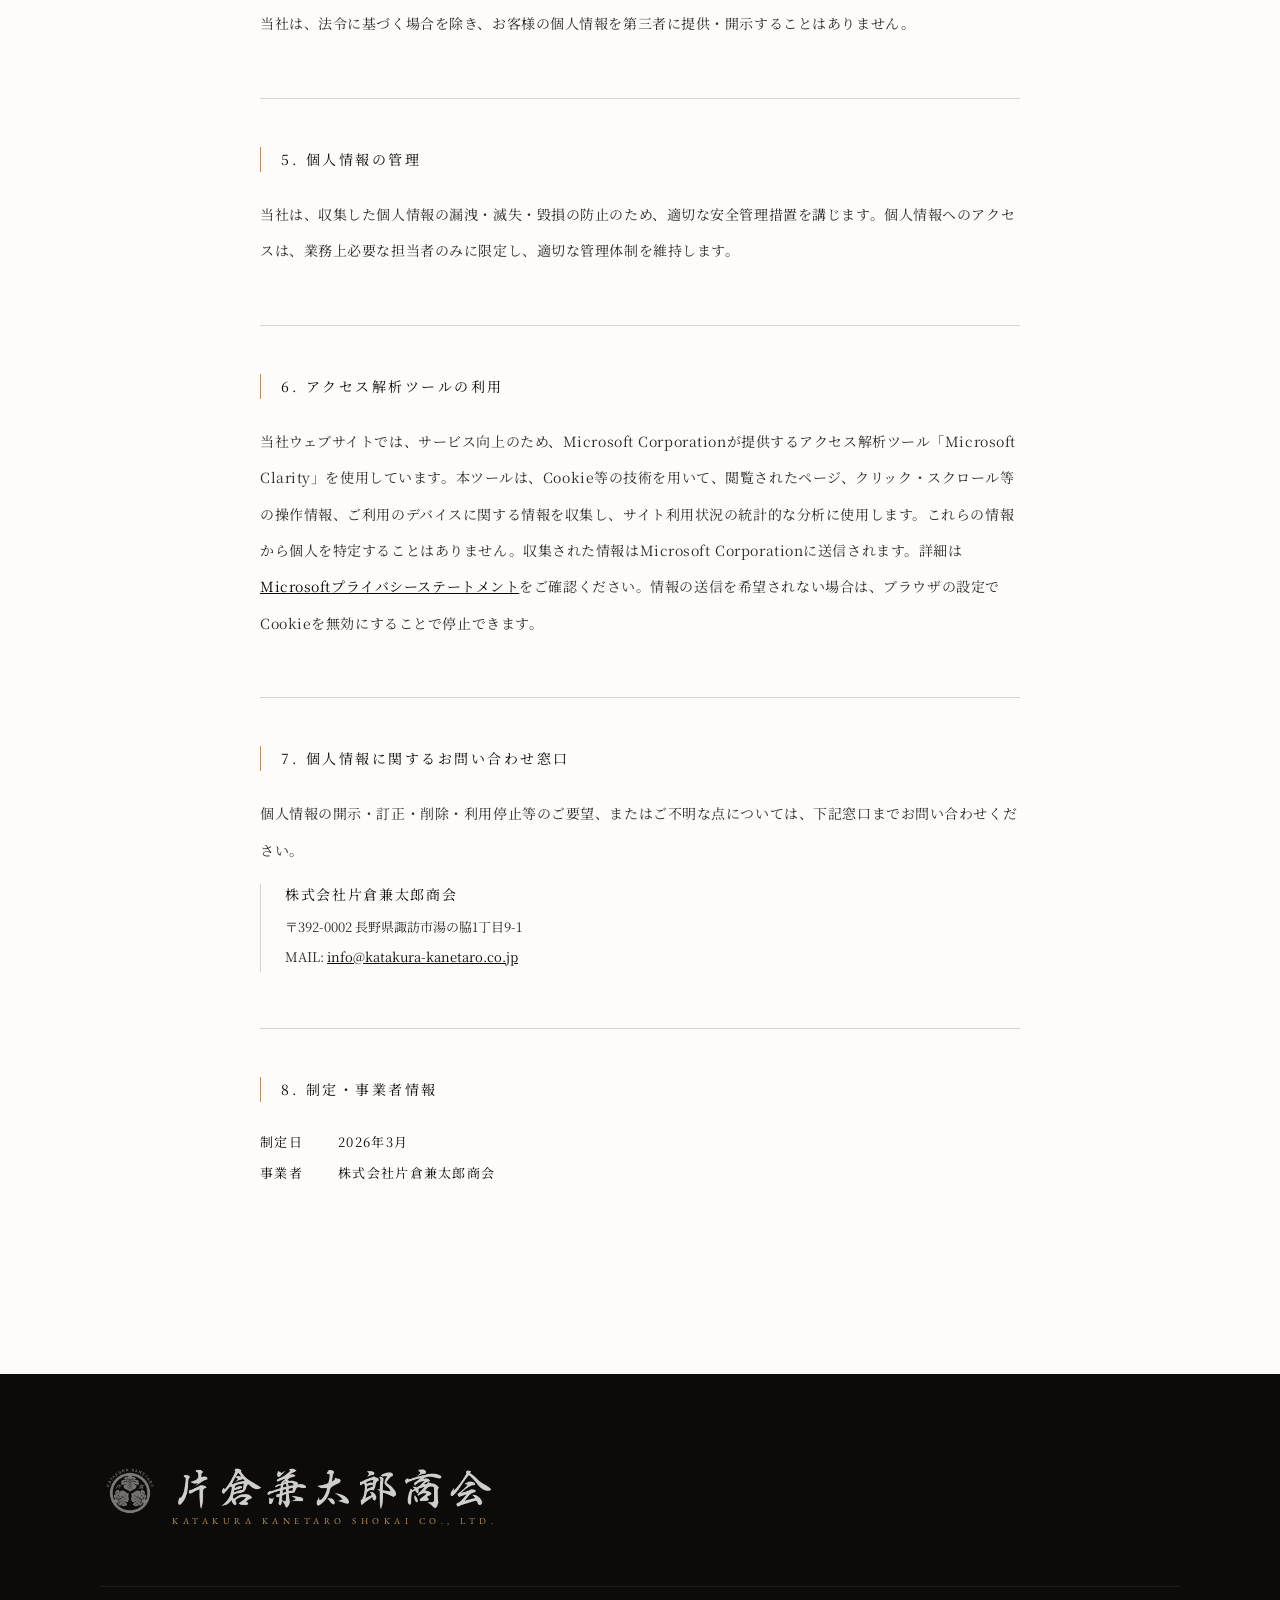
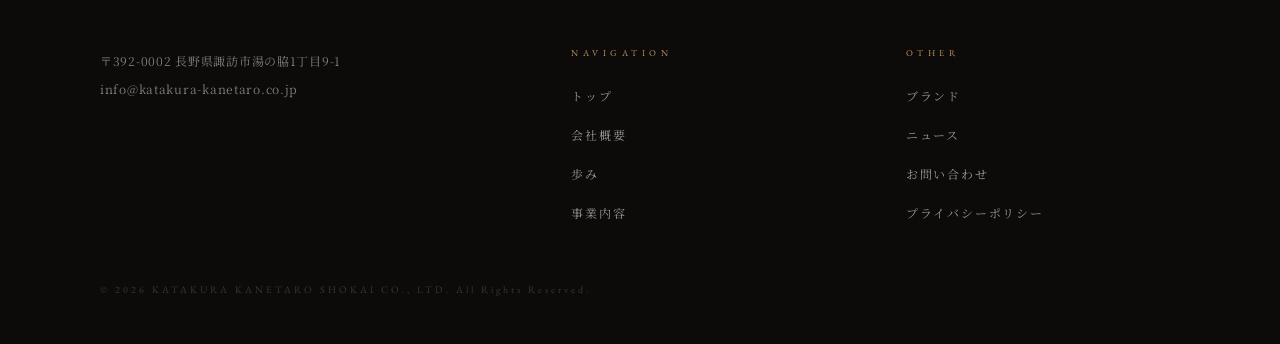
<file: privacy.html>
<!DOCTYPE html>
<html lang="ja">
<head>
  <meta charset="utf-8"/>
  <meta name="viewport" content="width=device-width, initial-scale=1.0, viewport-fit=cover"/>
  <title>プライバシーポリシー | 片倉兼太郎商会</title>
  <meta name="description" content="株式会社片倉兼太郎商会のプライバシーポリシー。個人情報の取得・利用・管理について定めています。"/>
  <meta name="robots" content="index, follow"/>
  <meta name="theme-color" content="#fdfcfa"/>
  <link rel="canonical" href="https://www.katakura-kanetaro.co.jp/privacy.html"/>
  <link rel="icon" href="assets/logos/crest.webp" type="image/png"/>
  <link rel="apple-touch-icon" href="assets/logos/crest.webp"/>
  <meta property="og:type" content="website"/>
  <meta property="og:site_name" content="株式会社片倉兼太郎商会"/>
  <meta property="og:locale" content="ja_JP"/>
  <meta property="og:url" content="https://www.katakura-kanetaro.co.jp/privacy.html"/>
  <meta property="og:title" content="プライバシーポリシー | 片倉兼太郎商会"/>
  <meta property="og:description" content="個人情報の取り扱いについて。株式会社片倉兼太郎商会のプライバシーポリシーです。"/>
  <meta property="og:image" content="https://www.katakura-kanetaro.co.jp/assets/images/hero.webp"/>
  <meta property="og:image:alt" content="片倉兼太郎商会 プライバシーポリシー"/>
  <meta name="twitter:card" content="summary_large_image"/>
  <meta name="twitter:title" content="プライバシーポリシー | 片倉兼太郎商会"/>
  <meta name="twitter:description" content="個人情報の取り扱いについて。株式会社片倉兼太郎商会のプライバシーポリシーです。"/>
  <meta name="twitter:image" content="https://www.katakura-kanetaro.co.jp/assets/images/hero.webp"/>
  <script type="application/ld+json">
  {
    "@context": "https://schema.org",
    "@graph": [
      {
        "@type": "WebPage",
        "@id": "https://www.katakura-kanetaro.co.jp/privacy.html#webpage",
        "url": "https://www.katakura-kanetaro.co.jp/privacy.html",
        "name": "プライバシーポリシー | 片倉兼太郎商会",
        "isPartOf": { "@id": "https://www.katakura-kanetaro.co.jp/#website" },
        "about": { "@id": "https://www.katakura-kanetaro.co.jp/#organization" },
        "inLanguage": "ja"
      },
      {
        "@type": "BreadcrumbList",
        "@id": "https://www.katakura-kanetaro.co.jp/privacy.html#breadcrumb",
        "itemListElement": [
          { "@type": "ListItem", "position": 1, "name": "トップ", "item": "https://www.katakura-kanetaro.co.jp/" },
          { "@type": "ListItem", "position": 2, "name": "プライバシーポリシー", "item": "https://www.katakura-kanetaro.co.jp/privacy.html" }
        ]
      }
    ]
  }
  </script>
  <link rel="preconnect" href="https://fonts.googleapis.com"/>
  <link rel="preconnect" href="https://fonts.gstatic.com" crossorigin/>
  <link rel="preload" as="style" href="https://fonts.googleapis.com/css2?family=Noto+Serif+JP:wght@200;300;400;500;700&family=EB+Garamond:ital,wght@0,300;0,400;0,500;1,300;1,400&display=swap"/>
  <link rel="stylesheet" href="https://fonts.googleapis.com/css2?family=Noto+Serif+JP:wght@200;300;400;500;700&family=EB+Garamond:ital,wght@0,300;0,400;0,500;1,300;1,400&display=swap" media="print" onload="this.media='all'"/>
  <noscript><link rel="stylesheet" href="https://fonts.googleapis.com/css2?family=Noto+Serif+JP:wght@200;300;400;500;700&family=EB+Garamond:ital,wght@0,300;0,400;0,500;1,300;1,400&display=swap"/></noscript>
  <link rel="stylesheet" href="style.css"/>
  <style>
    .policy-sec { background: var(--white); }
    .policy-inner { max-width: 760px; margin: 0 auto; }
    .policy-block { margin-bottom: 3.5rem; }
    .policy-h2 {
      font-size: 14px;
      font-weight: 400;
      letter-spacing: 0.18em;
      border-left: 1px solid var(--gold);
      padding-left: 1.25rem;
      margin-bottom: 1.5rem;
      line-height: 1.8;
    }
    .policy-body {
      font-size: 14px;
      line-height: 2.6;
      color: var(--gray);
      letter-spacing: 0.04em;
    }
    .policy-list {
      list-style: none;
      display: flex;
      flex-direction: column;
      gap: 0.6rem;
      margin-top: 1rem;
    }
    .policy-list li {
      font-size: 14px;
      line-height: 2;
      color: var(--gray);
      display: flex;
      gap: 1rem;
      letter-spacing: 0.04em;
    }
    .policy-list li::before {
      content: '—';
      color: var(--gold);
      flex-shrink: 0;
      font-family: 'EB Garamond', serif;
    }
    .policy-hr {
      border: none;
      border-top: 1px solid var(--ash);
      margin: 3rem 0;
    }
    .policy-contact {
      border-left: 1px solid var(--ash);
      padding-left: 1.5rem;
      margin-top: 1rem;
    }
    .policy-contact strong {
      font-size: 14px;
      font-weight: 400;
      letter-spacing: 0.12em;
      display: block;
      margin-bottom: 0.5rem;
    }
    .policy-contact p {
      font-size: 13px;
      line-height: 2.3;
      color: var(--gray);
    }
    .policy-meta { font-size: 13px; line-height: 2.4; color: var(--gray); }
    .policy-meta span { display: inline-block; min-width: 5em; color: var(--black); letter-spacing: 0.1em; }
  </style>
<script type="text/javascript">
    // 計測は本番ドメインのみ（プレビュー・社内確認は除外）
    if (location.hostname.endsWith('katakura-kanetaro.co.jp')) {
    (function(c,l,a,r,i,t,y){
        c[a]=c[a]||function(){(c[a].q=c[a].q||[]).push(arguments)};
        t=l.createElement(r);t.async=1;t.src="https://www.clarity.ms/tag/"+i;
        y=l.getElementsByTagName(r)[0];y.parentNode.insertBefore(t,y);
    })(window, document, "clarity", "script", "y46qo7iu3i");
    }
</script>
<script type="text/javascript">
    // GA4計測も本番ドメインのみ（プレビュー・社内確認は除外）
    if (location.hostname.endsWith('katakura-kanetaro.co.jp')) {
        var gaEl = document.createElement('script');
        gaEl.async = true;
        gaEl.src = 'https://www.googletagmanager.com/gtag/js?id=G-ZVNGG28WLH';
        document.head.appendChild(gaEl);
        window.dataLayer = window.dataLayer || [];
        window.gtag = function(){dataLayer.push(arguments);};
        gtag('js', new Date());
        gtag('config', 'G-ZVNGG28WLH');
    }
</script>
</head>
<body>

<nav class="site-nav is-scrolled" id="site-nav">
  <div class="nav-inner">
    <a href="index.html" class="nav-logo">
      <img src="assets/logos/crest.webp" alt="片倉兼太郎商会" class="nav-logo-crest"/>
      <img src="assets/logos/text.webp" alt="片倉兼太郎商会" class="nav-logo-jp"/>
    </a>
    <ul class="nav-menu">
      <li><a href="index.html" data-en="Top">トップ</a></li>
      <li><a href="about.html" data-en="About">会社概要</a></li>
      <li><a href="history.html" data-en="History">歩み</a></li>
      <li><a href="business.html" data-en="Business">事業内容</a></li>
      <li><a href="brand.html" data-en="Brand">ブランド</a></li>
      <li><a href="news.html" data-en="News">ニュース</a></li>
      <li><a href="contact.html" class="nav-contact" data-en="Contact">お問い合わせ</a></li>
    </ul>
    <button class="lang-toggle" id="lang-toggle" aria-label="Language / 言語"><span class="lt-ja">JA</span><span class="lt-dot"> · </span><span class="lt-en">EN</span></button>
    <button class="nav-hamburger" id="hamburger" aria-label="メニュー">
      <span></span><span></span><span></span>
    </button>
  </div>
  <div class="nav-mobile" id="nav-mobile">
    <a href="index.html" data-en="Top">トップ</a>
    <a href="about.html" data-en="About">会社概要</a>
    <a href="history.html" data-en="History">歩み</a>
    <a href="business.html" data-en="Business">事業内容</a>
    <a href="brand.html" data-en="Brand">ブランド</a>
    <a href="news.html" data-en="News">ニュース</a>
    <a href="contact.html" data-en="Contact">お問い合わせ</a>
    <button class="lang-toggle" aria-label="Language / 言語"><span class="lt-ja">JA</span><span class="lt-dot"> · </span><span class="lt-en">EN</span></button>
  </div>
</nav>

<section class="page-hero">
  <div class="page-hero-inner">
    <span class="page-hero-label">Privacy Policy</span>
    <h1 class="page-hero-title" data-en="Privacy Policy">プライバシーポリシー</h1>
  </div>
</section>

<section class="policy-sec section">
  <div class="section-inner">
    <div class="policy-inner">

      <div class="policy-block">
        <h2 class="policy-h2" data-en="1. Basic Policy">1. 基本方針</h2>
        <p class="policy-body" data-en="Katakura Kanetaro Shokai Co., Ltd. (hereinafter &quot;the Company&quot;) recognizes the protection of customers' personal information as an important responsibility and strives for proper management and protection. The Company complies with the Act on the Protection of Personal Information (Personal Information Protection Act) and other relevant laws and regulations, and handles personal information appropriately.">
          株式会社片倉兼太郎商会（以下「当社」）は、お客様の個人情報の保護を重要な責務と認識し、適切な管理・保護に努めます。当社は、個人情報の保護に関する法律（個人情報保護法）およびその他の関連法令を遵守し、個人情報を適切に取り扱います。
        </p>
      </div>

      <hr class="policy-hr"/>

      <div class="policy-block">
        <h2 class="policy-h2" data-en="2. Personal Information Collected">2. 収集する個人情報</h2>
        <p class="policy-body" data-en="The Company may collect the following personal information through inquiry forms.">当社は、お問い合わせフォームを通じて以下の個人情報を収集することがあります。</p>
        <ul class="policy-list">
          <li data-en="Name">お名前</li>
          <li data-en="Email address">メールアドレス</li>
          <li data-en="Company / Organization name">会社名・組織名</li>
          <li data-en="Inquiry type">お問い合わせ種別</li>
          <li data-en="Inquiry content">お問い合わせ内容</li>
        </ul>
      </div>

      <hr class="policy-hr"/>

      <div class="policy-block">
        <h2 class="policy-h2" data-en="3. Purpose of Use">3. 利用目的</h2>
        <p class="policy-body" data-en="Collected personal information is used solely for the following purposes (limited to internal use).">収集した個人情報は、以下の目的のためにのみ使用します（社内での利用に限定します）。</p>
        <ul class="policy-list">
          <li data-en="To respond to and reply to inquiries">お問い合わせへの対応・返信のため</li>
          <li data-en="To provide information regarding our services">当社サービスに関するご案内のため</li>
          <li data-en="To improve operations and enhance services within the Company">当社内での業務改善・サービス向上のため</li>
        </ul>
      </div>

      <hr class="policy-hr"/>

      <div class="policy-block">
        <h2 class="policy-h2" data-en="4. Disclosure to Third Parties">4. 第三者への提供</h2>
        <p class="policy-body" data-en="The Company will not provide or disclose customers' personal information to third parties, except as required by law.">当社は、法令に基づく場合を除き、お客様の個人情報を第三者に提供・開示することはありません。</p>
      </div>

      <hr class="policy-hr"/>

      <div class="policy-block">
        <h2 class="policy-h2" data-en="5. Management of Personal Information">5. 個人情報の管理</h2>
        <p class="policy-body" data-en="The Company takes appropriate security management measures to prevent leakage, loss, or damage of collected personal information. Access to personal information is limited to staff with business necessity, and an appropriate management system is maintained.">
          当社は、収集した個人情報の漏洩・滅失・毀損の防止のため、適切な安全管理措置を講じます。個人情報へのアクセスは、業務上必要な担当者のみに限定し、適切な管理体制を維持します。
        </p>
      </div>

      <hr class="policy-hr"/>

      <div class="policy-block">
        <h2 class="policy-h2" data-en="6. Use of Website Analytics Tools">6. アクセス解析ツールの利用</h2>
        <p class="policy-body" data-en="This website uses Microsoft Clarity, an analytics tool provided by Microsoft Corporation, to improve our services. The tool uses cookies and similar technologies to collect information such as pages viewed, click and scroll interactions, and device information for statistical analysis of site usage. This information is not used to identify individuals. Collected data is transmitted to Microsoft Corporation; please refer to Microsoft&#39;s Privacy Statement for details. You can stop this data transmission by disabling cookies in your browser settings.">
          当社ウェブサイトでは、サービス向上のため、Microsoft Corporationが提供するアクセス解析ツール「Microsoft Clarity」を使用しています。本ツールは、Cookie等の技術を用いて、閲覧されたページ、クリック・スクロール等の操作情報、ご利用のデバイスに関する情報を収集し、サイト利用状況の統計的な分析に使用します。これらの情報から個人を特定することはありません。収集された情報はMicrosoft Corporationに送信されます。詳細は<a href="https://privacy.microsoft.com/ja-jp/privacystatement" target="_blank" rel="noopener" style="color:var(--black);">Microsoftプライバシーステートメント</a>をご確認ください。情報の送信を希望されない場合は、ブラウザの設定でCookieを無効にすることで停止できます。
        </p>
      </div>

      <hr class="policy-hr"/>

      <div class="policy-block">
        <h2 class="policy-h2" data-en="7. Inquiries Regarding Personal Information">7. 個人情報に関するお問い合わせ窓口</h2>
        <p class="policy-body" data-en="For requests regarding disclosure, correction, deletion, or suspension of use of personal information, or for any inquiries, please contact us at the following.">個人情報の開示・訂正・削除・利用停止等のご要望、またはご不明な点については、下記窓口までお問い合わせください。</p>
        <div class="policy-contact">
          <strong data-en="Katakura Kanetaro Shokai Co., Ltd.">株式会社片倉兼太郎商会</strong>
          <p data-en="1-9-1 Yunowaki, Suwa City, Nagano 392-0002, Japan&lt;br/&gt;MAIL: &lt;a href=&quot;mailto:info@katakura-kanetaro.co.jp&quot; style=&quot;color:var(--black);&quot;&gt;info@katakura-kanetaro.co.jp&lt;/a&gt;">
            〒392-0002 長野県諏訪市湯の脇1丁目9-1<br/>
            MAIL: <a href="mailto:info@katakura-kanetaro.co.jp" style="color:var(--black);">info@katakura-kanetaro.co.jp</a>
          </p>
        </div>
      </div>

      <hr class="policy-hr"/>

      <div class="policy-block">
        <h2 class="policy-h2" data-en="8. Establishment &amp; Business Information">8. 制定・事業者情報</h2>
        <div class="policy-meta">
          <p><span data-en="Established">制定日</span>　<span data-en="March 2026">2026年3月</span></p>
          <p><span data-en="Company">事業者</span>　<span data-en="Katakura Kanetaro Shokai Co., Ltd.">株式会社片倉兼太郎商会</span></p>
        </div>
      </div>

    </div>
  </div>
</section>

<footer class="site-footer">
  <div class="footer-inner">
    <div class="footer-logo">
      <img src="assets/logos/crest.webp" alt="片倉兼太郎商会"/>
      <div class="footer-logo-text">
        <img src="assets/logos/text.webp" alt="片倉兼太郎商会" class="footer-logo-jp"/>
        <span class="footer-logo-en">KATAKURA KANETARO SHOKAI CO., LTD.</span>
      </div>
    </div>
    <div class="footer-grid">
      <div>
        <address class="footer-addr" data-en="1-9-1 Yunowaki, Suwa City, Nagano 392-0002, Japan&lt;br/&gt;info@katakura-kanetaro.co.jp">
          〒392-0002 長野県諏訪市湯の脇1丁目9-1<br/>
          info@katakura-kanetaro.co.jp
        </address>
      </div>
      <div>
        <span class="footer-nav-label">Navigation</span>
        <ul class="footer-nav-list">
          <li><a href="index.html" data-en="Top">トップ</a></li>
          <li><a href="about.html" data-en="About">会社概要</a></li>
          <li><a href="history.html" data-en="History">歩み</a></li>
          <li><a href="business.html" data-en="Business">事業内容</a></li>
        </ul>
      </div>
      <div>
        <span class="footer-nav-label">Other</span>
        <ul class="footer-nav-list">
          <li><a href="brand.html" data-en="Brand">ブランド</a></li>
          <li><a href="news.html" data-en="News">ニュース</a></li>
          <li><a href="contact.html" data-en="Contact">お問い合わせ</a></li>
          <li><a href="privacy.html" data-en="Privacy Policy">プライバシーポリシー</a></li>
        </ul>
      </div>
    </div>
    <div class="footer-bottom">
      <p class="footer-copy">© 2026 KATAKURA KANETARO SHOKAI CO., LTD. All Rights Reserved.</p>
    </div>
  </div>
</footer>

<script src="assets/js/lang.js"></script>
<script>
  const hamburger = document.getElementById('hamburger');
  const navMobile = document.getElementById('nav-mobile');
  hamburger.addEventListener('click', () => navMobile.classList.toggle('open'));
  navMobile.querySelectorAll('a').forEach(a => {
    a.addEventListener('click', () => navMobile.classList.remove('open'));
  });
</script>
</body>
</html>
</file>
<file: style.css>
/* =============================================
   片倉兼太郎商会 v2
   Design: 本格京都和風
   ============================================= */

/* ── TOKENS ── */
:root {
  --white:  #fdfcfa;
  --black:  #0d0b09;
  --stone:  #f2efe9;
  --ash:    #d8d3cc;
  --gray:   #2e2c2a;
  --gold:   #b89060;
  --gold-f: rgba(184, 144, 96, 0.12);
}

/* ── RESET ── */
*, *::before, *::after { margin: 0; padding: 0; box-sizing: border-box; }
* { -webkit-tap-highlight-color: transparent; } /* iOS タップ時の青フラッシュ除去 */
html { scroll-behavior: smooth; }
body {
  font-family: '游明朝', 'Yu Mincho', 'Noto Serif JP', 'Hiragino Mincho ProN', serif;
  background: var(--white);
  color: var(--black);
  -webkit-font-smoothing: antialiased;
  overflow-x: hidden;
  overflow-wrap: break-word;  /* 長い英単語・URLの折り返し */
  line-break: strict;          /* 日本語の句読点前後の不自然な改行を防ぐ */
}
.en { font-family: 'EB Garamond', Georgia, serif; }

/* スクリーンリーダー向け（トップの視覚デザインを保ちつつ h1 を1つ用意） */
.sr-only {
  position: absolute;
  width: 1px;
  height: 1px;
  padding: 0;
  margin: -1px;
  overflow: hidden;
  clip: rect(0, 0, 0, 0);
  white-space: nowrap;
  border: 0;
}

/* ── NAVIGATION ── */
.site-nav {
  position: fixed;
  top: 0; left: 0; right: 0;
  z-index: 500;
  transition: background 0.5s, border-color 0.5s;
  border-bottom: 1px solid transparent;
  padding-top: env(safe-area-inset-top, 0px); /* ノッチ・Dynamic Island対応 */
}
.site-nav.is-scrolled {
  background: rgba(253, 252, 250, 0.97);
  backdrop-filter: blur(16px);
  -webkit-backdrop-filter: blur(16px);
  border-bottom-color: var(--ash);
}
.nav-inner {
  max-width: 1320px;
  margin: 0 auto;
  padding: 0 3rem;
  height: 84px;
  display: flex;
  align-items: center;
}
.nav-logo {
  text-decoration: none;
  display: flex;
  align-items: center;
  gap: 0.75rem;
  transition: opacity 0.3s;
  margin-right: auto; /* ロゴで左端固定・右側グループをまとめる */
}
.nav-logo:hover { opacity: 0.65; }
.nav-logo-crest {
  height: 46px;
  width: 46px;
  object-fit: contain;
  display: block;
  flex-shrink: 0;
  transition: filter 0.5s, opacity 0.5s;
}
.site-nav:not(.is-scrolled) .nav-logo-crest { filter: invert(1); opacity: 0.8; }
.site-nav.is-scrolled .nav-logo-crest { mix-blend-mode: multiply; }
.nav-logo-jp {
  height: 20px;
  width: auto;
  display: block;
  flex-shrink: 0;
  transition: filter 0.5s, opacity 0.5s;
}
.site-nav:not(.is-scrolled) .nav-logo-jp { filter: brightness(0) invert(1); opacity: 0.85; }
.site-nav.is-scrolled .nav-logo-jp { filter: none; opacity: 1; }

.nav-menu {
  display: flex;
  align-items: center;
  gap: 0.25rem;
  list-style: none;
}
.nav-menu a {
  font-size: 12px;
  letter-spacing: 0.18em;
  text-decoration: none;
  white-space: nowrap;
  padding: 5px 14px;
  transition: opacity 0.25s, color 0.5s;
}
.site-nav:not(.is-scrolled) .nav-menu a { color: rgba(255,255,255,0.8); }
.site-nav.is-scrolled .nav-menu a { color: var(--black); }
.nav-menu a:hover { opacity: 0.5; }
.nav-menu a.nav-contact {
  padding: 8px 20px;
  border: 1px solid currentColor;
  opacity: 1 !important;
}
.site-nav:not(.is-scrolled) .nav-menu a.nav-contact:hover { background: rgba(255,255,255,0.1); }
.site-nav.is-scrolled .nav-menu a.nav-contact:hover { background: var(--black); color: var(--white); }

/* ── LANG TOGGLE ── */
.lang-toggle {
  display: flex;
  align-items: center;
  gap: 4px;
  background: none;
  border: 1px solid var(--ash);
  cursor: pointer;
  padding: 5px 12px;
  font-family: 'EB Garamond', serif;
  font-size: 11px;
  letter-spacing: 0.2em;
  color: var(--gray);
  transition: border-color 0.25s, color 0.25s;
  flex-shrink: 0;
  margin-left: auto;   /* 絶対右端に固定 */
  margin-right: 0;
}
.lang-toggle:hover { border-color: var(--gray); }
.site-nav:not(.is-scrolled) .lang-toggle {
  border-color: rgba(255,255,255,0.25);
  color: rgba(255,255,255,0.65);
}
.site-nav:not(.is-scrolled) .lang-toggle:hover {
  border-color: rgba(255,255,255,0.55);
  color: rgba(255,255,255,0.9);
}
.lt-dot { opacity: 0.35; }
.lt-ja, .lt-en { transition: color 0.2s; }
.lt-ja.active, .lt-en.active { color: var(--gold); }
.site-nav:not(.is-scrolled) .lt-ja.active,
.site-nav:not(.is-scrolled) .lt-en.active { color: rgba(184,144,96,0.9); }

/* Mobile lang toggle inside drawer — ボタンとして目立つ設計 */
.nav-mobile .lang-toggle {
  border: 1px solid rgba(184,144,96,0.45);
  padding: 0.9rem 1.5rem;
  font-size: 14px;
  letter-spacing: 0.3em;
  color: var(--gold);
  margin: 1.25rem 0 0.5rem;
  border-radius: 1px;
  justify-content: center;
  background: rgba(184,144,96,0.04);
  min-height: 48px; /* タップ領域 44px以上 */
}
.nav-mobile .lang-toggle:hover {
  border-color: rgba(184,144,96,0.7);
  background: rgba(184,144,96,0.09);
}

.nav-hamburger {
  display: none;
  flex-direction: column;
  gap: 6px;
  cursor: pointer;
  padding: 4px;
  border: none;
  background: none;
}
.nav-hamburger span {
  display: block;
  width: 22px;
  height: 1px;
  transition: background 0.5s;
}
.site-nav:not(.is-scrolled) .nav-hamburger span { background: rgba(255,255,255,0.85); }
.site-nav.is-scrolled .nav-hamburger span { background: var(--black); }

.nav-mobile {
  display: none;
  flex-direction: column;
  padding: 0 1.5rem 1.5rem;
  background: var(--white);
  border-top: 1px solid var(--ash);
}
.nav-mobile.open { display: flex; }
.nav-mobile a {
  font-size: 13px;
  letter-spacing: 0.18em;
  color: var(--black);
  text-decoration: none;
  padding: 1rem 0;
  border-bottom: 1px solid var(--ash);
  transition: opacity 0.2s;
}
.nav-mobile a:last-child { border-bottom: none; }
.nav-mobile a:hover { opacity: 0.5; }

/* ── PAGE HERO (sub pages) ── */
.page-hero {
  padding-top: calc(84px + env(safe-area-inset-top, 0px)); /* ナビ高さ + ノッチ分 */
  height: 52vh;
  min-height: 340px;
  background: var(--black);
  display: flex;
  align-items: flex-end;
  padding-bottom: 5rem;
  padding-left: 3rem;
  padding-right: 3rem;
  position: relative;
  overflow: hidden;
}
.page-hero::after {
  content: '';
  position: absolute;
  bottom: 0; left: 0; right: 0;
  height: 1px;
  background: rgba(184, 144, 96, 0.2);
}
.page-hero-inner {
  max-width: 1080px;
  width: 100%;
  margin: 0 auto;
}
.page-hero-label {
  font-family: 'EB Garamond', serif;
  font-size: 10px;
  letter-spacing: 0.65em;
  color: var(--gold);
  text-transform: uppercase;
  display: block;
  margin-bottom: 1.25rem;
}
.page-hero-title {
  font-size: clamp(30px, 4vw, 56px);
  font-weight: 400;
  letter-spacing: 0.22em;
  color: var(--white);
  line-height: 1.4;
}

/* ── SECTION BASE ── */
.section { padding: 130px 3rem; }
.section-inner { max-width: 1080px; margin: 0 auto; }
.section-label {
  font-family: 'EB Garamond', serif;
  font-size: 10px;
  letter-spacing: 0.65em;
  color: var(--gold);
  text-transform: uppercase;
  display: block;
  margin-bottom: 2rem;
}
.section-title {
  font-size: clamp(26px, 3.2vw, 44px);
  font-weight: 400;
  letter-spacing: 0.18em;
  line-height: 1.8;
}
.section-body {
  font-family: 'Noto Serif JP', serif;
  font-size: 15px;
  font-weight: 400;
  line-height: 2.7;
  color: var(--gray);
  margin-top: 2rem;
  letter-spacing: 0.06em;
}

/* ── READ MORE LINK ── */
.read-more {
  display: inline-flex;
  align-items: center;
  gap: 1rem;
  margin-top: 2.5rem;
  font-family: 'EB Garamond', serif;
  font-size: 11px;
  letter-spacing: 0.5em;
  color: var(--black);
  text-decoration: none;
  text-transform: uppercase;
  transition: opacity 0.25s;
  min-height: 44px; /* タッチターゲット最小44px（Apple HIG）*/
}
.read-more::after {
  content: '';
  display: block;
  width: 36px;
  height: 1px;
  background: var(--black);
  transition: width 0.3s;
}
.read-more:hover { opacity: 0.55; }
.read-more:hover::after { width: 64px; }

/* ── FOOTER ── */
.site-footer {
  background: var(--black);
  color: var(--white);
  padding: 90px 3rem calc(48px + env(safe-area-inset-bottom, 0px)); /* ホームバー対応 */
}
.footer-inner { max-width: 1080px; margin: 0 auto; }
.footer-logo {
  display: flex;
  align-items: center;
  gap: 0.75rem;
  margin-bottom: 60px;
  padding-bottom: 60px;
  border-bottom: 1px solid rgba(255,255,255,0.07);
}
.footer-logo > img {
  height: 60px;
  width: 60px;
  object-fit: contain;
  filter: invert(1);
  opacity: 0.45;
  flex-shrink: 0;
}
.footer-logo-text { display: flex; flex-direction: column; gap: 5px; }
.footer-logo-jp {
  height: 48px;
  width: auto;
  display: block;
  filter: brightness(0) invert(1);
  opacity: 0.8;
}
.footer-logo-en {
  font-family: 'EB Garamond', serif;
  font-size: 9px;
  letter-spacing: 0.5em;
  color: var(--gold);
  line-height: 1;
  text-transform: uppercase;
}
.footer-grid {
  display: grid;
  grid-template-columns: 1.5fr 1fr 1fr;
  gap: 60px;
  margin-bottom: 60px;
  align-items: start;
}
.footer-addr {
  font-style: normal;
  font-size: 12px;
  line-height: 2.3;
  color: rgba(255,255,255,0.48);
  letter-spacing: 0.06em;
}
.footer-nav-label {
  font-family: 'EB Garamond', serif;
  font-size: 9px;
  letter-spacing: 0.5em;
  color: var(--gold);
  text-transform: uppercase;
  display: block;
  margin-bottom: 1.5rem;
}
.footer-nav-list { list-style: none; display: flex; flex-direction: column; gap: 1rem; }
.footer-nav-list a {
  font-size: 12px;
  letter-spacing: 0.15em;
  color: rgba(255,255,255,0.58);
  text-decoration: none;
  transition: color 0.25s;
}
.footer-nav-list a:hover { color: rgba(255,255,255,0.85); }
.footer-bottom {
  display: flex;
  justify-content: space-between;
  align-items: center;
  flex-wrap: wrap;
  gap: 1rem;
}
.footer-copy {
  font-family: 'EB Garamond', serif;
  font-size: 10px;
  letter-spacing: 0.3em;
  color: rgba(255,255,255,0.18);
}

/* ── NEWS ITEMS ── */
.news-list { border-top: 1px solid var(--ash); }
.news-item {
  display: flex;
  align-items: baseline;
  gap: 2.5rem;
  padding: 1.75rem 0;
  border-bottom: 1px solid var(--ash);
  text-decoration: none;
  color: var(--black);
  transition: opacity 0.2s;
}
.news-item:hover { opacity: 0.5; }
.news-date {
  font-family: 'EB Garamond', serif;
  font-size: 13px;
  letter-spacing: 0.2em;
  color: var(--gray);
  white-space: nowrap;
  flex-shrink: 0;
  min-width: 90px;
}
.news-tag {
  font-family: 'EB Garamond', serif;
  font-size: 10px;
  letter-spacing: 0.2em;
  padding: 2px 10px;
  border: 1px solid var(--ash);
  color: var(--gray);
  white-space: nowrap;
  flex-shrink: 0;
}
.news-title {
  font-size: 14px;
  line-height: 1.9;
  letter-spacing: 0.06em;
}
.news-more {
  display: inline-flex;
  align-items: center;
  gap: 1rem;
  margin-top: 2.5rem;
  font-family: 'EB Garamond', serif;
  font-size: 11px;
  letter-spacing: 0.5em;
  color: var(--black);
  text-decoration: none;
  text-transform: uppercase;
}
.news-more::after {
  content: '';
  display: block;
  width: 36px;
  height: 1px;
  background: var(--black);
  transition: width 0.3s;
}
.news-more:hover::after { width: 64px; }

/* ── RESPONSIVE ── */
@media (max-width: 1240px) {
  .nav-inner { padding: 0 2rem; }
  .nav-logo { gap: 0.5rem; }
  .nav-menu { gap: 0; }
  .nav-menu a { padding: 5px 10px; letter-spacing: 0.13em; }
}
@media (max-width: 1024px) {
  .nav-menu { display: none; }
  .nav-hamburger { display: flex; }
  /* Hide desktop lang toggle; mobile version lives inside nav-mobile */
  .nav-inner > .lang-toggle { display: none; }
  .footer-grid { grid-template-columns: 1fr 1fr; }
}
/* タブレット中間余白 */
@media (max-width: 900px) {
  .section { padding: 90px 2rem; }
}
@media (max-width: 640px) {
  .section { padding: 72px 1.5rem; }
  .nav-inner { padding: 0 1.5rem; }
  .nav-logo-crest { height: 36px; width: 36px; }
  .nav-logo-jp { height: 16px; }
  .site-footer { padding: 70px 1.5rem 40px; }
  .footer-grid { grid-template-columns: 1fr; gap: 40px; }
  .footer-logo { flex-direction: column; align-items: flex-start; gap: 0.75rem; }
  .footer-logo-jp { height: 36px; }
  .footer-logo > img { height: 48px; width: 48px; }
  .footer-logo-en { letter-spacing: 0.15em; font-size: 8px; } /* 長い英語社名のはみ出し防止 */
  .page-hero { padding: 4rem 1.5rem 3rem; padding-top: calc(72px + 2rem + env(safe-area-inset-top, 0px)); }
  .page-hero-title { letter-spacing: 0.06em; } /* スマホで letter-spacing を大幅削減 → 変な改行防止 */
  .news-item { flex-direction: column; gap: 0.5rem; }
  .news-date { min-width: auto; }
  .section-title { letter-spacing: 0.05em; } /* スマホで削減 */
  .section-label { letter-spacing: 0.25em; } /* スマホで削減 */
  .section-body { font-size: 16px; line-height: 2.2; letter-spacing: 0.04em; } /* スマホ: 16px推奨・日本語letter-spacing削減 */
}
</file>
